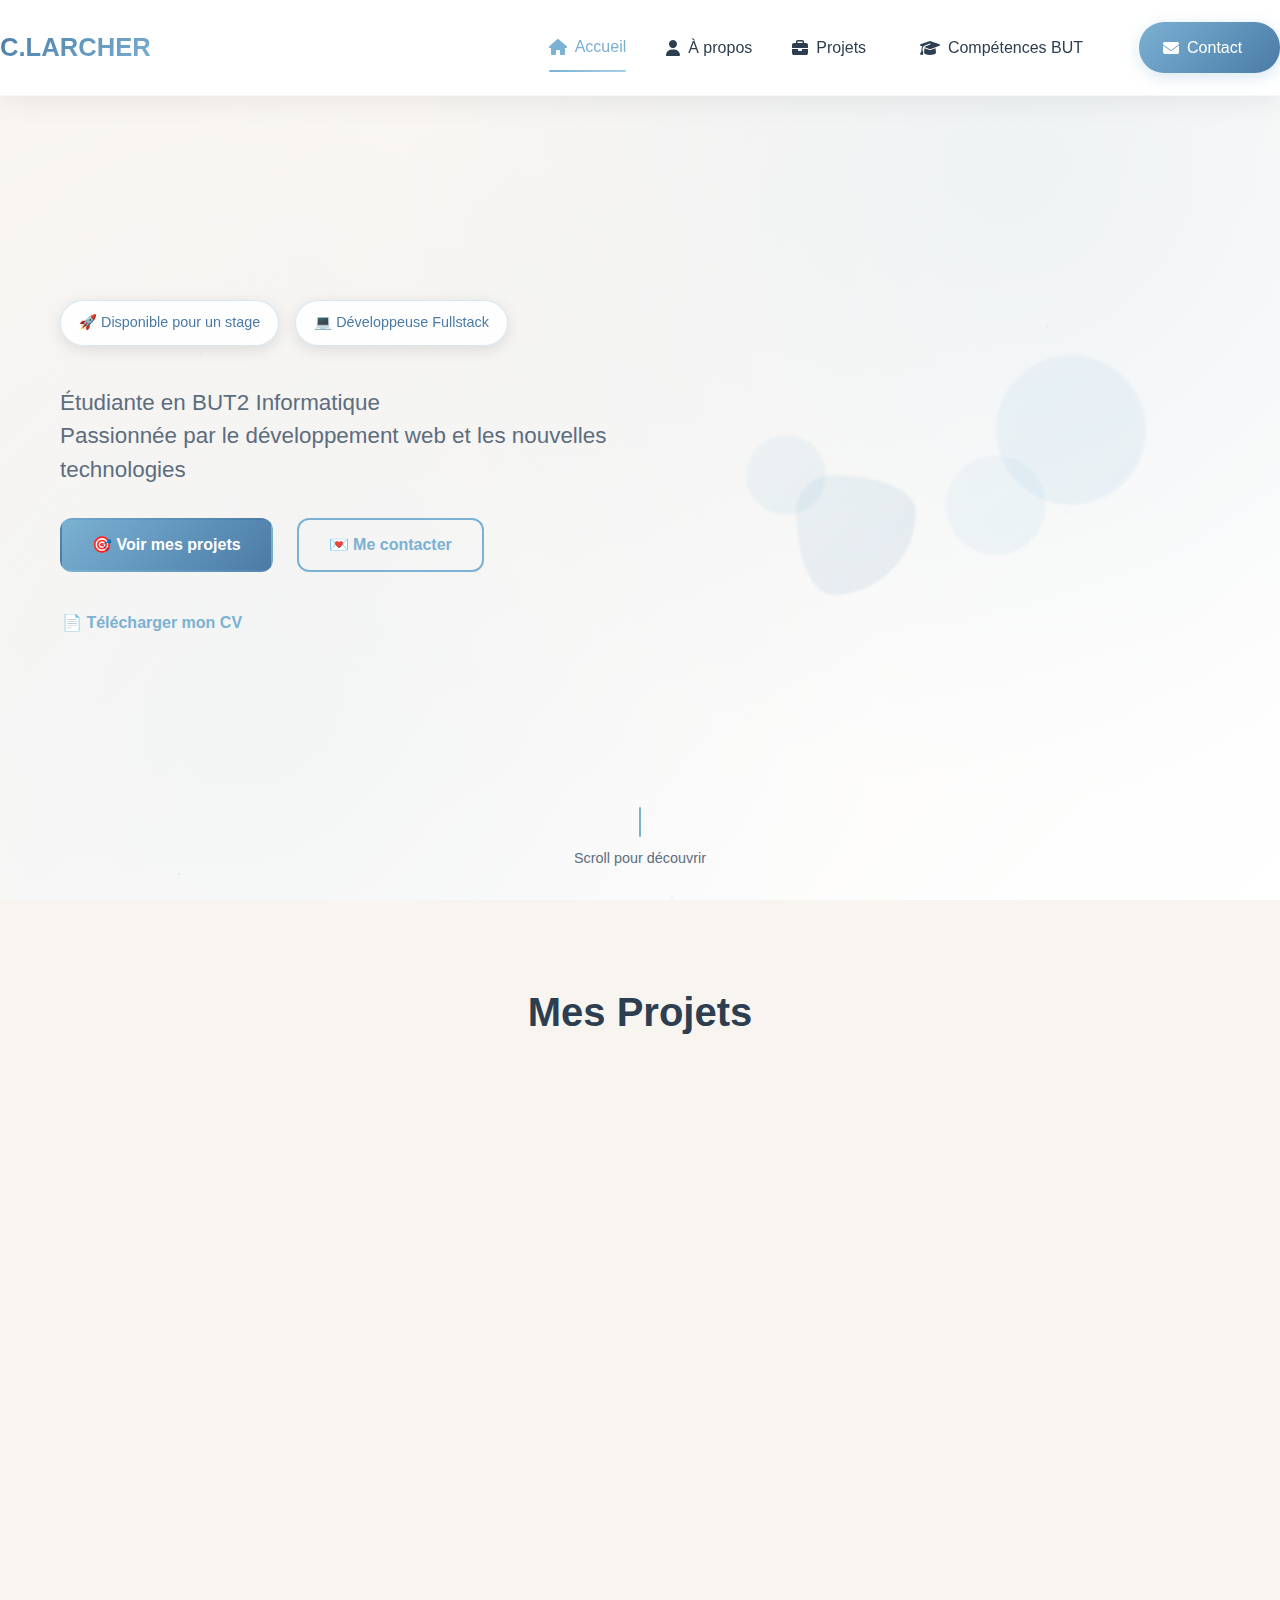
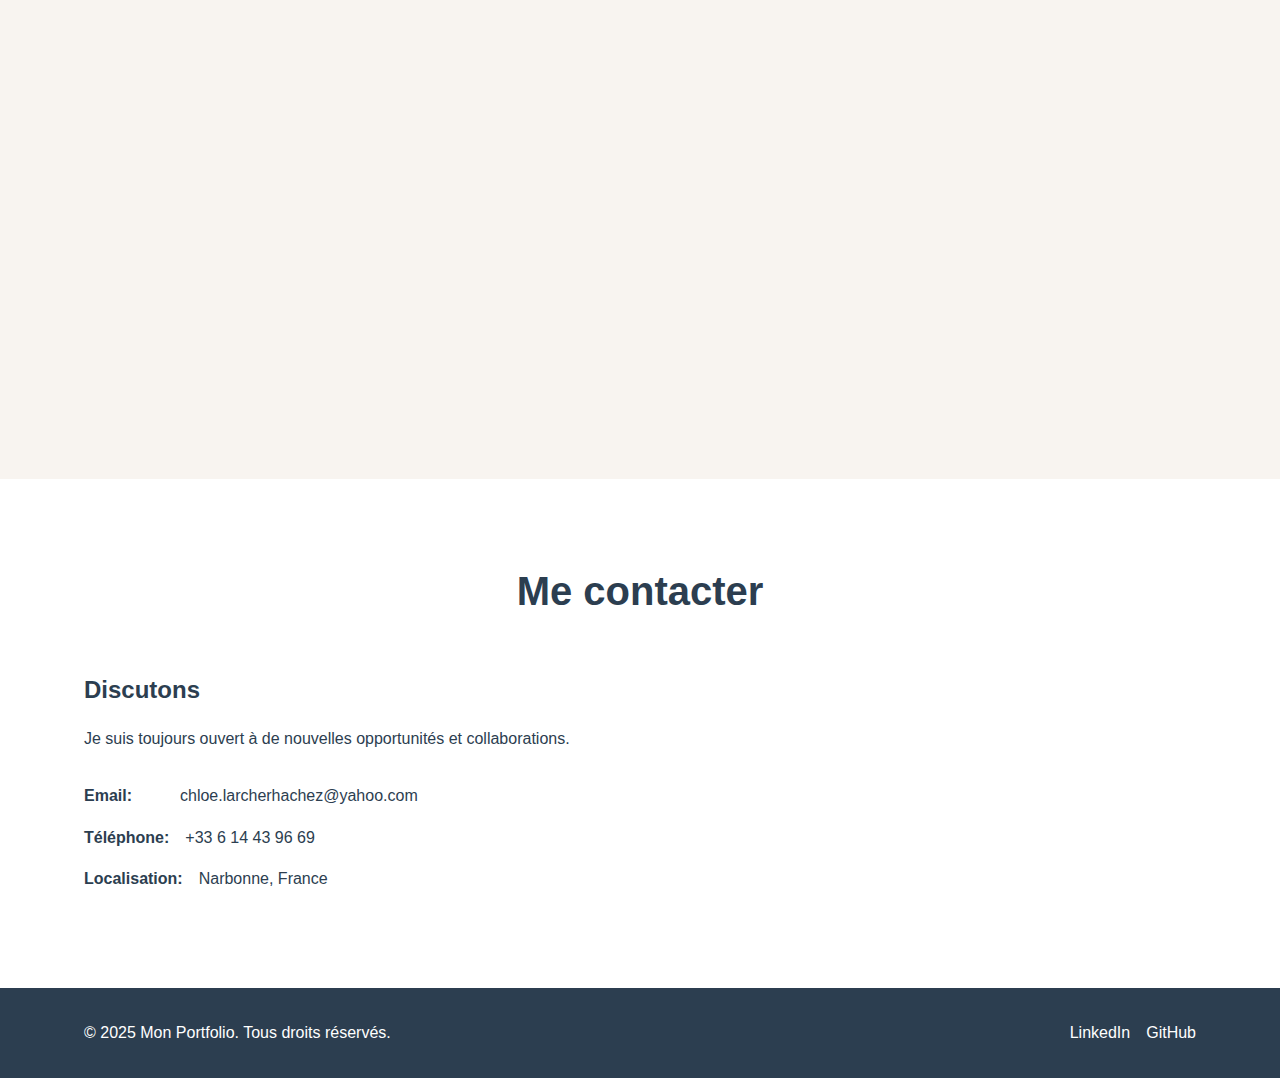
<file: index.html>
<!DOCTYPE html>
<html lang="fr">
<head>
    <meta charset="UTF-8">
    <meta name="viewport" content="width=device-width, initial-scale=1.0">
    <title>Mon Portfolio</title>
    <link rel="stylesheet" href="css/style.css">
    <link rel="stylesheet" href="https://cdnjs.cloudflare.com/ajax/libs/font-awesome/6.4.0/css/all.min.css">
</head>
<body>
    <!-- Navigation améliorée -->
<nav class="navbar">
    <div class="nav-container">
        <!-- Logo -->
        <div class="nav-logo">
            <a href="index.html">C.LARCHER</a>
        </div>

        <!-- Menu principal -->
        <nav class="nav-menu" id="navMenu">
            <a href="index.html" class="nav-link active">
                <i class="fas fa-home"></i>
                <span>Accueil</span>
            </a>
            <a href="about.html" class="nav-link">
                <i class="fas fa-user"></i>
                <span>À propos</span>
            </a>
            <a href="index.html#projects" class="nav-link">
                <i class="fas fa-briefcase"></i>
                <span>Projets</span>
            </a>
            <a href="competences.html" class="nav-link">
                <i class="fas fa-graduation-cap"></i>
                <span>Compétences BUT</span>
            </a>
            <a href="index.html#contact" class="nav-link">
                <i class="fas fa-envelope"></i>
                <span>Contact</span>
            </a>
        </nav>

        <!-- Menu hamburger -->
        <button class="hamburger" id="hamburgerBtn" aria-label="Menu" aria-expanded="false">
            <span class="hamburger-line"></span>
            <span class="hamburger-line"></span>
            <span class="hamburger-line"></span>
        </button>
    </div>

    <!-- Overlay pour mobile -->
    <div class="mobile-overlay" id="mobileOverlay"></div>
</nav>

<!-- Hero Section corrigée -->
<section class="hero">
    <div class="container">
        <div class="hero-content">
            <!-- Badge de statut -->
            <div class="hero-badges">
                <span class="badge">🚀 Disponible pour un stage</span>
                <span class="badge">💻 Développeuse Fullstack</span>
            </div>
            
            <!-- Titre principal -->
            <h1 class="hero-title">
                Chloé LARCHER
            </h1>
            
            <!-- Sous-titre -->
            <p class="hero-subtitle">
                Étudiante en BUT2 Informatique<br>
                Passionnée par le développement web et les nouvelles technologies
            </p>
            
            <!-- Appels à action -->
            <div class="hero-cta">
                <a href="#projects" class="btn btn-primary">
                    <span>🎯 Voir mes projets</span>
                </a>
                <a href="#contact" class="btn btn-outline">
                    <span>💌 Me contacter</span>
                </a>
                <a href="assets/docs/cv_chloe_larcher_hachez.pdf" class="btn btn-text" download>
                    <span>📄 Télécharger mon CV</span>
                </a>
            </div>
        </div>
        
        <div class="hero-visual">
            <div class="floating-shapes">
                <div class="shape shape-1"></div>
                <div class="shape shape-2"></div>
                <div class="shape shape-3"></div>
                <div class="shape shape-4"></div>
            </div>
        </div>
    </div>
    
    <!-- Indicateur de scroll -->
    <div class="hero-scroll">
        <div class="scroll-indicator"></div>
        <span>Scroll pour découvrir</span>
    </div>
</section>

    <!-- Projects Section -->
    <section id="projects" class="projects">
        <div class="container">
            <h2 class="section-title">Mes Projets</h2>
            <div class="projects-grid">
                <!-- Projet 1 -->
                <article class="project-card">
                    <div class="project-image">
                        <img src="assets/images/pokemon.jpg" alt="Projet 1">
                    </div>
                    <div class="project-content">
                        <h3>Jeu Pokemon TCG</h3>
                        <p>Jeu de carte Pokemon</p>
                        <div class="project-tags">
                            <span class="tag">Java</span>
                            <span class="tag">FXML</span>
                        </div>
                        <a href="project1.html" class="btn btn-outline">Voir le projet</a>
                    </div>
                </article>

                <!-- Projet 2 -->
                <article class="project-card">
                    <div class="project-image">
                        <img src="assets/images/vm.jpg" alt="Projet 2">
                    </div>
                    <div class="project-content">
                        <h3>Machines Virtuelles et Serveurs</h3>
                        <p>Création de machines virtuelles pour une cimmunication par mail</p>
                        <div class="project-tags">
                            <span class="tag">VirtualBox</span>
                            <span class="tag">Linux Ubuntu</span>
                        </div>
                        <a href="project2.html" class="btn btn-outline">Voir le projet</a>
                    </div>
                </article>

                <!-- Projet 3 -->
                <article class="project-card">
                    <div class="project-image">
                        <img src="assets/images/democrat.png" alt="Projet 3">
                    </div>
                    <div class="project-content">
                        <h3>Application web</h3>
                        <p>Application web de vote</p>
                        <div class="project-tags">
                            <span class="tag">html/css</span>
                            <span class="tag">Bulma</span>
                            <span class="tag">SQL</span>
                        </div>
                        <a href="project3.html" class="btn btn-outline">Voir le projet</a>
                    </div>
                </article>

                <article class="project-card">
                    <div class="project-image">
                        <img src="assets/images/BDD.png" alt="Projet 3">
                    </div>
                    <div class="project-content">
                        <h3>Base de Données SQL</h3>
                        <p>Gestion de cinémas</p>
                        <div class="project-tags">
                            <span class="tag">SQL</span>
                            <span class="tag">Looping</span>
                        </div>
                        <a href="project4.html" class="btn btn-outline">Voir le projet</a>
                    </div>
                </article>
            </div>
        </div>
    </section>

    <!-- Contact Section -->
    <section id="contact" class="contact">
        <div class="container">
            <h2 class="section-title">Me contacter</h2>
            <div class="contact-content">
                <div class="contact-info">
                    <h3>Discutons </h3>
                    <p>Je suis toujours ouvert à de nouvelles opportunités et collaborations.</p>
                    <div class="contact-details">
                        <div class="contact-item">
                            <strong>Email:</strong>
                            <span>chloe.larcherhachez@yahoo.com</span>
                        </div>
                        <div class="contact-item">
                            <strong>Téléphone:</strong>
                            <span>+33 6 14 43 96 69</span>
                        </div>
                        <div class="contact-item">
                            <strong>Localisation:</strong>
                            <span>Narbonne, France</span>
                        </div>
                    </div>
                </div>
<!--                <form id="contactForm" class="contact-form" method="POST">-->
<!--                    <div class="form-group">-->
<!--                        <input type="text" name="name" placeholder="Votre nom" required-->
<!--                               minlength="2" maxlength="100">-->
<!--                    </div>-->
<!--                    <div class="form-group">-->
<!--                        <input type="email" name="email" placeholder="Votre email" required>-->
<!--                    </div>-->
<!--                    <div class="form-group">-->
<!--        <textarea name="message" placeholder="Votre message" rows="5" required-->
<!--                  minlength="10" maxlength="2000"></textarea>-->
<!--                    </div>-->
<!--                    <button type="submit" class="btn btn-primary" id="submitBtn">-->
<!--                        <span class="btn-text">Envoyer le message</span>-->
<!--                        <span class="btn-loader" style="display: none;">⏳ Envoi en cours...</span>-->
<!--                    </button>-->
<!--                    <div id="formMessage" class="form-message"></div>-->
<!--                </form>-->
            </div>
        </div>
    </section>

    <!-- Footer -->
    <footer class="footer">
        <div class="container">
            <p>&copy; 2025 Mon Portfolio. Tous droits réservés.</p>
            <div class="social-links">
                <a href="https://linkedin.com/in/chloe-larcher-hachez" aria-label="LinkedIn">LinkedIn</a>
                <a href="https://github.com/chloe405" aria-label="GitHub">GitHub</a>
            </div>
        </div>
    </footer>

    <script src="js/script.js"></script>
</body>
</html>
</file>
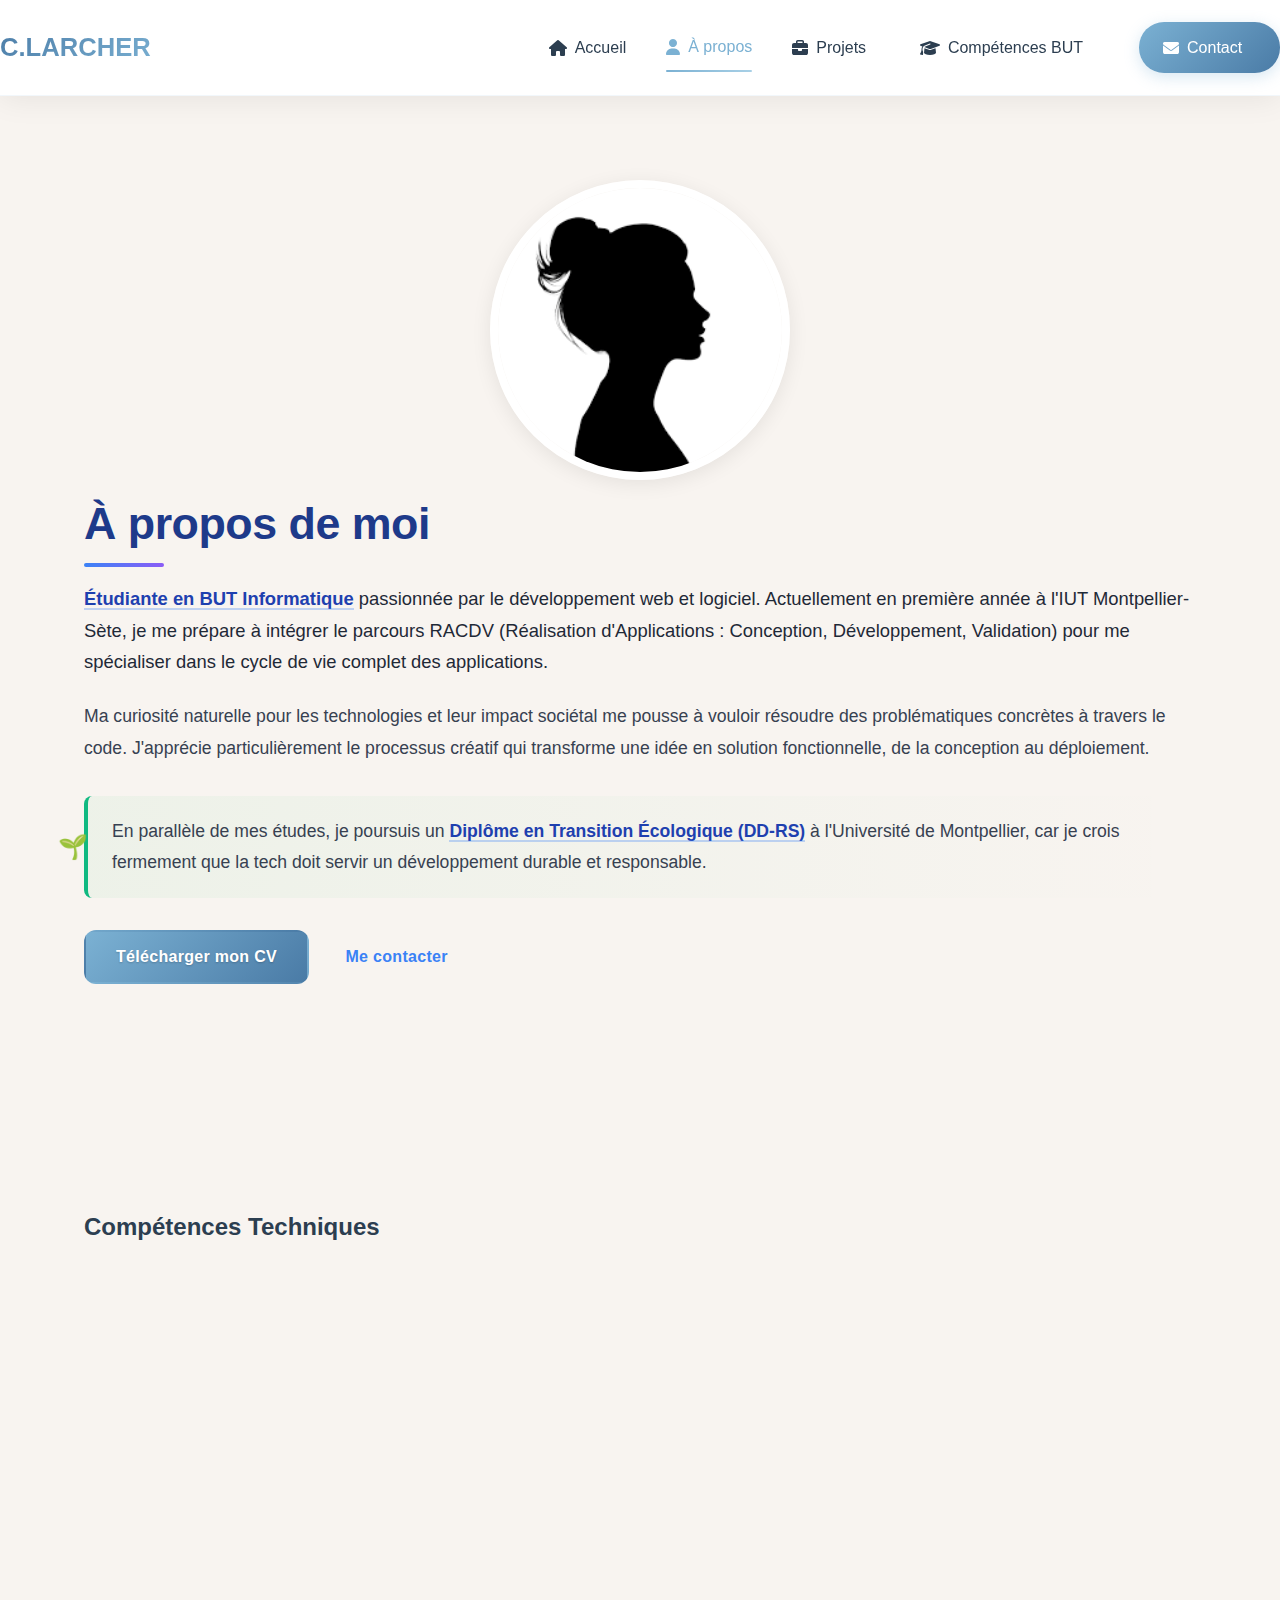
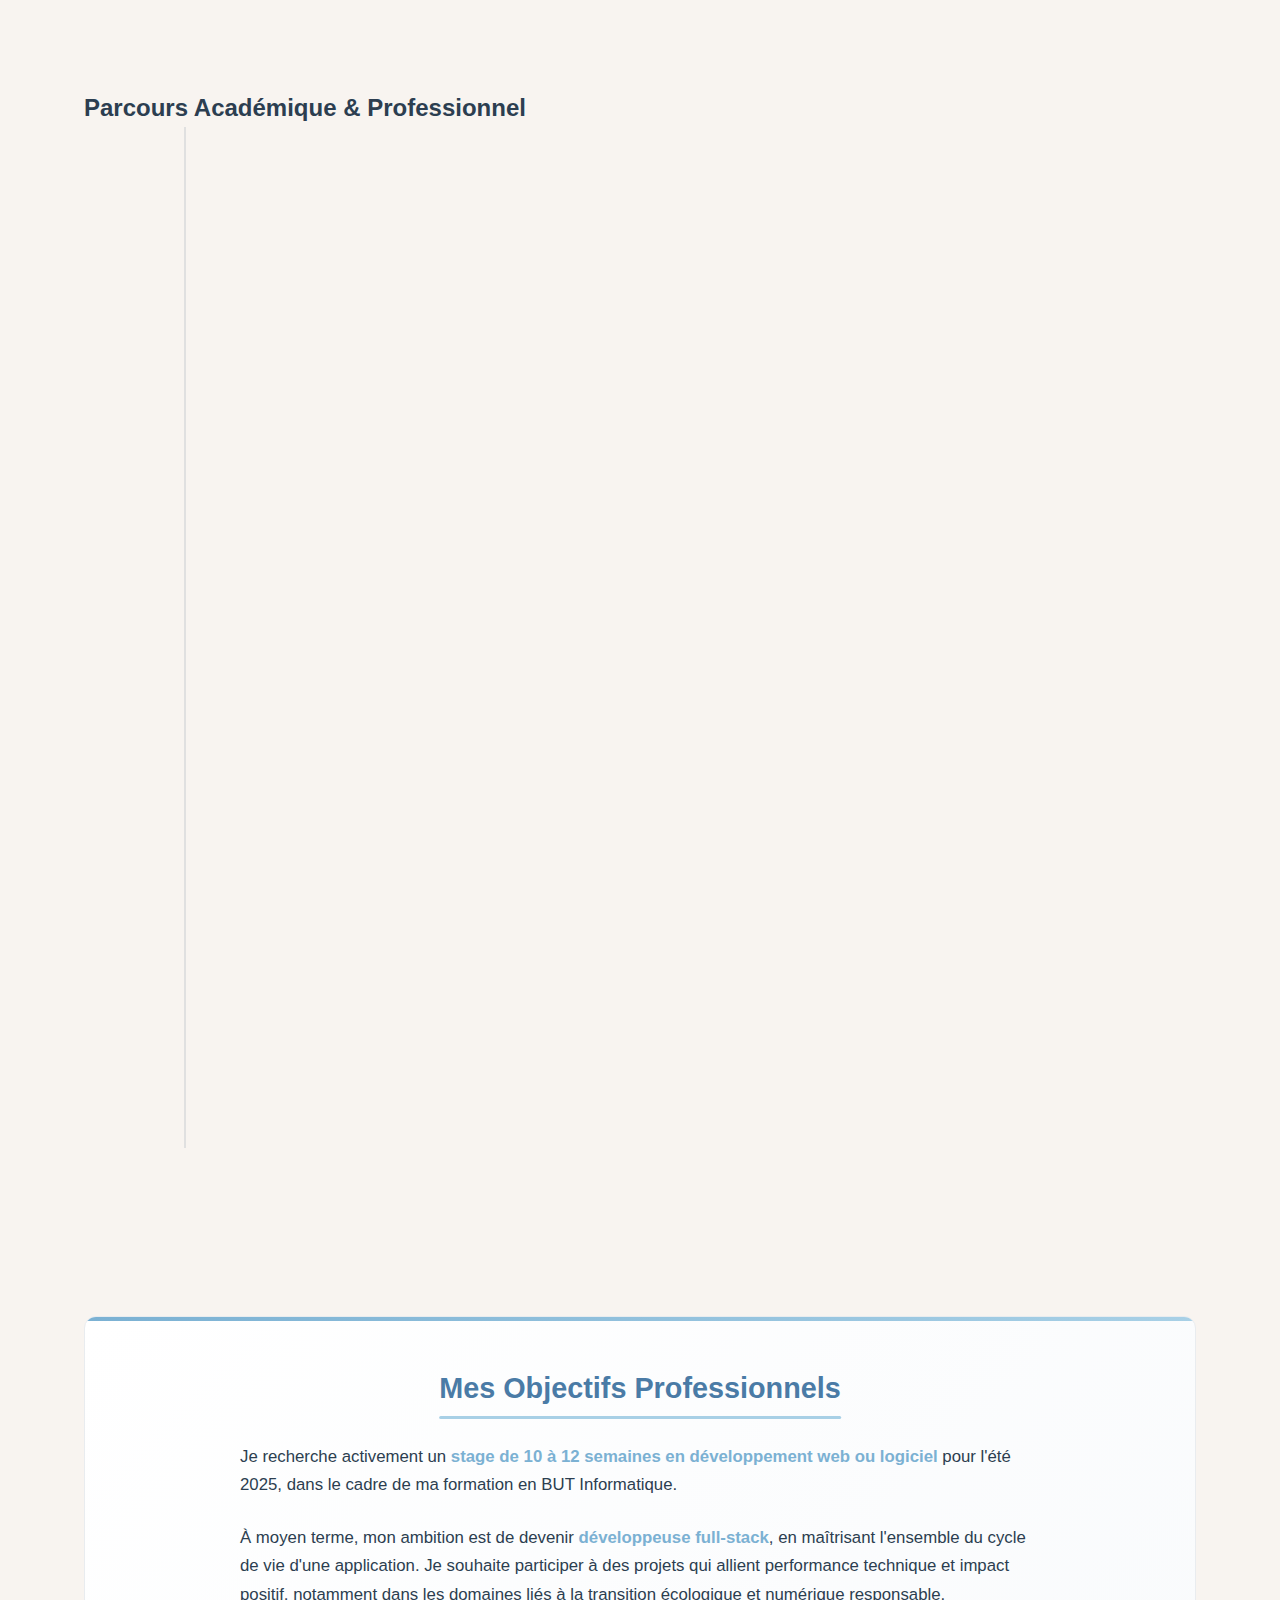
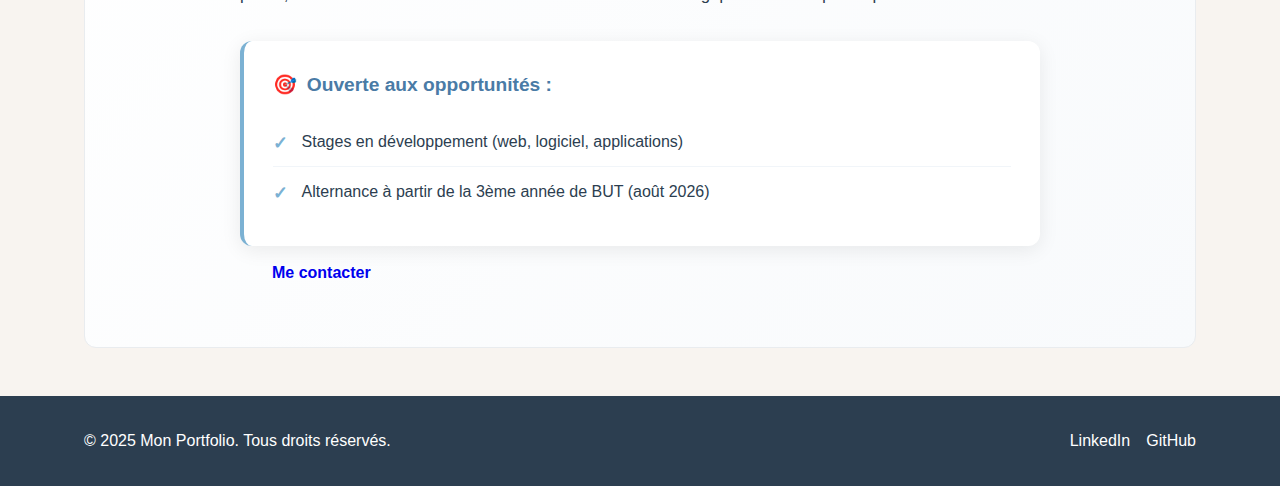
<file: about.html>
<!DOCTYPE html>
<html lang="fr">
<head>
    <meta charset="UTF-8">
    <meta name="viewport" content="width=device-width, initial-scale=1.0">
    <title>À propos - Chloe Larcher-Hachez</title>
    <link rel="stylesheet" href="css/style.css">
    <link rel="stylesheet" href="https://cdnjs.cloudflare.com/ajax/libs/font-awesome/6.4.0/css/all.min.css">

</head>
<body>
<nav class="navbar">
    <div class="nav-container">
        <!-- Logo -->
        <div class="nav-logo">
            <a href="index.html">C.LARCHER</a>
        </div>

        <!-- Menu principal -->
        <nav class="nav-menu" id="navMenu">
            <a href="index.html" class="nav-link">
                <i class="fas fa-home"></i>
                <span>Accueil</span>
            </a>
            <a href="about.html" class="nav-link active">
                <i class="fas fa-user"></i>
                <span>À propos</span>
            </a>
            <a href="index.html#projects" class="nav-link">
                <i class="fas fa-briefcase"></i>
                <span>Projets</span>
            </a>
            <a href="competences.html" class="nav-link">
                <i class="fas fa-graduation-cap"></i>
                <span>Compétences BUT</span>
            </a>
            <a href="index.html#contact" class="nav-link">
                <i class="fas fa-envelope"></i>
                <span>Contact</span>
            </a>
        </nav>

        <!-- Menu hamburger -->
        <button class="hamburger" id="hamburgerBtn" aria-label="Menu" aria-expanded="false">
            <span class="hamburger-line"></span>
            <span class="hamburger-line"></span>
            <span class="hamburger-line"></span>
        </button>
    </div>

    <!-- Overlay pour mobile -->
    <div class="mobile-overlay" id="mobileOverlay"></div>
</nav>

<main class="about-page">
    <div class="container">
        <section class="about-hero">
            <div class="about-image">
                <img src="assets/images/profile.png" alt="Photo de Chloe Larcher-Hachez">
            </div>
            <div class="about-intro">
                <h1>À propos de moi</h1>
                <p><strong>Étudiante en BUT Informatique</strong> passionnée par le développement web et logiciel. Actuellement en première année à l'IUT Montpellier-Sète, je me prépare à intégrer le parcours RACDV (Réalisation d'Applications : Conception, Développement, Validation) pour me spécialiser dans le cycle de vie complet des applications.</p>

                <p>Ma curiosité naturelle pour les technologies et leur impact sociétal me pousse à vouloir résoudre des problématiques concrètes à travers le code. J'apprécie particulièrement le processus créatif qui transforme une idée en solution fonctionnelle, de la conception au déploiement.</p>

                <p>En parallèle de mes études, je poursuis un <strong>Diplôme en Transition Écologique (DD-RS)</strong> à l'Université de Montpellier, car je crois fermement que la tech doit servir un développement durable et responsable.</p>

                <a href="assets/docs/cv_chloe_larcher_hachez.pdf" class="btn btn-primary" download>Télécharger mon CV</a>
                <a href="index.html#contact" class="btn btn-secondary">Me contacter</a>
            </div>
        </section>

        <section class="skills">
            <h2>Compétences Techniques</h2>
            <div class="skills-grid">
                <div class="skill-category">
                    <h3>Développement & Bases de données</h3>
                    <div class="skill-list">
                        <span class="skill-tag">Java</span>
                        <span class="skill-tag">HTML5</span>
                        <span class="skill-tag">CSS3</span>
                        <span class="skill-tag">Oracle SQL</span>
                        <span class="skill-tag">Programmation</span>
                    </div>
                </div>
                <div class="skill-category">
                    <h3>Outils & Méthodologies</h3>
                    <div class="skill-list">
                        <span class="skill-tag">Git</span>
                        <span class="skill-tag">Méthodes agiles</span>
                        <span class="skill-tag">Gestion de projet</span>
                        <span class="skill-tag">Analyse de données</span>
                    </div>
                </div>
                <div class="skill-category">
                    <h3>Soft Skills & Langues</h3>
                    <div class="skill-list">
                        <span class="skill-tag">Service client</span>
                        <span class="skill-tag">Travail d'équipe</span>
                        <span class="skill-tag">Anglais (Professionnel)</span>
                        <span class="skill-tag">Espagnol (Notions)</span>
                    </div>
                </div>
            </div>
        </section>

        <section class="experience">
            <h2>Parcours Académique & Professionnel</h2>
            <div class="timeline-compact">
                <!-- Formation principale - BUT -->
                <div class="timeline-item">
                    <div class="timeline-date">2024 - 2027</div>
                    <div class="timeline-content">
                        <h3>BUT Informatique</h3>
                        <p>IUT Montpellier-Sète • Montpellier</p>
                        <p>Formation intensive aux fondamentaux de l'informatique : algorithmique, développement (Java, Web), bases de données (SQL), gestion de projet. Préparation au parcours RACDV en 2ème année.</p>
                        <span class="skill-tag">Java</span>
                        <span class="skill-tag">SQL</span>
                        <span class="skill-tag">HTML/CSS</span>
                    </div>
                </div>

                <!-- Formation complémentaire -->
                <div class="timeline-item">
                    <div class="timeline-date">2025 - 2026</div>
                    <div class="timeline-content">
                        <h3>Diplôme Transition Écologique DD-RS</h3>
                        <p>Université de Montpellier • Montpellier</p>
                        <p>Formation complémentaire sur les enjeux du développement durable, de la responsabilité sociétale et de l'écologie dans les organisations.</p>
                    </div>
                </div>

                <!-- Certification récente -->
                <div class="timeline-item">
                    <div class="timeline-date">Décembre 2025</div>
                    <div class="timeline-content">
                        <h3>Participant à la Nuit de l'Info 2025</h3>
                        <p>IUT de Montpellier-Sète / Polytech Montpellier</p>
                        <p>Participation à un hackathon étudiant national centré sur le développement web et la création de solutions informatiques innovantes en équipe.</p>
                        <span class="skill-tag">Travail en équipe</span>
                        <span class="skill-tag">Développement web</span>
                    </div>
                </div>

                <!-- Expérience professionnelle 1 -->
                <div class="timeline-item">
                    <div class="timeline-date">Juillet - Août 2025</div>
                    <div class="timeline-content">
                        <h3>Serveuse - Barmaid</h3>
                        <p>La Brasserie du pont du diable • Aniane</p>
                        <p>Service en salle et au bar, préparation de boissons, accueil et conseil clients, gestion de caisse et travail en équipe dans un environnement dynamique.</p>
                        <span class="skill-tag">Service client</span>
                        <span class="skill-tag">Travail d'équipe</span>
                        <span class="skill-tag">Gestion de stress</span>
                    </div>
                </div>

                <!-- Expérience professionnelle 2 -->
                <div class="timeline-item">
                    <div class="timeline-date">Août 2022</div>
                    <div class="timeline-content">
                        <h3>Adjoint administratif</h3>
                        <p>Mairie de Mons la Trivalle • Mons la Trivalle</p>
                        <p>Accueil du public et réalisation de diverses tâches administratives et de gestion pour la mairie.</p>
                        <span class="skill-tag">Administratif</span>
                        <span class="skill-tag">Relation publique</span>
                    </div>
                </div>
            </div>
        </section>

        <section class="objectives">
            <h2>Mes Objectifs Professionnels</h2>
            <div class="objectives-content">
                <p>Je recherche activement un <strong>stage de 10 à 12 semaines en développement web ou logiciel</strong> pour l'été 2025, dans le cadre de ma formation en BUT Informatique.</p>
                <p>À moyen terme, mon ambition est de devenir <strong>développeuse full-stack</strong>, en maîtrisant l'ensemble du cycle de vie d'une application. Je souhaite participer à des projets qui allient performance technique et impact positif, notamment dans les domaines liés à la transition écologique et numérique responsable.</p>
                <div class="opportunities">
                    <h3>Ouverte aux opportunités :</h3>
                    <ul>
                        <li>Stages en développement (web, logiciel, applications)</li>
                        <li>Alternance à partir de la 3ème année de BUT (août 2026)</li>
                    </ul>
                </div>
                <a href="index.html#contact" class="btn btn-secondary">Me contacter</a>
            </div>
        </section>
    </div>
</main>

<footer class="footer">
    <div class="container">
        <p>&copy; 2025 Mon Portfolio. Tous droits réservés.</p>
        <div class="social-links">
            <a href="https://linkedin.com/in/chloe-larcher-hachez" aria-label="LinkedIn">LinkedIn</a>
            <a href="https://github.com/chloe405" aria-label="GitHub">GitHub</a>
        </div>
    </div>
</footer>

<script src="js/script.js"></script>
</body>
</html>
</file>
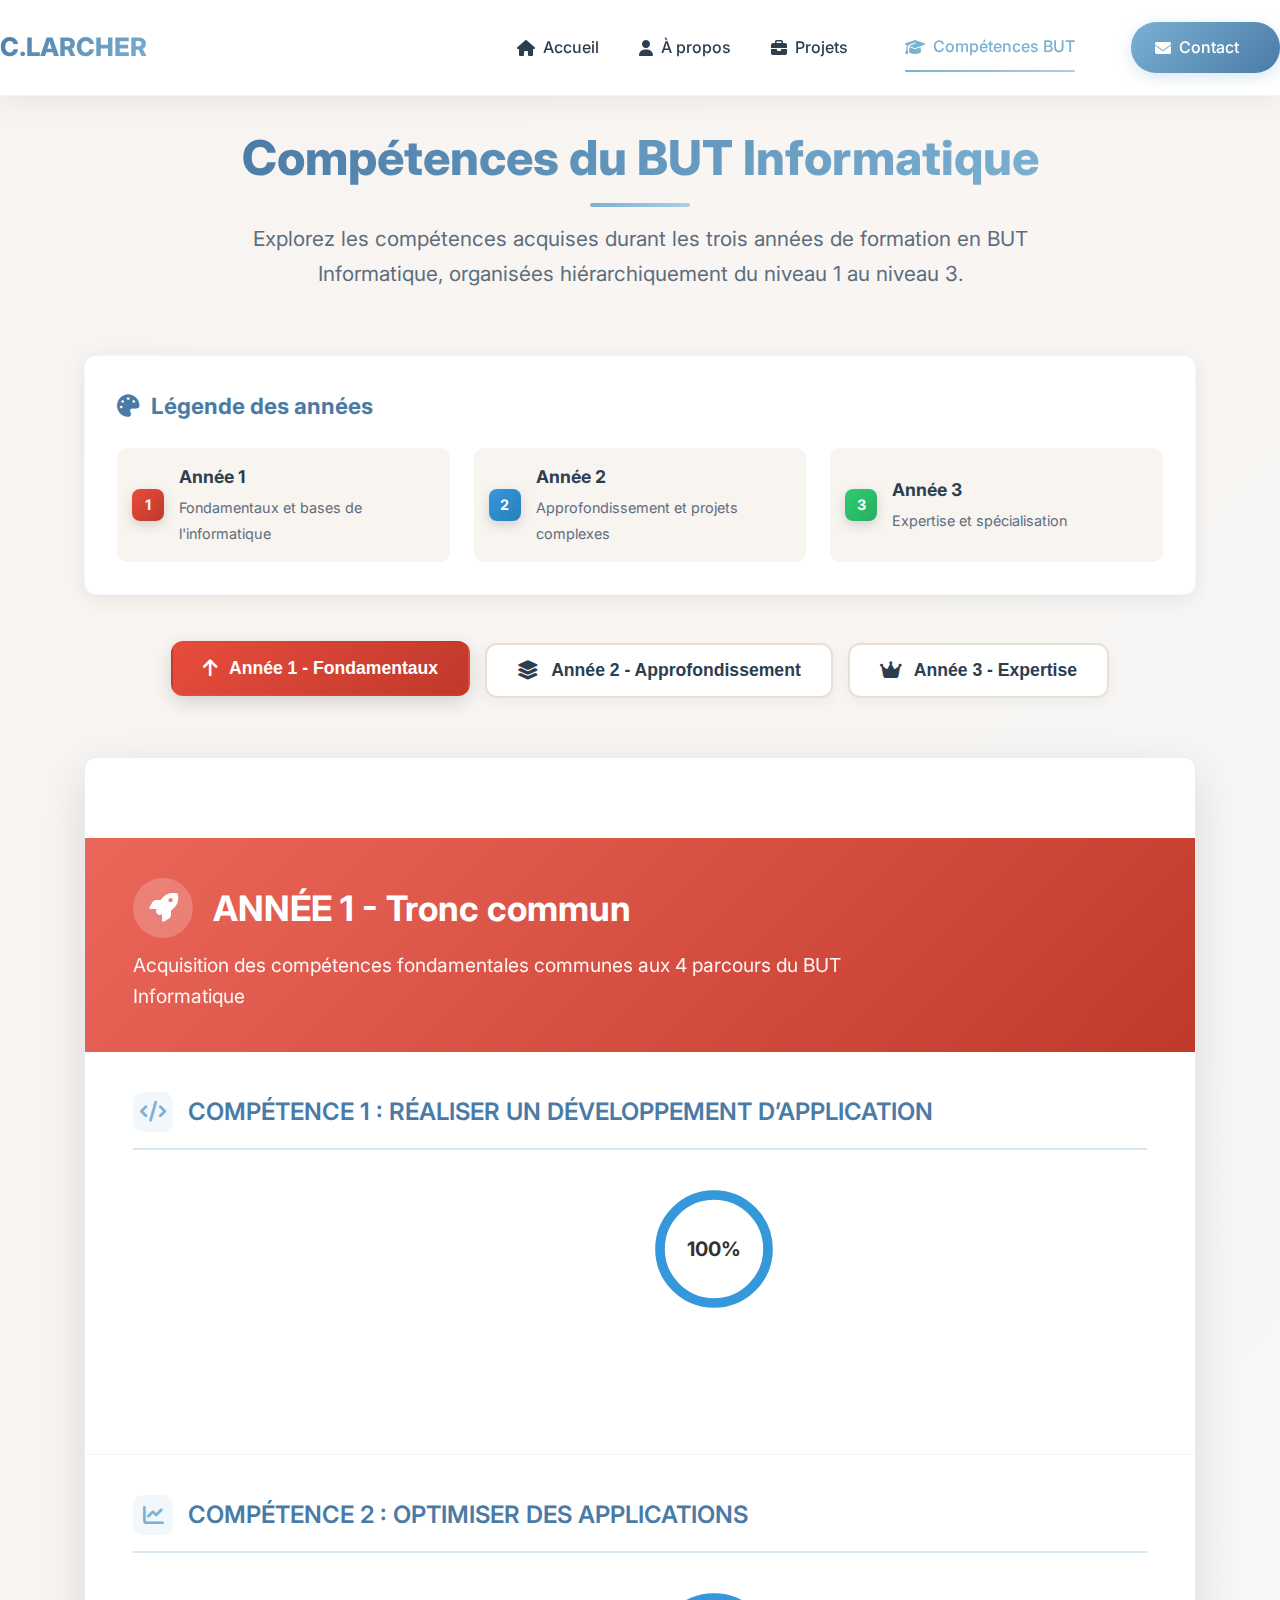
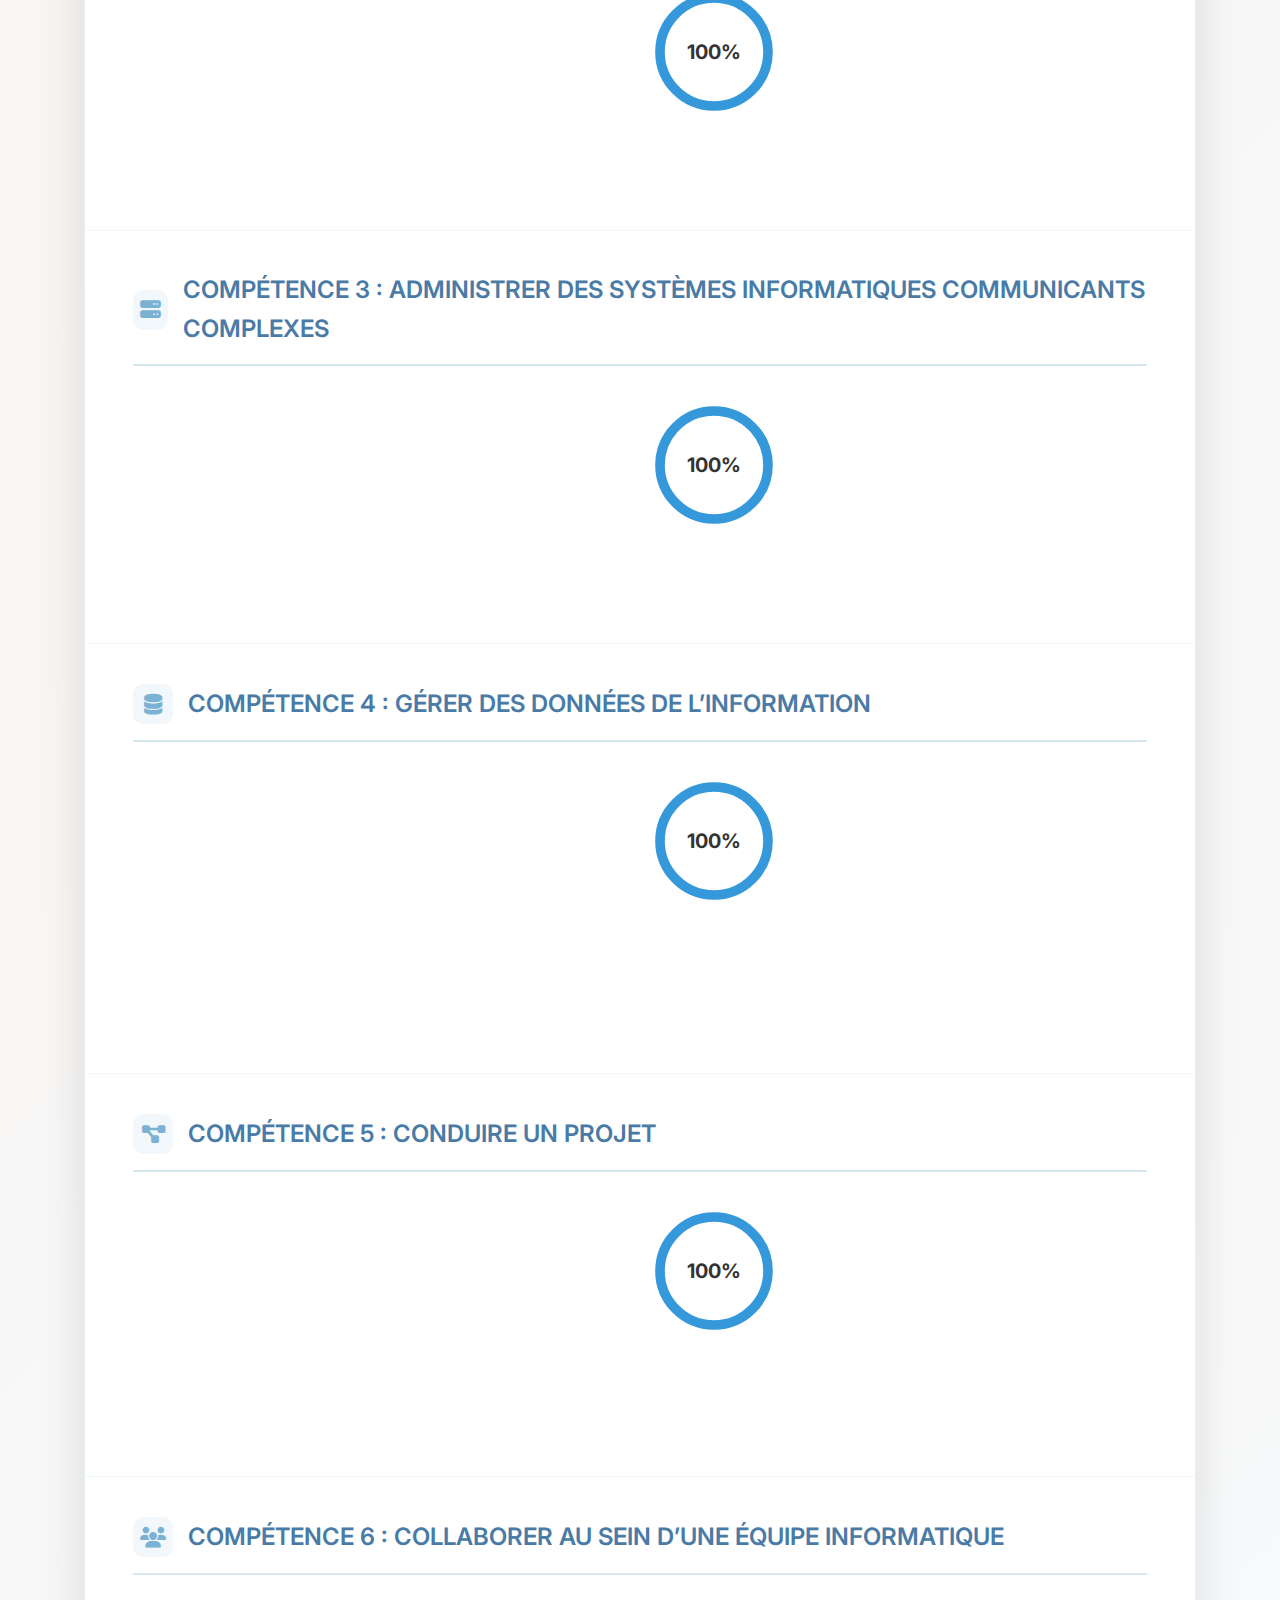
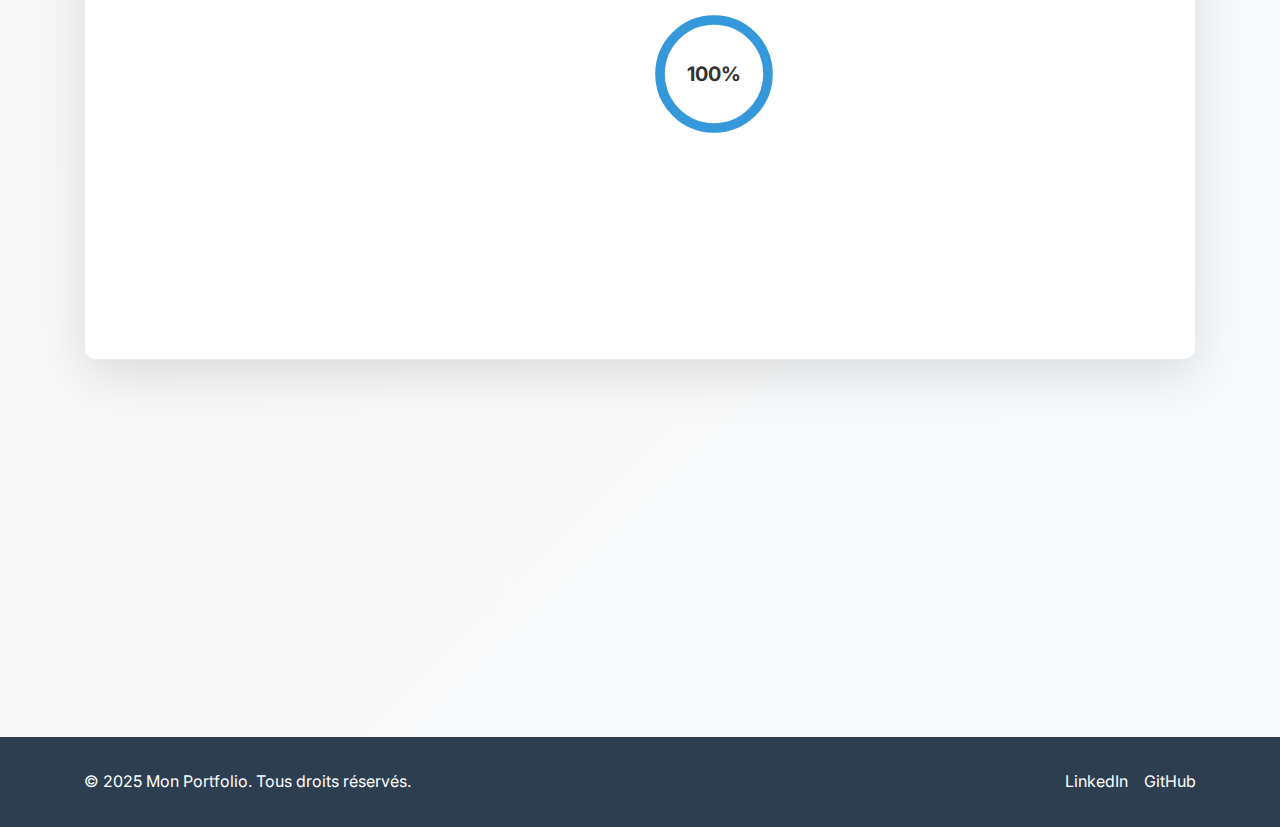
<file: competences.html>
<!DOCTYPE html>
<html lang="fr">
<head>
    <meta charset="UTF-8">
    <meta name="viewport" content="width=device-width, initial-scale=1.0">
    <title>Compétences BUT Informatique | Mon Portfolio</title>
    <link rel="stylesheet" href="css/style.css">
    <link rel="stylesheet" href="https://cdnjs.cloudflare.com/ajax/libs/font-awesome/6.4.0/css/all.min.css">
    <link href="https://fonts.googleapis.com/css2?family=Inter:wght@300;400;500;600;700;800&display=swap" rel="stylesheet">
</head>
<body>
<!-- Navigation principale -->
<nav class="navbar">
    <div class="nav-container">
        <!-- Logo -->
        <div class="nav-logo">
            <a href="index.html">C.LARCHER</a>
        </div>

        <!-- Menu principal -->
        <nav class="nav-menu" id="navMenu">
            <a href="index.html" class="nav-link">
                <i class="fas fa-home"></i>
                <span>Accueil</span>
            </a>
            <a href="about.html" class="nav-link">
                <i class="fas fa-user"></i>
                <span>À propos</span>
            </a>
            <a href="index.html#projects" class="nav-link">
                <i class="fas fa-briefcase"></i>
                <span>Projets</span>
            </a>
            <a href="competences.html" class="nav-link active">
                <i class="fas fa-graduation-cap"></i>
                <span>Compétences BUT</span>
            </a>
            <a href="index.html#contact" class="nav-link">
                <i class="fas fa-envelope"></i>
                <span>Contact</span>
            </a>
        </nav>

        <!-- Menu hamburger -->
        <button class="hamburger" id="hamburgerBtn" aria-label="Menu" aria-expanded="false">
            <span class="hamburger-line"></span>
            <span class="hamburger-line"></span>
            <span class="hamburger-line"></span>
        </button>
    </div>

    <!-- Overlay pour mobile -->
    <div class="mobile-overlay" id="mobileOverlay"></div>
</nav>

<!-- Page des compétences -->
<main class="page-competences">
    <div class="container">
        <header class="page-header-competences">
            <h1>Compétences du BUT Informatique</h1>
            <p class="lead">Explorez les compétences acquises durant les trois années de formation en BUT Informatique, organisées hiérarchiquement du niveau 1 au niveau 3.</p>
        </header>

        <!-- Légende des couleurs -->
        <section class="legend-annees">
            <h3><i class="fas fa-palette"></i> Légende des années</h3>
            <div class="legend-grid">
                <div class="legend-item">
                    <div class="legend-color" style="background: linear-gradient(135deg, #e74c3c 0%, #c0392b 100%);">1</div>
                    <div class="legend-content">
                        <strong>Année 1</strong>
                        <span>Fondamentaux et bases de l'informatique</span>
                    </div>
                </div>
                <div class="legend-item">
                    <div class="legend-color" style="background: linear-gradient(135deg, #3498db 0%, #2980b9 100%);">2</div>
                    <div class="legend-content">
                        <strong>Année 2</strong>
                        <span>Approfondissement et projets complexes</span>
                    </div>
                </div>
                <div class="legend-item">
                    <div class="legend-color" style="background: linear-gradient(135deg, #2ecc71 0%, #27ae60 100%);">3</div>
                    <div class="legend-content">
                        <strong>Année 3</strong>
                        <span>Expertise et spécialisation</span>
                    </div>
                </div>
            </div>
        </section>

        <!-- Navigation par année -->
        <div class="nav-annees">
            <button class="nav-annee-btn active" data-annee="1">
                <i class="fas fa-arrow-up"></i>
                Année 1 - Fondamentaux
            </button>
            <button class="nav-annee-btn" data-annee="2">
                <i class="fas fa-layer-group"></i>
                Année 2 - Approfondissement
            </button>
            <button class="nav-annee-btn" data-annee="3">
                <i class="fas fa-crown"></i>
                Année 3 - Expertise
            </button>
        </div>

        <!-- Année 1 - Tous parcours -->
        <section class="section-annee annee-1 active" id="annee1">
            <div class="annee-header">
                <h2>
                    <i class="fas fa-rocket"></i>
                    ANNÉE 1 - Tronc commun
                </h2>
                <p>Acquisition des compétences fondamentales communes aux 4 parcours du BUT Informatique</p>
            </div>

            <!-- Compétence 1 : Réaliser -->
            <div class="categorie-competences">
                <h3><i class="fas fa-code"></i> COMPÉTENCE 1 : RÉALISER UN DÉVELOPPEMENT D’APPLICATION</h3>
                <div class="grille-competences">
                    <div class="carte-competence">
                        <span class="badge-niveau">Niveau 1</span>
                        <h4>Développer des applications informatiques simples</h4>
                        <p>Implémenter des conceptions simples et développer des interfaces utilisateurs</p>
                        <div class="details-competence">
                            <div class="contenu-details">
                                <h5><i class="fas fa-info-circle"></i> Apprentissages critiques</h5>
                                <ul>
                                    <li>Implémenter des conceptions simples</li>
                                    <li>Élaborer des conceptions simples</li>
                                    <li>Faire des essais et évaluer leurs résultats</li>
                                    <li>Développer des interfaces utilisateurs</li>
                                </ul>
                            </div>
                        </div>
                    </div>
                    <div class="circular-progress" data-percent="100">
                        <svg viewBox="0 0 100 100">
                            <circle cx="50" cy="50" r="45" class="circular-bg"></circle>
                            <circle cx="50" cy="50" r="45" class="circular-fill"></circle>
                        </svg>
                        <div class="circular-text">100%</div>
                    </div>

                    <script>
                        // Pour animer la barre
                        function animateCircularProgress(element) {
                            const percent = element.getAttribute('data-percent');
                            const fill = element.querySelector('.circular-fill');
                            const text = element.querySelector('.circular-text');

                            // Calcul de l'animation
                            const radius = 45;
                            const circumference = 2 * Math.PI * radius;
                            const offset = circumference - (percent / 100) * circumference;

                            fill.style.strokeDasharray = circumference;
                            fill.style.strokeDashoffset = circumference;

                            setTimeout(() => {
                                fill.style.strokeDashoffset = offset;
                                text.textContent = percent + '%';
                            }, 100);
                        }

                        // Animer toutes les barres au chargement
                        document.querySelectorAll('.circular-progress').forEach(animateCircularProgress);

                        // Pour changer la couleur
                        function setProgressColor(element, color) {
                            element.querySelector('.circular-fill').style.stroke = color;
                        }
                    </script>
                </div>

            </div>

            <!-- Compétence 2 : Optimiser -->
            <div class="categorie-competences">
                <h3><i class="fas fa-chart-line"></i> COMPÉTENCE 2 : OPTIMISER DES APPLICATIONS</h3>
                <div class="grille-competences">
                    <div class="carte-competence">
                        <span class="badge-niveau">Niveau 1</span>
                        <h4>Appréhender et construire des algorithmes</h4>
                        <p>Analyser un problème avec méthode et comparer des algorithmes</p>
                        <div class="details-competence">
                            <div class="contenu-details">
                                <h5><i class="fas fa-info-circle"></i> Apprentissages critiques</h5>
                                <ul>
                                    <li>Analyser un problème avec méthode</li>
                                    <li>Comparer des algorithmes pour des problèmes classiques</li>
                                    <li>Formaliser et mettre en œuvre des outils mathématiques</li>
                                </ul>
                            </div>
                        </div>
                    </div>
                    <div class="circular-progress" data-percent="100">
                        <svg viewBox="0 0 100 100">
                            <circle cx="50" cy="50" r="45" class="circular-bg"></circle>
                            <circle cx="50" cy="50" r="45" class="circular-fill"></circle>
                        </svg>
                        <div class="circular-text">100%</div>
                    </div>

                    <script>
                        // Pour animer la barre
                        function animateCircularProgress(element) {
                            const percent = element.getAttribute('data-percent');
                            const fill = element.querySelector('.circular-fill');
                            const text = element.querySelector('.circular-text');

                            // Calcul de l'animation
                            const radius = 45;
                            const circumference = 2 * Math.PI * radius;
                            const offset = circumference - (percent / 100) * circumference;

                            fill.style.strokeDasharray = circumference;
                            fill.style.strokeDashoffset = circumference;

                            setTimeout(() => {
                                fill.style.strokeDashoffset = offset;
                                text.textContent = percent + '%';
                            }, 100);
                        }

                        // Animer toutes les barres au chargement
                        document.querySelectorAll('.circular-progress').forEach(animateCircularProgress);

                        // Pour changer la couleur
                        function setProgressColor(element, color) {
                            element.querySelector('.circular-fill').style.stroke = color;
                        }
                    </script>
                </div>
            </div>

            <!-- Compétence 3 : Administrer -->
            <div class="categorie-competences">
                <h3><i class="fas fa-server"></i> COMPÉTENCE 3 : ADMINISTRER DES SYSTÈMES INFORMATIQUES COMMUNICANTS COMPLEXES</h3>
                <div class="grille-competences">
                    <div class="carte-competence">
                        <span class="badge-niveau">Niveau 1</span>
                        <h4>Installer et configurer un poste de travail</h4>
                        <p>Identifier les composants d'un système et configurer un poste dans un réseau</p>
                        <div class="details-competence">
                            <div class="contenu-details">
                                <h5><i class="fas fa-info-circle"></i> Apprentissages critiques</h5>
                                <ul>
                                    <li>Identifier les composants matériels et logiciels</li>
                                    <li>Utiliser les fonctionnalités d'un système multiutilisateurs</li>
                                    <li>Installer et configurer un système d'exploitation</li>
                                    <li>Configurer un poste dans un réseau d'entreprise</li>
                                </ul>
                            </div>
                        </div>
                    </div>
                    <div class="circular-progress" data-percent="100">
                        <svg viewBox="0 0 100 100">
                            <circle cx="50" cy="50" r="45" class="circular-bg"></circle>
                            <circle cx="50" cy="50" r="45" class="circular-fill"></circle>
                        </svg>
                        <div class="circular-text">100%</div>
                    </div>

                    <script>
                        // Pour animer la barre
                        function animateCircularProgress(element) {
                            const percent = element.getAttribute('data-percent');
                            const fill = element.querySelector('.circular-fill');
                            const text = element.querySelector('.circular-text');

                            // Calcul de l'animation
                            const radius = 45;
                            const circumference = 2 * Math.PI * radius;
                            const offset = circumference - (percent / 100) * circumference;

                            fill.style.strokeDasharray = circumference;
                            fill.style.strokeDashoffset = circumference;

                            setTimeout(() => {
                                fill.style.strokeDashoffset = offset;
                                text.textContent = percent + '%';
                            }, 100);
                        }

                        // Animer toutes les barres au chargement
                        document.querySelectorAll('.circular-progress').forEach(animateCircularProgress);

                        // Pour changer la couleur
                        function setProgressColor(element, color) {
                            element.querySelector('.circular-fill').style.stroke = color;
                        }
                    </script>
                </div>
            </div>

            <!-- Compétence 4 : Gérer les données -->
            <div class="categorie-competences">
                <h3><i class="fas fa-database"></i> COMPÉTENCE 4 : GÉRER DES DONNÉES DE L’INFORMATION</h3>
                <div class="grille-competences">
                    <div class="carte-competence">
                        <span class="badge-niveau">Niveau 1</span>
                        <h4>Concevoir et mettre en place une base de données à partir d'un cahier des charges client</h4>
                        <p>Mettre à jour, interroger et concevoir une base de données relationnelle</p>
                        <div class="details-competence">
                            <div class="contenu-details">
                                <h5><i class="fas fa-info-circle"></i> Apprentissages critiques</h5>
                                <ul>
                                    <li>Mettre à jour et interroger une base de données relationnelle</li>
                                    <li>Visualiser des données</li>
                                    <li>Concevoir une base de données relationnelle à partir d'un cahier des charges</li>
                                </ul>
                            </div>
                        </div>
                    </div>

                <div class="circular-progress" data-percent="100">
                    <svg viewBox="0 0 100 100">
                        <circle cx="50" cy="50" r="45" class="circular-bg"></circle>
                        <circle cx="50" cy="50" r="45" class="circular-fill"></circle>
                    </svg>
                    <div class="circular-text">100%</div>
                </div>

                <script>
                    // Pour animer la barre
                    function animateCircularProgress(element) {
                        const percent = element.getAttribute('data-percent');
                        const fill = element.querySelector('.circular-fill');
                        const text = element.querySelector('.circular-text');

                        // Calcul de l'animation
                        const radius = 45;
                        const circumference = 2 * Math.PI * radius;
                        const offset = circumference - (percent / 100) * circumference;

                        fill.style.strokeDasharray = circumference;
                        fill.style.strokeDashoffset = circumference;

                        setTimeout(() => {
                            fill.style.strokeDashoffset = offset;
                            text.textContent = percent + '%';
                        }, 100);
                    }

                    // Animer toutes les barres au chargement
                    document.querySelectorAll('.circular-progress').forEach(animateCircularProgress);

                    // Pour changer la couleur
                    function setProgressColor(element, color) {
                        element.querySelector('.circular-fill').style.stroke = color;
                    }
                </script>
                </div>
            </div>

            <!-- Compétence 5 : Conduire -->
            <div class="categorie-competences">
                <h3><i class="fas fa-project-diagram"></i> COMPÉTENCE 5 : CONDUIRE UN PROJET</h3>
                <div class="grille-competences">
                    <div class="carte-competence">
                        <span class="badge-niveau">Niveau 1</span>
                        <h4>Identifier les besoins métiers des clients et des utilisateurs</h4>
                        <p>Appréhender les besoins et identifier les acteurs d'un projet</p>
                        <div class="details-competence">
                            <div class="contenu-details">
                                <h5><i class="fas fa-info-circle"></i> Apprentissages critiques</h5>
                                <ul>
                                    <li>Appréhender les besoins du client et de l'utilisateur</li>
                                    <li>Mettre en place les outils de gestion de projet</li>
                                    <li>Identifier les acteurs et les phases d'un cycle de développement</li>
                                </ul>
                            </div>
                        </div>
                    </div>
                    <div class="circular-progress" data-percent="100">
                        <svg viewBox="0 0 100 100">
                            <circle cx="50" cy="50" r="45" class="circular-bg"></circle>
                            <circle cx="50" cy="50" r="45" class="circular-fill"></circle>
                        </svg>
                        <div class="circular-text">100%</div>
                    </div>

                    <script>
                        // Pour animer la barre
                        function animateCircularProgress(element) {
                            const percent = element.getAttribute('data-percent');
                            const fill = element.querySelector('.circular-fill');
                            const text = element.querySelector('.circular-text');

                            // Calcul de l'animation
                            const radius = 45;
                            const circumference = 2 * Math.PI * radius;
                            const offset = circumference - (percent / 100) * circumference;

                            fill.style.strokeDasharray = circumference;
                            fill.style.strokeDashoffset = circumference;

                            setTimeout(() => {
                                fill.style.strokeDashoffset = offset;
                                text.textContent = percent + '%';
                            }, 100);
                        }

                        // Animer toutes les barres au chargement
                        document.querySelectorAll('.circular-progress').forEach(animateCircularProgress);

                        // Pour changer la couleur
                        function setProgressColor(element, color) {
                            element.querySelector('.circular-fill').style.stroke = color;
                        }
                    </script>
                </div>
            </div>

            <!-- Compétence 6 : Collaborer -->
            <div class="categorie-competences">
                <h3><i class="fas fa-users"></i> COMPÉTENCE 6 : COLLABORER AU SEIN D’UNE ÉQUIPE INFORMATIQUE</h3>
                <div class="grille-competences">
                    <div class="carte-competence">
                        <span class="badge-niveau">Niveau 1</span>
                        <h4>Identifier ses aptitudes pour travailler dans une équipe</h4>
                        <p>Appréhender l'écosystème numérique et acquérir des compétences interpersonnelles</p>
                        <div class="details-competence">
                            <div class="contenu-details">
                                <h5><i class="fas fa-info-circle"></i> Apprentissages critiques</h5>
                                <ul>
                                    <li>Appréhender l'écosystème numérique</li>
                                    <li>Découvrir les aptitudes requises selon les secteurs</li>
                                    <li>Identifier les statuts et rôles dans une équipe pluridisciplinaire</li>
                                    <li>Acquérir les compétences interpersonnelles pour travailler en équipe</li>
                                </ul>
                            </div>
                        </div>
                    </div>
                    <div class="circular-progress" data-percent="100">
                        <svg viewBox="0 0 100 100">
                            <circle cx="50" cy="50" r="45" class="circular-bg"></circle>
                            <circle cx="50" cy="50" r="45" class="circular-fill"></circle>
                        </svg>
                        <div class="circular-text">100%</div>
                    </div>

                    <script>
                        // Pour animer la barre
                        function animateCircularProgress(element) {
                            const percent = element.getAttribute('data-percent');
                            const fill = element.querySelector('.circular-fill');
                            const text = element.querySelector('.circular-text');

                            // Calcul de l'animation
                            const radius = 45;
                            const circumference = 2 * Math.PI * radius;
                            const offset = circumference - (percent / 100) * circumference;

                            fill.style.strokeDasharray = circumference;
                            fill.style.strokeDashoffset = circumference;

                            setTimeout(() => {
                                fill.style.strokeDashoffset = offset;
                                text.textContent = percent + '%';
                            }, 100);
                        }

                        // Animer toutes les barres au chargement
                        document.querySelectorAll('.circular-progress').forEach(animateCircularProgress);

                        // Pour changer la couleur
                        function setProgressColor(element, color) {
                            element.querySelector('.circular-fill').style.stroke = color;
                        }
                    </script>
                </div>
            </div>
        </section>

        <!-- Année 2 - Parcours RACDV -->
        <section class="section-annee annee-2" id="annee2">
            <div class="annee-header">
                <h2>
                    <i class="fas fa-layer-group"></i>
                    ANNÉE 2 - Parcours RACDV
                </h2>
                <p>Approfondissement des compétences en développement d'applications et début de spécialisation</p>
                <p class="parcours-badge">
                    <i class="fas fa-code"></i> Parcours A : Réalisation d'applications
                </p>
            </div>

            <!-- Compétence 1 : Réaliser - Niveau 2 -->
            <div class="categorie-competences">
                <h3><i class="fas fa-code"></i> COMPÉTENCE 1 : RÉALISER UN DÉVELOPPEMENT D'APPLICATION</h3>
                <div class="grille-competences">
                    <div class="carte-competence">
                        <span class="badge-niveau">Niveau 2</span>
                        <h4>Partir des exigences et aller jusqu'à une application complète</h4>
                        <p>Développement d'applications complexes avec démarche qualité</p>
                        <div class="details-competence">
                            <div class="contenu-details">
                                <h5><i class="fas fa-info-circle"></i> Apprentissages critiques</h5>
                                <ul>
                                    <li>Élaborer et implémenter les spécifications fonctionnelles et non fonctionnelles</li>
                                    <li>Appliquer des principes d'accessibilité et d'ergonomie</li>
                                    <li>Adopter de bonnes pratiques de conception et de programmation</li>
                                    <li>Vérifier et valider la qualité de l'application par les tests</li>
                                </ul>
                                <h5><i class="fas fa-book"></i> Ressources principales (S3 & S4)</h5>
                                <ul>
                                    <li>Développement web avancé</li>
                                    <li>Qualité de développement</li>
                                    <li>Programmation système</li>
                                    <li>SQL et programmation</li>
                                    <li>Développement mobile</li>
                                </ul>
                            </div>
                        </div>
                    </div>
                    <div class="circular-progress" data-percent="60">
                        <div class="circular-svg-container">
                            <svg viewBox="0 0 100 100">
                                <circle cx="50" cy="50" r="45" class="circular-bg"></circle>
                                <circle cx="50" cy="50" r="45" class="circular-fill"></circle>
                            </svg>
                            <div class="circular-text">60%</div>
                        </div>
                        <p class="circular-status">En cours d'acquisition</p>
                    </div>

                    <script>
                        // Pour animer la barre
                        function animateCircularProgress(element) {
                            const percent = element.getAttribute('data-percent');
                            const fill = element.querySelector('.circular-fill');
                            const text = element.querySelector('.circular-text');

                            // Calcul de l'animation
                            const radius = 45;
                            const circumference = 2 * Math.PI * radius;
                            const offset = circumference - (percent / 100) * circumference;

                            fill.style.strokeDasharray = circumference;
                            fill.style.strokeDashoffset = circumference;

                            setTimeout(() => {
                                fill.style.strokeDashoffset = offset;
                                text.textContent = percent + '%';
                            }, 100);
                        }

                        // Animer toutes les barres au chargement
                        document.querySelectorAll('.circular-progress').forEach(animateCircularProgress);

                        // Pour changer la couleur
                        function setProgressColor(element, color) {
                            element.querySelector('.circular-fill').style.stroke = color;
                        }
                    </script>
                </div>
            </div>

            <!-- Compétence 2 : Optimiser - Niveau 2 -->
            <div class="categorie-competences">
                <h3><i class="fas fa-chart-line"></i> COMPÉTENCE 2 : OPTIMISER DES APPLICATIONS</h3>
                <div class="grille-competences">
                    <div class="carte-competence">
                        <span class="badge-niveau">Niveau 2</span>
                        <h4>Sélectionner les algorithmes adéquats pour répondre à un problème donné</h4>
                        <p>Techniques algorithmiques avancées et optimisation</p>
                        <div class="details-competence">
                            <div class="contenu-details">
                                <h5><i class="fas fa-info-circle"></i> Apprentissages critiques</h5>
                                <ul>
                                    <li>Choisir des structures de données complexes adaptées</li>
                                    <li>Utiliser des techniques algorithmiques avancées (IA, optimisation...)</li>
                                    <li>Comprendre les enjeux de sécurisation des données et du code</li>
                                    <li>Évaluer l'impact environnemental et sociétal des solutions</li>
                                </ul>
                                <h5><i class="fas fa-book"></i> Ressources principales (S3 & S4)</h5>
                                <ul>
                                    <li>Analyse et optimisation</li>
                                    <li>Probabilités et statistiques</li>
                                    <li>Cryptographie</li>
                                    <li>Méthodes d'optimisation</li>
                                </ul>
                            </div>
                        </div>
                    </div>
                    <div class="circular-progress" data-percent="60">
                        <div class="circular-svg-container">
                            <svg viewBox="0 0 100 100">
                                <circle cx="50" cy="50" r="45" class="circular-bg"></circle>
                                <circle cx="50" cy="50" r="45" class="circular-fill"></circle>
                            </svg>
                            <div class="circular-text">60%</div>
                        </div>
                        <p class="circular-status">En cours d'acquisition</p>
                    </div>

                    <script>
                        // Pour animer la barre
                        function animateCircularProgress(element) {
                            const percent = element.getAttribute('data-percent');
                            const fill = element.querySelector('.circular-fill');
                            const text = element.querySelector('.circular-text');

                            // Calcul de l'animation
                            const radius = 45;
                            const circumference = 2 * Math.PI * radius;
                            const offset = circumference - (percent / 100) * circumference;

                            fill.style.strokeDasharray = circumference;
                            fill.style.strokeDashoffset = circumference;

                            setTimeout(() => {
                                fill.style.strokeDashoffset = offset;
                                text.textContent = percent + '%';
                            }, 100);
                        }

                        // Animer toutes les barres au chargement
                        document.querySelectorAll('.circular-progress').forEach(animateCircularProgress);

                        // Pour changer la couleur
                        function setProgressColor(element, color) {
                            element.querySelector('.circular-fill').style.stroke = color;
                        }
                    </script>
                </div>
            </div>

            <!-- Compétence 3 : Administrer - Niveau 2 -->
            <div class="categorie-competences">
                <h3><i class="fas fa-server"></i> COMPÉTENCE 3 : ADMINISTRER DES SYSTÈMES INFORMATIQUES COMMUNICANTS COMPLEXES</h3>
                <div class="grille-competences">
                    <div class="carte-competence">
                        <span class="badge-niveau">Niveau 2</span>
                        <h4>Déployer des services dans une architecture réseau</h4>
                        <p>Conception d'applications communicantes et virtualisation</p>
                        <div class="details-competence">
                            <div class="contenu-details">
                                <h5><i class="fas fa-info-circle"></i> Apprentissages critiques</h5>
                                <ul>
                                    <li>Concevoir et développer des applications communicantes</li>
                                    <li>Utiliser des serveurs et services réseaux virtualisés</li>
                                    <li>Sécuriser les services et données d'un système</li>
                                </ul>
                                <h5><i class="fas fa-book"></i> Ressources principales (S3 & S4)</h5>
                                <ul>
                                    <li>Programmation système</li>
                                    <li>Architecture réseaux</li>
                                    <li>Virtualisation</li>
                                    <li>Services réseau</li>
                                </ul>
                            </div>
                        </div>
                    </div>
                    <div class="circular-progress" data-percent="60">
                        <div class="circular-svg-container">
                            <svg viewBox="0 0 100 100">
                                <circle cx="50" cy="50" r="45" class="circular-bg"></circle>
                                <circle cx="50" cy="50" r="45" class="circular-fill"></circle>
                            </svg>
                            <div class="circular-text">60%</div>
                        </div>
                        <p class="circular-status">En cours d'acquisition</p>
                    </div>

                    <script>
                        // Pour animer la barre
                        function animateCircularProgress(element) {
                            const percent = element.getAttribute('data-percent');
                            const fill = element.querySelector('.circular-fill');
                            const text = element.querySelector('.circular-text');

                            // Calcul de l'animation
                            const radius = 45;
                            const circumference = 2 * Math.PI * radius;
                            const offset = circumference - (percent / 100) * circumference;

                            fill.style.strokeDasharray = circumference;
                            fill.style.strokeDashoffset = circumference;

                            setTimeout(() => {
                                fill.style.strokeDashoffset = offset;
                                text.textContent = percent + '%';
                            }, 100);
                        }

                        // Animer toutes les barres au chargement
                        document.querySelectorAll('.circular-progress').forEach(animateCircularProgress);

                        // Pour changer la couleur
                        function setProgressColor(element, color) {
                            element.querySelector('.circular-fill').style.stroke = color;
                        }
                    </script>
                </div>
            </div>

            <!-- Compétence 4 : Gérer les données - Niveau 2 -->
            <div class="categorie-competences">
                <h3><i class="fas fa-database"></i> COMPÉTENCE 4 : GÉRER DES DONNÉES DE L'INFORMATION</h3>
                <div class="grille-competences">
                    <div class="carte-competence">
                        <span class="badge-niveau">Niveau 2</span>
                        <h4>Optimiser une base de données, interagir avec une application et mettre en œuvre la sécurité</h4>
                        <p>Intégration données-application et sécurisation</p>
                        <div class="details-competence">
                            <div class="contenu-details">
                                <h5><i class="fas fa-info-circle"></i> Apprentissages critiques</h5>
                                <ul>
                                    <li>Optimiser les modèles de données de l'entreprise</li>
                                    <li>Assurer la confidentialité des données</li>
                                    <li>Organiser la restitution de données par programmation et visualisation</li>
                                    <li>Manipuler des données hétérogènes</li>
                                </ul>
                                <h5><i class="fas fa-book"></i> Ressources principales (S3 & S4)</h5>
                                <ul>
                                    <li>SQL et programmation avancée</li>
                                    <li>Bases de données non relationnelles</li>
                                    <li>Cryptographie et sécurité</li>
                                    <li>Visualisation de données</li>
                                </ul>
                            </div>
                        </div>
                    </div>
                    <div class="circular-progress" data-percent="60">
                        <div class="circular-svg-container">
                            <svg viewBox="0 0 100 100">
                                <circle cx="50" cy="50" r="45" class="circular-bg"></circle>
                                <circle cx="50" cy="50" r="45" class="circular-fill"></circle>
                            </svg>
                            <div class="circular-text">60%</div>
                        </div>
                        <p class="circular-status">En cours d'acquisition</p>
                    </div>

                    <script>
                        // Pour animer la barre
                        function animateCircularProgress(element) {
                            const percent = element.getAttribute('data-percent');
                            const fill = element.querySelector('.circular-fill');
                            const text = element.querySelector('.circular-text');

                            // Calcul de l'animation
                            const radius = 45;
                            const circumference = 2 * Math.PI * radius;
                            const offset = circumference - (percent / 100) * circumference;

                            fill.style.strokeDasharray = circumference;
                            fill.style.strokeDashoffset = circumference;

                            setTimeout(() => {
                                fill.style.strokeDashoffset = offset;
                                text.textContent = percent + '%';
                            }, 100);
                        }

                        // Animer toutes les barres au chargement
                        document.querySelectorAll('.circular-progress').forEach(animateCircularProgress);

                        // Pour changer la couleur
                        function setProgressColor(element, color) {
                            element.querySelector('.circular-fill').style.stroke = color;
                        }
                    </script>
                </div>
            </div>

            <!-- Compétence 5 : Conduire - Niveau 2 -->
            <div class="categorie-competences">
                <h3><i class="fas fa-project-diagram"></i> COMPÉTENCE 5 : CONDUIRE UN PROJET</h3>
                <div class="grille-competences">
                    <div class="carte-competence">
                        <span class="badge-niveau">Niveau 2</span>
                        <h4>Appliquer une démarche de suivi de projet en fonction des besoins métiers</h4>
                        <p>Gestion de projet informatique et méthodologies Agile</p>
                        <div class="details-competence">
                            <div class="contenu-details">
                                <h5><i class="fas fa-info-circle"></i> Apprentissages critiques</h5>
                                <ul>
                                    <li>Identifier les processus présents dans une organisation</li>
                                    <li>Formaliser les besoins du client et de l'utilisateur</li>
                                    <li>Identifier les critères de faisabilité d'un projet</li>
                                    <li>Définir et mettre en œuvre une démarche de suivi de projet</li>
                                </ul>
                                <h5><i class="fas fa-book"></i> Ressources principales (S3 & S4)</h5>
                                <ul>
                                    <li>Management des systèmes d'information</li>
                                    <li>Droit des contrats et numérique</li>
                                    <li>Communication professionnelle</li>
                                    <li>Gestion de projet agile</li>
                                </ul>
                            </div>
                        </div>
                    </div>
                    <div class="circular-progress" data-percent="60">
                        <div class="circular-svg-container">
                            <svg viewBox="0 0 100 100">
                                <circle cx="50" cy="50" r="45" class="circular-bg"></circle>
                                <circle cx="50" cy="50" r="45" class="circular-fill"></circle>
                            </svg>
                            <div class="circular-text">60%</div>
                        </div>
                        <p class="circular-status">En cours d'acquisition</p>
                    </div>

                    <script>
                        // Pour animer la barre
                        function animateCircularProgress(element) {
                            const percent = element.getAttribute('data-percent');
                            const fill = element.querySelector('.circular-fill');
                            const text = element.querySelector('.circular-text');

                            // Calcul de l'animation
                            const radius = 45;
                            const circumference = 2 * Math.PI * radius;
                            const offset = circumference - (percent / 100) * circumference;

                            fill.style.strokeDasharray = circumference;
                            fill.style.strokeDashoffset = circumference;

                            setTimeout(() => {
                                fill.style.strokeDashoffset = offset;
                                text.textContent = percent + '%';
                            }, 100);
                        }

                        // Animer toutes les barres au chargement
                        document.querySelectorAll('.circular-progress').forEach(animateCircularProgress);

                        // Pour changer la couleur
                        function setProgressColor(element, color) {
                            element.querySelector('.circular-fill').style.stroke = color;
                        }
                    </script>
                </div>
            </div>

            <!-- Compétence 6 : Collaborer - Niveau 2 -->
            <div class="categorie-competences">
                <h3><i class="fas fa-users"></i> COMPÉTENCE 6 : COLLABORER AU SEIN D'UNE ÉQUIPE INFORMATIQUE</h3>
                <div class="grille-competences">
                    <div class="carte-competence">
                        <span class="badge-niveau">Niveau 2</span>
                        <h4>Situer son rôle et ses missions au sein d'une équipe informatique</h4>
                        <p>Intégration en environnement professionnel et communication</p>
                        <div class="details-competence">
                            <div class="contenu-details">
                                <h5><i class="fas fa-info-circle"></i> Apprentissages critiques</h5>
                                <ul>
                                    <li>Comprendre la diversité de l'informatique dans une organisation</li>
                                    <li>Appliquer une démarche pour intégrer une équipe</li>
                                    <li>Mobiliser les compétences interpersonnelles</li>
                                    <li>Rendre compte de son activité professionnelle</li>
                                </ul>
                                <h5><i class="fas fa-book"></i> Ressources principales (S3 & S4)</h5>
                                <ul>
                                    <li>Communication professionnelle</li>
                                    <li>Anglais technique</li>
                                    <li>Projet personnel et professionnel (PPP)</li>
                                    <li>Travail d'équipe et collaboration</li>
                                </ul>
                            </div>
                        </div>
                    </div>
                    <div class="circular-progress" data-percent="60">
                        <div class="circular-svg-container">
                            <svg viewBox="0 0 100 100">
                                <circle cx="50" cy="50" r="45" class="circular-bg"></circle>
                                <circle cx="50" cy="50" r="45" class="circular-fill"></circle>
                            </svg>
                            <div class="circular-text">60%</div>
                        </div>
                        <p class="circular-status">En cours d'acquisition</p>
                    </div>

                    <script>
                        // Pour animer la barre
                        function animateCircularProgress(element) {
                            const percent = element.getAttribute('data-percent');
                            const fill = element.querySelector('.circular-fill');
                            const text = element.querySelector('.circular-text');

                            // Calcul de l'animation
                            const radius = 45;
                            const circumference = 2 * Math.PI * radius;
                            const offset = circumference - (percent / 100) * circumference;

                            fill.style.strokeDasharray = circumference;
                            fill.style.strokeDashoffset = circumference;

                            setTimeout(() => {
                                fill.style.strokeDashoffset = offset;
                                text.textContent = percent + '%';
                            }, 100);
                        }

                        // Animer toutes les barres au chargement
                        document.querySelectorAll('.circular-progress').forEach(animateCircularProgress);

                        // Pour changer la couleur
                        function setProgressColor(element, color) {
                            element.querySelector('.circular-fill').style.stroke = color;
                        }
                    </script>
                </div>
            </div>

            <!-- SAÉ spécifiques RACDV -->
            <div class="categorie-competences sae-section">
                <h3><i class="fas fa-tasks"></i> SITUATIONS D'APPRENTISSAGE ET D'ÉVALUATION (SAÉ) - RACDV</h3>
                <div class="grille-competences">
                    <div class="carte-competence">
                        <h4>S3.A.01 - Développement d'application</h4>
                        <p>Conception et développement d'une application complète</p>
                        <div class="details-competence">
                            <div class="contenu-details">
                                <h5><i class="fas fa-info-circle"></i> Description</h5>
                                <p>Projet de développement d'application mettant en œuvre l'ensemble du cycle de vie : analyse des besoins, conception, développement, tests et documentation.</p>
                                <h5><i class="fas fa-clock"></i> Volume horaire</h5>
                                <p>199h (dont 120h en autonomie)</p>
                            </div>
                        </div>
                    </div>

                    <div class="carte-competence">
                        <h4>S4.A.01 - Développement d'application avancé</h4>
                        <p>Développement d'application avec intégration de technologies avancées</p>
                        <div class="details-competence">
                            <div class="contenu-details">
                                <h5><i class="fas fa-info-circle"></i> Description</h5>
                                <p>Projet de développement plus complexe intégrant des aspects de performance, sécurité et utilisabilité avancée.</p>
                                <h5><i class="fas fa-clock"></i> Volume horaire</h5>
                                <p>82h (dont 45h en autonomie)</p>
                            </div>
                        </div>
                    </div>

                </div>
            </div>
        </section>

        <!-- Année 3 - Parcours RACDV -->
        <section class="section-annee annee-3" id="annee3">
            <div class="annee-header">
                <h2>
                    <i class="fas fa-crown"></i>
                    ANNÉE 3 - Spécialisation RACDV
                </h2>
                <p>Expertise en développement d'applications complexes et préparation à l'insertion professionnelle</p>
                <p class="parcours-badge">
                    <i class="fas fa-laptop-code"></i> Parcours A : Concepteur-développeur d'applications
                </p>
            </div>

            <!-- Compétence 1 : Réaliser - Niveau 3 RACDV -->
            <div class="categorie-competences">
                <h3><i class="fas fa-code"></i> COMPÉTENCE 1 : RÉALISER UN DÉVELOPPEMENT D'APPLICATION (NIVEAU 3)</h3>
                <div class="grille-competences">
                    <div class="carte-competence">
                        <span class="badge-niveau">Niveau 3</span>
                        <h4>Adapter des applications sur un ensemble de supports (embarqué, web, mobile, IoT…)</h4>
                        <p>Développement multiplateforme et architectures adaptatives</p>
                        <div class="details-competence">
                            <div class="contenu-details">
                                <h5><i class="fas fa-info-circle"></i> Apprentissages critiques</h5>
                                <ul>
                                    <li>Choisir et implémenter les architectures adaptées aux différents supports</li>
                                    <li>Faire évoluer une application existante vers de nouvelles plateformes</li>
                                    <li>Intégrer des solutions dans un environnement de production hétérogène</li>
                                </ul>
                                <h5><i class="fas fa-book"></i> Ressources principales (S5 & S6)</h5>
                                <ul>
                                    <li>Programmation avancée</li>
                                    <li>Développement multiplateforme</li>
                                    <li>Architectures logicielles adaptatives</li>
                                    <li>Intégration continue et déploiement</li>
                                </ul>
                            </div>
                        </div>
                    </div>
                    <div class="circular-progress future" data-percent="0">
                        <div class="circular-container">
                            <svg viewBox="0 0 100 100">
                                <circle cx="50" cy="50" r="45" class="circular-bg future-bg"></circle>
                                <!-- Pas de .circular-fill car progression à 0% -->
                            </svg>
                            <div class="circular-text future-text">?</div>
                        </div>
                        <p class="circular-status future-status">
                            <span class="status-icon">🔮</span> En cours d'acquisition
                        </p>
                    </div>
                </div>
            </div>

            <!-- Compétence 2 : Optimiser - Niveau 3 RACDV -->
            <div class="categorie-competences">
                <h3><i class="fas fa-chart-line"></i> COMPÉTENCE 2 : OPTIMISER DES APPLICATIONS (NIVEAU 3)</h3>
                <div class="grille-competences">
                    <div class="carte-competence">
                        <span class="badge-niveau">Niveau 3</span>
                        <h4>Analyser et optimiser des applications</h4>
                        <p>Performance, qualité et optimisation avancée</p>
                        <div class="details-competence">
                            <div class="contenu-details">
                                <h5><i class="fas fa-info-circle"></i> Apprentissages critiques</h5>
                                <ul>
                                    <li>Anticiper les résultats de diverses métriques (temps d'exécution, occupation mémoire…)</li>
                                    <li>Profiler, analyser et justifier le comportement d'un code existant</li>
                                    <li>Choisir et utiliser des bibliothèques et méthodes dédiées (IA, jeux vidéo, parallélisme…)</li>
                                </ul>
                                <h5><i class="fas fa-book"></i> Ressources principales (S5 & S6)</h5>
                                <ul>
                                    <li>Qualité algorithmique</li>
                                    <li>Programmation multimédia</li>
                                    <li>Automatisation des tests</li>
                                    <li>Optimisation des performances</li>
                                    <li>Modélisations mathématiques avancées</li>
                                </ul>
                            </div>
                        </div>
                    </div>
                    <div class="circular-progress future" data-percent="0">
                        <div class="circular-container">
                            <svg viewBox="0 0 100 100">
                                <circle cx="50" cy="50" r="45" class="circular-bg future-bg"></circle>
                                <!-- Pas de .circular-fill car progression à 0% -->
                            </svg>
                            <div class="circular-text future-text">?</div>
                        </div>
                        <p class="circular-status future-status">
                            <span class="status-icon">🔮</span> En cours d'acquisition
                        </p>
                    </div>
                </div>
            </div>

            <!-- Compétence 6 : Collaborer - Niveau 3 -->
            <div class="categorie-competences">
                <h3><i class="fas fa-users-cog"></i> COMPÉTENCE 6 : COLLABORER AU SEIN D'UNE ÉQUIPE INFORMATIQUE (NIVEAU 3)</h3>
                <div class="grille-competences">
                    <div class="carte-competence">
                        <span class="badge-niveau">Niveau 3</span>
                        <h4>Manager une équipe informatique</h4>
                        <p>Leadership technique et gestion d'équipe</p>
                        <div class="details-competence">
                            <div class="contenu-details">
                                <h5><i class="fas fa-info-circle"></i> Apprentissages critiques</h5>
                                <ul>
                                    <li>Organiser et partager une veille numérique</li>
                                    <li>Identifier les enjeux de l'économie de l'innovation numérique</li>
                                    <li>Guider la conduite du changement informatique</li>
                                    <li>Accompagner le management de projet informatique</li>
                                </ul>
                                <h5><i class="fas fa-book"></i> Ressources principales (S5 & S6)</h5>
                                <ul>
                                    <li>Initiation au management</li>
                                    <li>Communication avancée</li>
                                    <li>Économie durable et numérique</li>
                                    <li>Développement des compétences transversales</li>
                                </ul>
                            </div>
                        </div>
                    </div>
                    <div class="circular-progress future" data-percent="0">
                        <div class="circular-container">
                            <svg viewBox="0 0 100 100">
                                <circle cx="50" cy="50" r="45" class="circular-bg future-bg"></circle>
                                <!-- Pas de .circular-fill car progression à 0% -->
                            </svg>
                            <div class="circular-text future-text">?</div>
                        </div>
                        <p class="circular-status future-status">
                            <span class="status-icon">🔮</span> En cours d'acquisition
                        </p>
                    </div>
                </div>
            </div>

            <!-- Ressources spécifiques RACDV -->
            <div class="categorie-competences ressources-section">
                <h3><i class="fas fa-book-open"></i> RESSOURCES SPÉCIFIQUES RACDV (S5 & S6)</h3>
                <div class="grille-competences">
                    <div class="carte-competence">
                        <h4>Qualité algorithmique et programmation avancée</h4>
                        <p>Optimisation des algorithmes et techniques de programmation expertes</p>
                    </div>

                    <div class="carte-competence">
                        <h4>Programmation multimédia et développement mobile</h4>
                        <p>Technologies multimédias et développement pour plateformes mobiles</p>
                    </div>

                    <div class="carte-competence">
                        <h4>Automatisation et virtualisation avancée</h4>
                        <p>Outils DevOps et environnements virtualisés</p>
                    </div>

                    <div class="carte-competence">
                        <h4>Nouvelles bases de données et aide à la décision</h4>
                        <p>Bases NoSQL et systèmes décisionnels</p>
                    </div>

                    <div class="carte-competence">
                        <h4>Maintenance applicative et évolution d'applications</h4>
                        <p>Refactoring, legacy code et modernisation</p>
                    </div>

                </div>
            </div>

            <!-- SAÉ spécifiques RACDV année 3 -->
            <div class="categorie-competences sae-section">
                <h3><i class="fas fa-tasks"></i> SAÉ DE SPÉCIALISATION RACDV (S5 & S6)</h3>
                <div class="grille-competences">
                    <div class="carte-competence">
                        <h4>S5.A.01 - Développement avancé</h4>
                        <p>Projet complexe intégrant technologies avancées et méthodologies Agile</p>
                        <div class="details-competence">
                            <div class="contenu-details">
                                <h5><i class="fas fa-info-circle"></i> Description</h5>
                                <p>Conception et développement d'une application complexe avec focus sur l'architecture, la performance et la maintenabilité.</p>
                                <h5><i class="fas fa-clock"></i> Volume horaire</h5>
                                <p>249h (dont 195h en autonomie)</p>
                            </div>
                        </div>
                    </div>

                    <div class="carte-competence">
                        <h4>S6.A.01 - Évolution d'une application</h4>
                        <p>Refactoring et modernisation d'une application existante</p>
                        <div class="details-competence">
                            <div class="contenu-details">
                                <h5><i class="fas fa-info-circle"></i> Description</h5>
                                <p>Projet de maintenance évolutive et corrective sur une base de code existante.</p>
                                <h5><i class="fas fa-clock"></i> Volume horaire</h5>
                                <p>62h (dont 45h en autonomie)</p>
                            </div>
                        </div>
                    </div>
                </div>
            </div>

            <!-- Stages RACDV -->
            <div class="categorie-competences stage-section">
                <h3><i class="fas fa-briefcase"></i> STAGES - PARCOURS RACDV</h3>
                <div class="grille-competences">
                    <div class="carte-competence">
                        <h4>Stage de fin de 2ème année (S4)</h4>
                        <p>Immersion professionnelle en développement d'applications</p>
                        <div class="details-competence">
                            <div class="contenu-details">
                                <h5><i class="fas fa-info-circle"></i> Objectifs</h5>
                                <ul>
                                    <li>Mettre en pratique les compétences acquises en développement</li>
                                    <li>Participer à un projet réel en entreprise</li>
                                    <li>Découvrir l'environnement professionnel du développeur</li>
                                </ul>
                                <h5><i class="fas fa-clock"></i> Durée</h5>
                                <p>8 à 10 semaines</p>
                            </div>
                        </div>
                    </div>

                    <div class="carte-competence">
                        <h4>Stage de fin d'études (S6)</h4>
                        <p>Projet de développement complexe en contexte professionnel</p>
                        <div class="details-competence">
                            <div class="contenu-details">
                                <h5><i class="fas fa-info-circle"></i> Objectifs</h5>
                                <ul>
                                    <li>Concevoir et développer une application complète</li>
                                    <li>Gérer un projet de A à Z en autonomie</li>
                                    <li>Valider les compétences expertes du parcours</li>
                                </ul>
                                <h5><i class="fas fa-clock"></i> Durée</h5>
                                <p>14 à 16 semaines</p>
                            </div>
                        </div>
                    </div>
                </div>
            </div>

            <!-- Débouchés RACDV -->
            <div class="categorie-competences debouches-section">
                <h3><i class="fas fa-graduation-cap"></i> DÉBOUCHÉS PROFESSIONNELS - RACDV</h3>
                <div class="grille-competences">
                    <div class="carte-competence">
                        <h4>Postes juniors après le BUT</h4>
                        <ul>
                            <li><strong>Développeur full-stack</strong> (web, mobile, desktop)</li>
                            <li><strong>Concepteur-développeur d'applications</strong></li>
                            <li><strong>Développeur DevOps</strong></li>
                            <li><strong>Testeur / QA Engineer</strong></li>
                            <li><strong>Tech Lead junior</strong></li>
                        </ul>
                    </div>

                    <div class="carte-competence">
                        <h4>Évolutions possibles après expérience</h4>
                        <ul>
                            <li><strong>Lead Developer</strong> (selon secteurs et technologies)</li>
                            <li><strong>Architecte logiciel</strong></li>
                            <li><strong>Chef de projet technique</strong></li>
                            <li><strong>Expert en développement</strong></li>
                        </ul>
                    </div>

                    <div class="carte-competence">
                        <h4>Secteurs d'activité</h4>
                        <ul>
                            <li>ESN (Entreprises de Services du Numérique)</li>
                            <li>Éditeurs de logiciels</li>
                            <li>Banques, assurances, grande distribution</li>
                            <li>Industrie et e-commerce</li>
                            <li>Startups et scale-ups</li>
                        </ul>
                    </div>
                </div>
            </div>
        </section>
    </div>
</main>

<!-- Footer -->
<footer class="footer">
    <div class="container">
        <p>&copy; 2025 Mon Portfolio. Tous droits réservés.</p>
        <div class="social-links">
            <a href="https://linkedin.com/in/chloe-larcher-hachez" aria-label="LinkedIn">LinkedIn</a>
            <a href="https://github.com/chloe405" aria-label="GitHub">GitHub</a>
        </div>
    </div>
</footer>

<script>
    document.addEventListener('DOMContentLoaded', function() {
        // Navigation entre années
        const yearButtons = document.querySelectorAll('.nav-annee-btn');
        const yearSections = document.querySelectorAll('.section-annee');

        yearButtons.forEach(button => {
            button.addEventListener('click', () => {
                const targetYear = button.getAttribute('data-annee');

                // Mettre à jour les boutons actifs
                yearButtons.forEach(btn => btn.classList.remove('active'));
                button.classList.add('active');

                // Afficher/masquer les sections
                yearSections.forEach(section => {
                    section.classList.remove('active');
                    if (section.classList.contains(`annee-${targetYear}`)) {
                        section.classList.add('active');

                        // Scroll doux vers la section
                        setTimeout(() => {
                            section.scrollIntoView({
                                behavior: 'smooth',
                                block: 'start'
                            });
                        }, 300);
                    }
                });

                // Mettre à jour l'URL
                history.pushState(null, null, `#annee${targetYear}`);
            });
        });

        // Ouvrir/fermer les détails des compétences
        const competenceCards = document.querySelectorAll('.carte-competence');
        competenceCards.forEach(card => {
            card.addEventListener('click', function(e) {
                // Empêcher la fermeture si on clique sur les détails
                if (!e.target.closest('.contenu-details') && !e.target.classList.contains('fa-info-circle')) {
                    // Fermer les autres cartes de la même catégorie
                    const parentCategory = this.closest('.categorie-competences');
                    const otherCards = parentCategory.querySelectorAll('.carte-competence');
                    otherCards.forEach(otherCard => {
                        if (otherCard !== this) {
                            otherCard.classList.remove('active');
                        }
                    });

                    // Basculer l'état de cette carte
                    this.classList.toggle('active');
                }
            });
        });

        // Gestion du hash URL au chargement
        const hash = window.location.hash;
        if (hash) {
            const yearFromHash = hash.replace('#annee', '');
            const correspondingButton = document.querySelector(`.nav-annee-btn[data-annee="${yearFromHash}"]`);
            if (correspondingButton) {
                correspondingButton.click();
            }
        }

        // Animation au scroll
        const observerOptions = {
            threshold: 0.1,
            rootMargin: '0px 0px -50px 0px'
        };

        const observer = new IntersectionObserver((entries) => {
            entries.forEach(entry => {
                if (entry.isIntersecting) {
                    entry.target.style.opacity = '1';
                    entry.target.style.transform = 'translateY(0)';
                }
            });
        }, observerOptions);

        // Observer les cartes de compétences
        document.querySelectorAll('.carte-competence').forEach(card => {
            card.style.opacity = '0';
            card.style.transform = 'translateY(20px)';
            card.style.transition = 'opacity 0.5s ease, transform 0.5s ease';
            observer.observe(card);
        });
    });
</script>
</body>
</html>
</file>
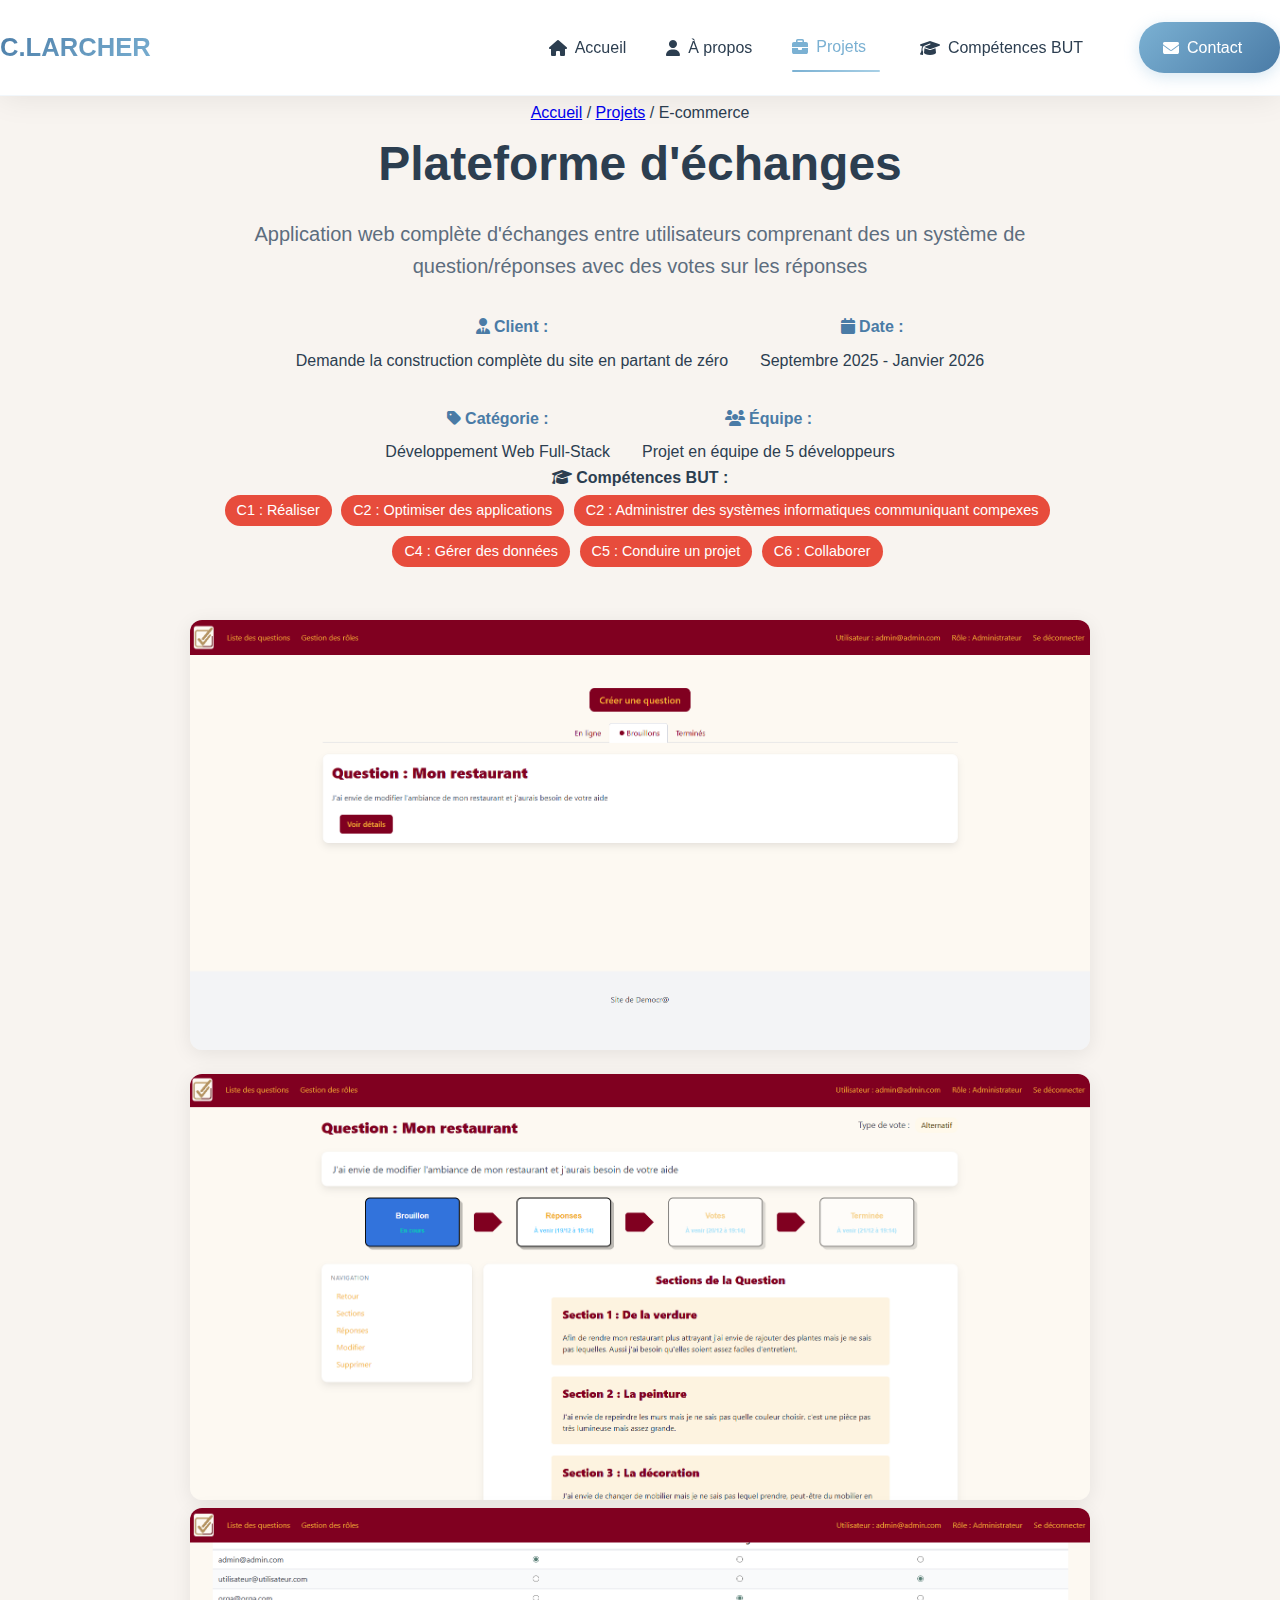
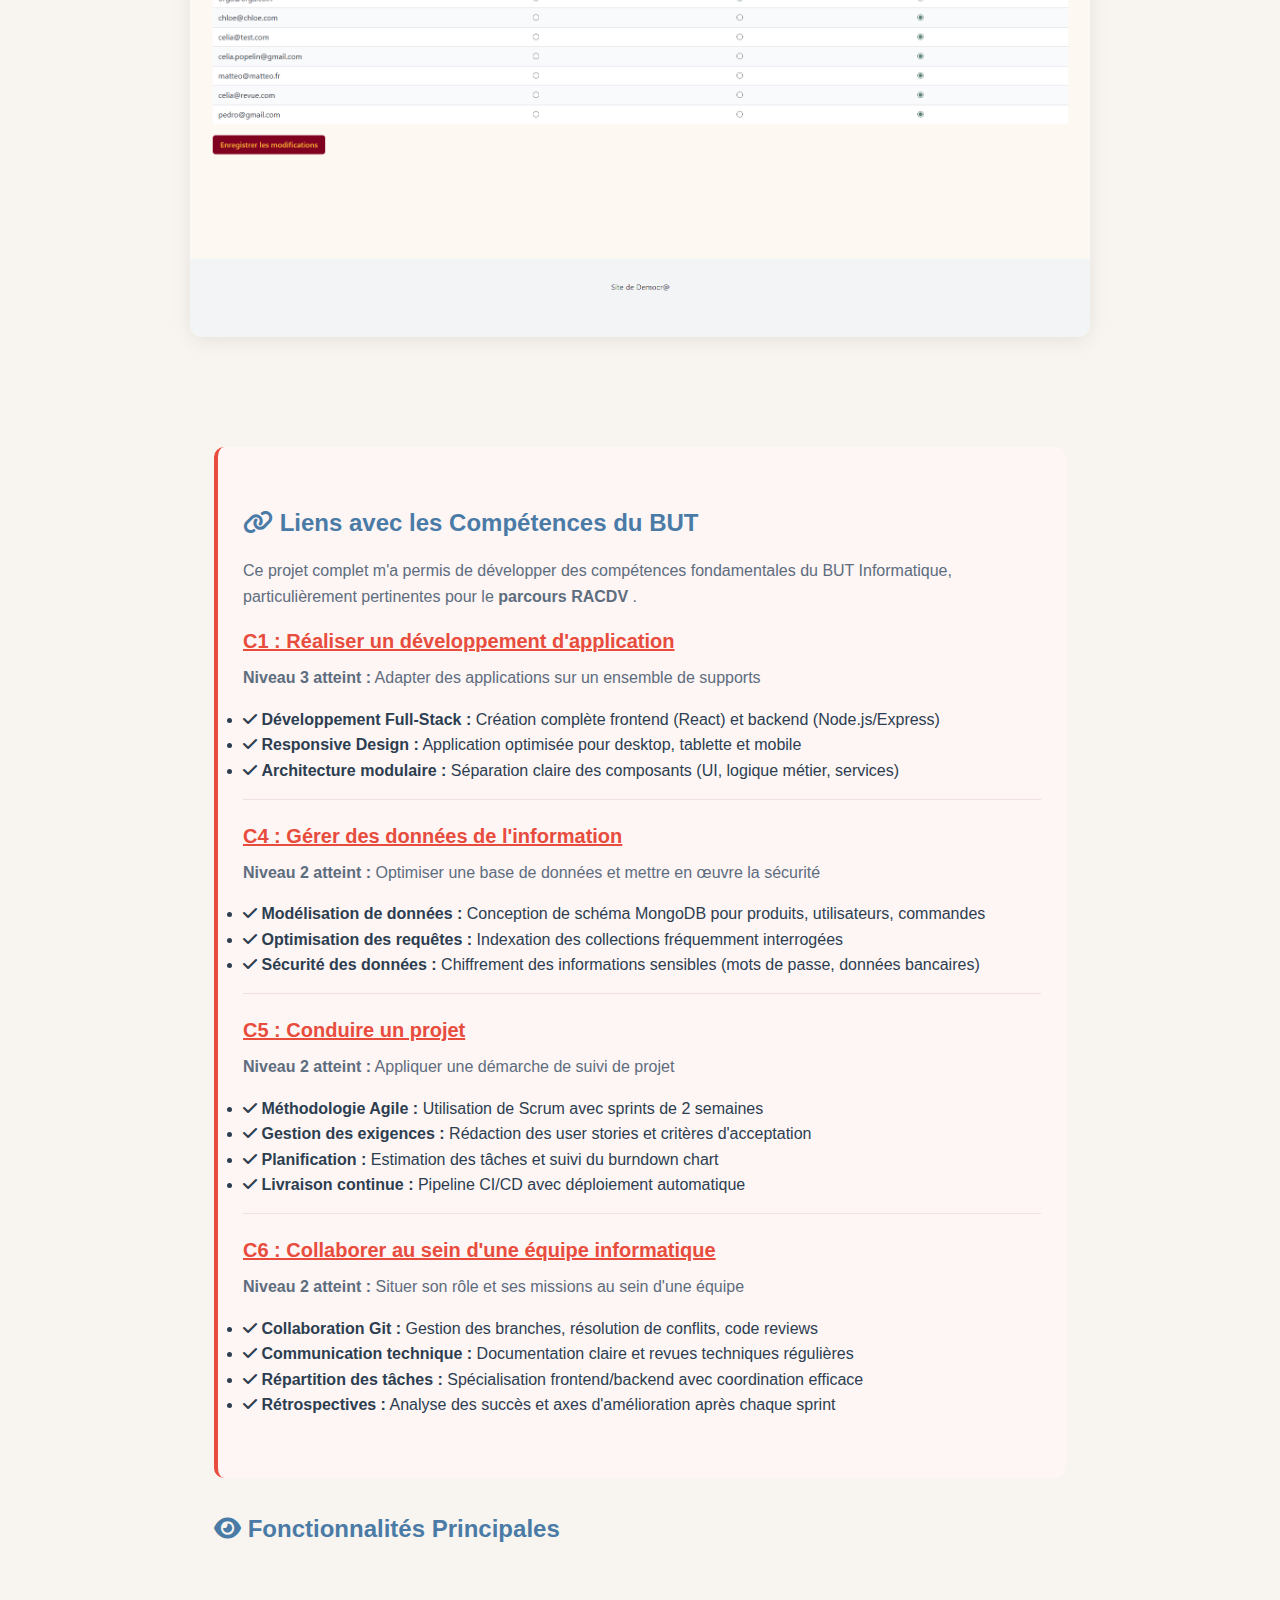
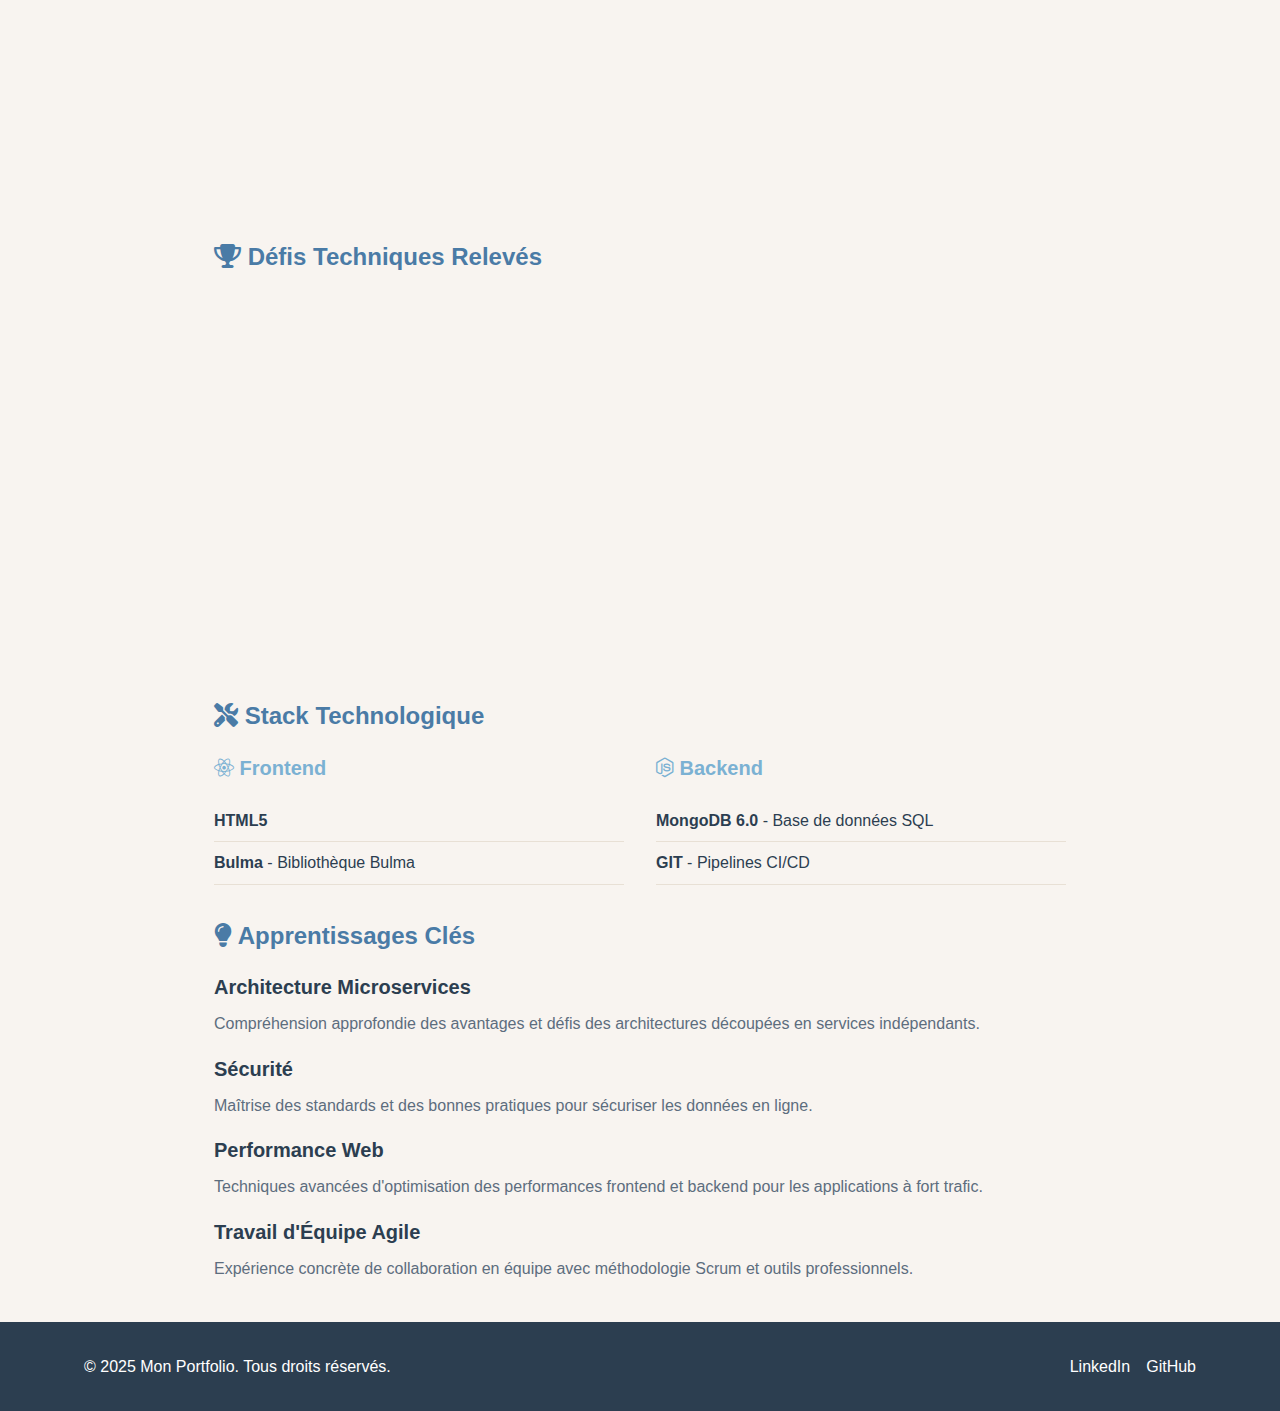
<file: project3.html>
<!DOCTYPE html>
<html lang="fr">
<head>
    <meta charset="UTF-8">
    <meta name="viewport" content="width=device-width, initial-scale=1.0">
    <title>Application E-commerce - Plateforme de vente - Mon Portfolio</title>
    <link rel="stylesheet" href="css/style.css">
    <link rel="stylesheet" href="https://cdnjs.cloudflare.com/ajax/libs/font-awesome/6.4.0/css/all.min.css">
    <style>
        .competence-badge {
            display: inline-block;
            background: #e74c3c;
            color: white;
            padding: 4px 12px;
            border-radius: 20px;
            font-size: 0.9rem;
            margin: 5px 5px 5px 0;
            text-decoration: none;
            transition: background 0.3s;
        }

        .competence-badge:hover {
            background: #c0392b;
            text-decoration: none;
        }

        .but-competences {
            background: #fef5f5;
            border-radius: 10px;
            padding: 25px;
            margin: 30px 0;
            border-left: 4px solid #e74c3c;
        }

        .competence-details {
            margin-top: 15px;
        }

        .competence-item {
            margin-bottom: 20px;
            padding-bottom: 15px;
            border-bottom: 1px solid #f0e0e0;
        }

        .competence-item:last-child {
            border-bottom: none;
        }

        .feature-grid {
            display: grid;
            grid-template-columns: repeat(auto-fit, minmax(250px, 1fr));
            gap: 20px;
            margin: 20px 0;
        }

        .feature-card {
            background: white;
            padding: 20px;
            border-radius: 8px;
            box-shadow: 0 2px 10px rgba(0,0,0,0.1);
            transition: transform 0.3s;
        }

        .feature-card:hover {
            transform: translateY(-5px);
        }

        .feature-icon {
            background: #e74c3c;
            color: white;
            width: 50px;
            height: 50px;
            border-radius: 50%;
            display: flex;
            align-items: center;
            justify-content: center;
            margin-bottom: 15px;
            font-size: 1.5rem;
        }

        .result-item {
            text-align: center;
            padding: 20px;
            background: white;
            border-radius: 10px;
            box-shadow: 0 2px 10px rgba(0,0,0,0.1);
        }

        .result-number {
            font-size: 2.5rem;
            font-weight: bold;
            color: #e74c3c;
            margin-bottom: 5px;
        }
    </style>
</head>
<body>
<nav class="navbar">
    <div class="nav-container">
        <!-- Logo -->
        <div class="nav-logo">
            <a href="index.html">C.LARCHER</a>
        </div>

        <!-- Menu principal -->
        <nav class="nav-menu" id="navMenu">
            <a href="index.html" class="nav-link">
                <i class="fas fa-home"></i>
                <span>Accueil</span>
            </a>
            <a href="about.html" class="nav-link">
                <i class="fas fa-user"></i>
                <span>À propos</span>
            </a>
            <a href="index.html#projects" class="nav-link active">
                <i class="fas fa-briefcase"></i>
                <span>Projets</span>
            </a>
            <a href="competences.html" class="nav-link">
                <i class="fas fa-graduation-cap"></i>
                <span>Compétences BUT</span>
            </a>
            <a href="index.html#contact" class="nav-link">
                <i class="fas fa-envelope"></i>
                <span>Contact</span>
            </a>
        </nav>

        <!-- Menu hamburger -->
        <button class="hamburger" id="hamburgerBtn" aria-label="Menu" aria-expanded="false">
            <span class="hamburger-line"></span>
            <span class="hamburger-line"></span>
            <span class="hamburger-line"></span>
        </button>
    </div>

    <!-- Overlay pour mobile -->
    <div class="mobile-overlay" id="mobileOverlay"></div>
</nav>

<main class="project-detail">
    <div class="container">
        <article class="project-article">
            <header class="project-header">
                <div class="breadcrumb">
                    <a href="index.html">Accueil</a> / <a href="index.html#projects">Projets</a> / <span>E-commerce</span>
                </div>
                <h1>Plateforme d'échanges</h1>
                <p class="project-subtitle">Application web complète d'échanges entre utilisateurs comprenant des un système de question/réponses avec des votes sur les réponses</p>
                <div class="project-meta">
                    <div class="meta-item">
                        <strong><i class="fas fa-user-tie"></i> Client :</strong>
                        <span>Demande la construction complète du site en partant de zéro</span>
                    </div>
                    <div class="meta-item">
                        <strong><i class="fas fa-calendar"></i> Date :</strong>
                        <span>Septembre 2025 - Janvier 2026</span>
                    </div>
                    <div class="meta-item">
                        <strong><i class="fas fa-tag"></i> Catégorie :</strong>
                        <span>Développement Web Full-Stack</span>
                    </div>
                    <div class="meta-item">
                        <strong><i class="fas fa-users"></i> Équipe :</strong>
                        <span>Projet en équipe de 5 développeurs</span>
                    </div>
                </div>

                <!-- Badges de compétences BUT -->
                <div class="competence-tags">
                    <strong><i class="fas fa-graduation-cap"></i> Compétences BUT :</strong><br>
                    <a href="competences.html#realiser" class="competence-badge">C1 : Réaliser</a>
                    <a href="competences.html#" class="competence-badge">C2 : Optimiser des applications</a>
                    <a href="competences.html#realiser" class="competence-badge">C2 : Administrer des systèmes informatiques communiquant compexes</a>
                    <a href="competences.html#gerer-donnees" class="competence-badge">C4 : Gérer des données</a>
                    <a href="competences.html#conduire" class="competence-badge">C5 : Conduire un projet</a>
                    <a href="competences.html#collaborer" class="competence-badge">C6 : Collaborer</a>
                </div>
            </header>

            <div class="project-gallery">
                <div class="gallery-main">
                    <img src="assets/images/democrateAcceuil.png" alt="Interface principale de l'e-commerce" class="project-img">
                </div>
                <div class="gallery-thumbs">
                    <img src="assets/images/democrateQuestion.png" alt="Page d'accueil" class="thumb active">
                    <img src="assets/images/DemocrateAdmin.png" alt="Page produit" class="thumb">
                </div>
            </div>

            <div class="project-content">
                <!-- Section Compétences BUT -->
                <section class="but-competences">
                    <h2><i class="fas fa-link"></i> Liens avec les Compétences du BUT</h2>
                    <p>Ce projet complet m'a permis de développer des compétences fondamentales du BUT Informatique, particulièrement pertinentes pour le <strong>parcours RACDV</strong> .</p>

                    <div class="competence-details">
                        <div class="competence-item">
                            <h3><a href="competences.html#realiser" style="color: #e74c3c;">C1 : Réaliser un développement d'application</a></h3>
                            <p><strong>Niveau 3 atteint :</strong> Adapter des applications sur un ensemble de supports</p>
                            <ul>
                                <li><i class="fas fa-check"></i> <strong>Développement Full-Stack :</strong> Création complète frontend (React) et backend (Node.js/Express)</li>
                                <li><i class="fas fa-check"></i> <strong>Responsive Design :</strong> Application optimisée pour desktop, tablette et mobile</li>
                                <li><i class="fas fa-check"></i> <strong>Architecture modulaire :</strong> Séparation claire des composants (UI, logique métier, services)</li>
                            </ul>
                        </div>

                        <div class="competence-item">
                            <h3><a href="competences.html#gerer-donnees" style="color: #e74c3c;">C4 : Gérer des données de l'information</a></h3>
                            <p><strong>Niveau 2 atteint :</strong> Optimiser une base de données et mettre en œuvre la sécurité</p>
                            <ul>
                                <li><i class="fas fa-check"></i> <strong>Modélisation de données :</strong> Conception de schéma MongoDB pour produits, utilisateurs, commandes</li>
                                <li><i class="fas fa-check"></i> <strong>Optimisation des requêtes :</strong> Indexation des collections fréquemment interrogées</li>
                                <li><i class="fas fa-check"></i> <strong>Sécurité des données :</strong> Chiffrement des informations sensibles (mots de passe, données bancaires)</li>
                            </ul>
                        </div>

                        <div class="competence-item">
                            <h3><a href="competences.html#conduire" style="color: #e74c3c;">C5 : Conduire un projet</a></h3>
                            <p><strong>Niveau 2 atteint :</strong> Appliquer une démarche de suivi de projet</p>
                            <ul>
                                <li><i class="fas fa-check"></i> <strong>Méthodologie Agile :</strong> Utilisation de Scrum avec sprints de 2 semaines</li>
                                <li><i class="fas fa-check"></i> <strong>Gestion des exigences :</strong> Rédaction des user stories et critères d'acceptation</li>
                                <li><i class="fas fa-check"></i> <strong>Planification :</strong> Estimation des tâches et suivi du burndown chart</li>
                                <li><i class="fas fa-check"></i> <strong>Livraison continue :</strong> Pipeline CI/CD avec déploiement automatique</li>
                            </ul>
                        </div>

                        <div class="competence-item">
                            <h3><a href="competences.html#collaborer" style="color: #e74c3c;">C6 : Collaborer au sein d'une équipe informatique</a></h3>
                            <p><strong>Niveau 2 atteint :</strong> Situer son rôle et ses missions au sein d'une équipe</p>
                            <ul>
                                <li><i class="fas fa-check"></i> <strong>Collaboration Git :</strong> Gestion des branches, résolution de conflits, code reviews</li>
                                <li><i class="fas fa-check"></i> <strong>Communication technique :</strong> Documentation claire et revues techniques régulières</li>
                                <li><i class="fas fa-check"></i> <strong>Répartition des tâches :</strong> Spécialisation frontend/backend avec coordination efficace</li>
                                <li><i class="fas fa-check"></i> <strong>Rétrospectives :</strong> Analyse des succès et axes d'amélioration après chaque sprint</li>
                            </ul>
                        </div>
                    </div>
                </section>

                <div class="project-overview">
                    <h2><i class="fas fa-eye"></i> Fonctionnalités Principales</h2>

                    <div class="feature-grid">
                        <div class="feature-card">
                            <div class="feature-icon">
                                <i class="fas fa-shopping-cart"></i>
                            </div>
                            <h3>Création de Question</h3>
                            <p>Gestion de ça question en temps réel (création, phases, auteurs, votants)</p>
                        </div>


                        <div class="feature-card">
                            <div class="feature-icon">
                                <i class="fas fa-user-shield"></i>
                            </div>
                            <h3>Sécurité Avancée</h3>
                            <p>Authentification avec un mot de passe qui respecte les conventions de la CNIL.</p>
                        </div>

                        <div class="feature-card">
                            <div class="feature-icon">
                                <i class="fas fa-tachometer-alt"></i>
                            </div>
                            <h3>Dashboard Admin</h3>
                            <p>Interface complète de gestion des utilisateurs en temps réel.</p>
                        </div>
                    </div>
                </div>

                <div class="project-challenge">
                    <h2><i class="fas fa-trophy"></i> Défis Techniques Relevés</h2>
                    <div class="challenges-grid">
                        <div class="challenge-card">
                            <h3><i class="fas fa-sync-alt"></i> Synchronisation Temps Réel</h3>
                            <p>Maintenir la cohérence des données entre le brouillon utilisateur, et les autres utilisateurs du site</p>
                            <ul>
                                <li>Implémentation WebSockets pour les mises à jour de stock</li>
                                <li>Système de verrous optimistes pour éviter les conflits</li>
                                <li>Cache Redis pour les données fréquemment consultées</li>
                            </ul>
                        </div>
                        <div class="challenge-card">
                            <h3><i class="fas fa-lock"></i> Sécurité des Transactions</h3>
                            <p>Garantir la sécurité absolue des données clients dans un environnement sensible.</p>
                            <ul>
                                <li>Chiffrement AES-256 des données personnelles</li>
                            </ul>
                        </div>
                        <div class="challenge-card">
                            <h3><i class="fas fa-rocket"></i> Performance à Grande Échelle</h3>
                            <p>Optimiser les performances pour supporter des centaines d'utilisateurs simultanés.</p>
                            <ul>
                                <li>Optimisation des requêtes MariaDB avec indexation</li>
                            </ul>
                        </div>
                    </div>
                </div>

                <div class="project-tech">
                    <h2><i class="fas fa-tools"></i> Stack Technologique</h2>
                    <div class="tech-stack">
                        <div class="tech-category">
                            <h3><i class="fab fa-react"></i> Frontend</h3>
                            <ul>
                                <li><strong>HTML5</strong> </li>
                                <li><strong>Bulma</strong> - Bibliothèque Bulma</li>
                            </ul>
                        </div>
                        <div class="tech-category">
                            <h3><i class="fab fa-node-js"></i> Backend</h3>
                            <ul>
                                <li><strong>MongoDB 6.0</strong> - Base de données SQL</li>
                                <li><strong>GIT</strong> - Pipelines CI/CD</li>
                            </ul>
                        </div>

                    </div>
                </div>


                <div class="project-learnings">
                    <h2><i class="fas fa-lightbulb"></i> Apprentissages Clés</h2>
                    <div class="learnings-list">
                        <div class="learning-item">
                            <h3>Architecture Microservices</h3>
                            <p>Compréhension approfondie des avantages et défis des architectures découpées en services indépendants.</p>
                        </div>
                        <div class="learning-item">
                            <h3>Sécurité </h3>
                            <p>Maîtrise des standards et des bonnes pratiques pour sécuriser les données en ligne.</p>
                        </div>
                        <div class="learning-item">
                            <h3>Performance Web</h3>
                            <p>Techniques avancées d'optimisation des performances frontend et backend pour les applications à fort trafic.</p>
                        </div>
                        <div class="learning-item">
                            <h3>Travail d'Équipe Agile</h3>
                            <p>Expérience concrète de collaboration en équipe avec méthodologie Scrum et outils professionnels.</p>
                        </div>
                    </div>
                </div>
            </div>





        </article>
    </div>
</main>

<footer class="footer">
    <div class="container">
        <p>&copy; 2025 Mon Portfolio. Tous droits réservés.</p>
        <div class="social-links">
            <a href="https://linkedin.com/in/chloe-larcher-hachez" aria-label="LinkedIn">LinkedIn</a>
            <a href="https://github.com/chloe405" aria-label="GitHub">GitHub</a>
        </div>
    </div>
</footer>

<script src="js/script.js"></script>
<script>
    // Script pour la galerie d'images
    document.addEventListener('DOMContentLoaded', function() {
        // Galerie d'images
        const thumbs = document.querySelectorAll('.gallery-thumbs .thumb');
        const mainImg = document.querySelector('.gallery-main .project-img');

        thumbs.forEach(thumb => {
            thumb.addEventListener('click', function() {
                // Retirer la classe active de toutes les miniatures
                thumbs.forEach(t => t.classList.remove('active'));
                // Ajouter la classe active à la miniature cliquée
                this.classList.add('active');
                // Changer l'image principale
                if (mainImg) {
                    mainImg.src = this.src;
                    mainImg.alt = this.alt;
                }
            });
        });

        // Animation des cartes de défi et fonctionnalités
        const animatedCards = document.querySelectorAll('.challenge-card, .feature-card');
        const observerOptions = {
            threshold: 0.1,
            rootMargin: '0px 0px -50px 0px'
        };

        const observer = new IntersectionObserver((entries) => {
            entries.forEach(entry => {
                if (entry.isIntersecting) {
                    entry.target.style.opacity = '1';
                    entry.target.style.transform = 'translateY(0)';
                }
            });
        }, observerOptions);

        animatedCards.forEach(card => {
            card.style.opacity = '0';
            card.style.transform = 'translateY(20px)';
            card.style.transition = 'opacity 0.5s ease, transform 0.5s ease';
            observer.observe(card);
        });

        // Animation des résultats
        const resultItems = document.querySelectorAll('.result-item');
        resultItems.forEach((item, index) => {
            item.style.opacity = '0';
            item.style.transform = 'scale(0.9)';
            item.style.transition = `opacity 0.5s ease ${index * 0.2}s, transform 0.5s ease ${index * 0.2}s`;

            setTimeout(() => {
                item.style.opacity = '1';
                item.style.transform = 'scale(1)';
            }, 300 + (index * 200));
        });
    });
</script>
</body>
</html>
</file>
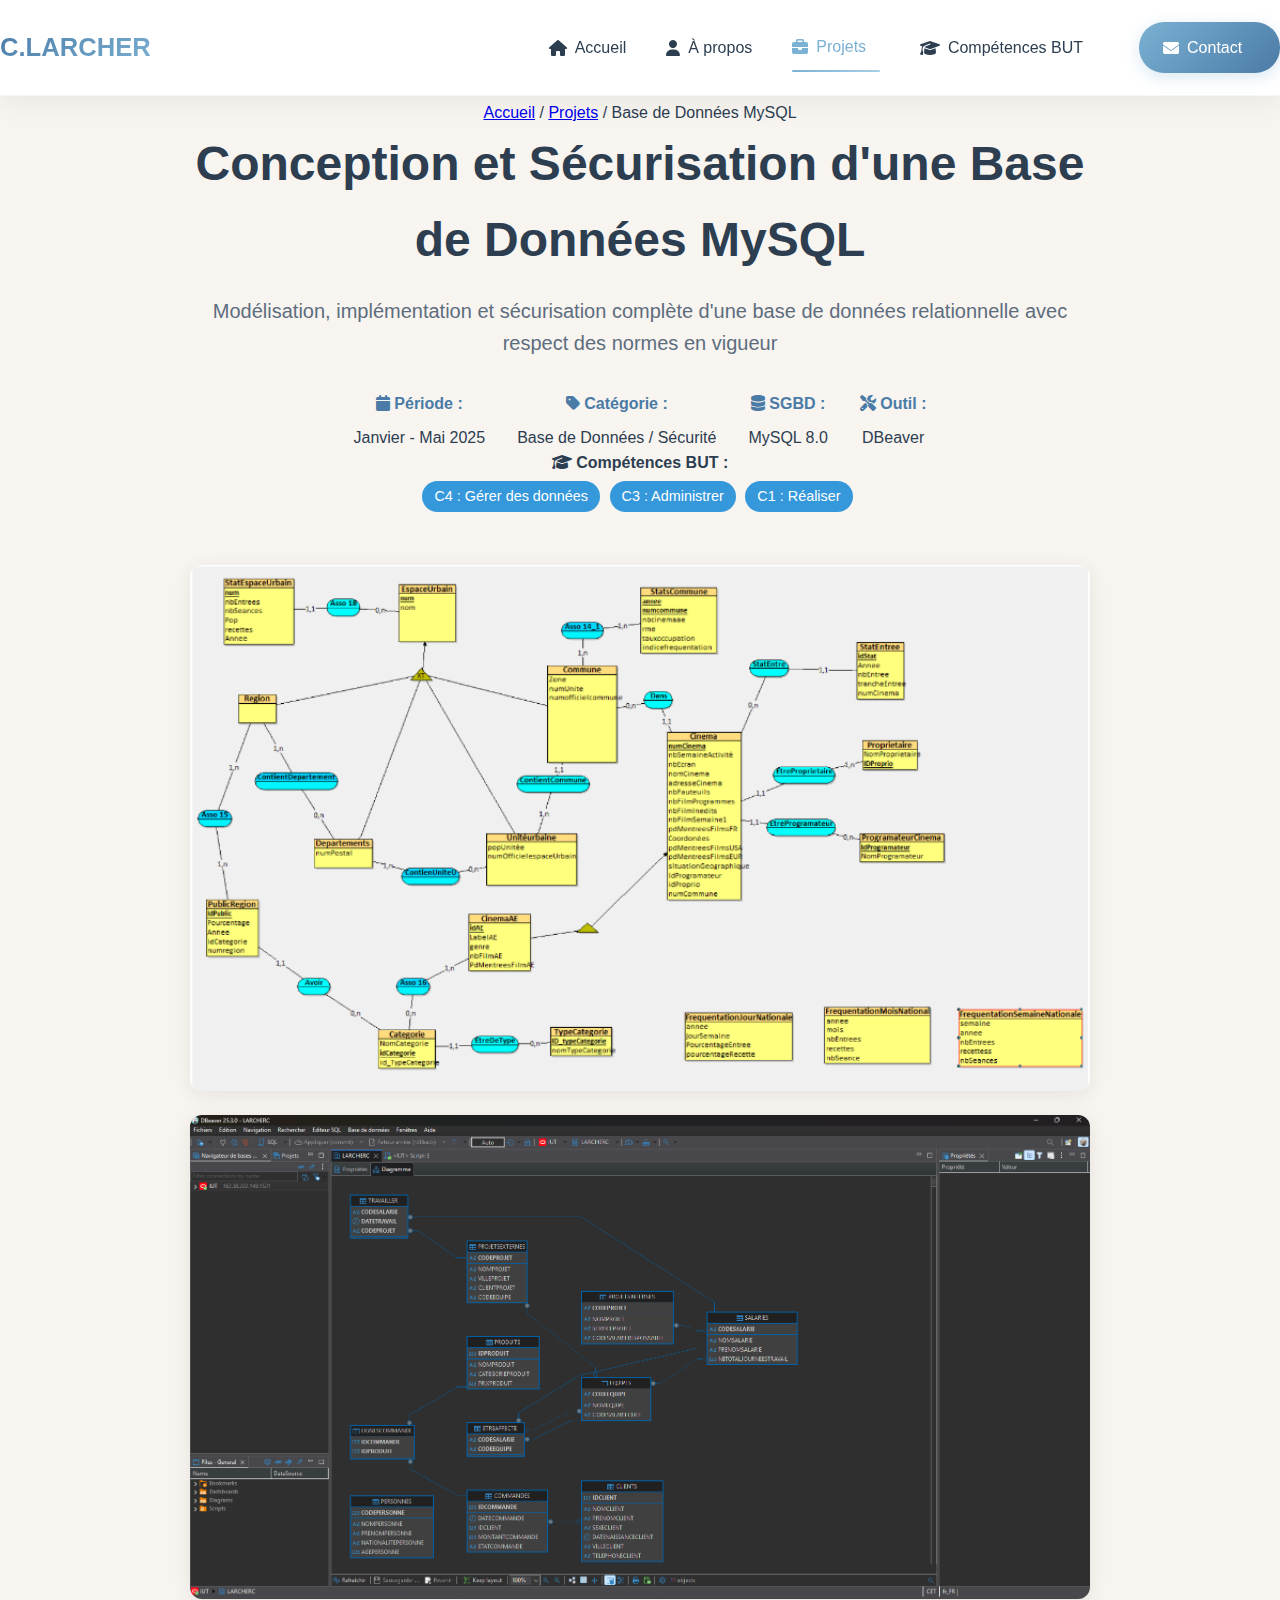
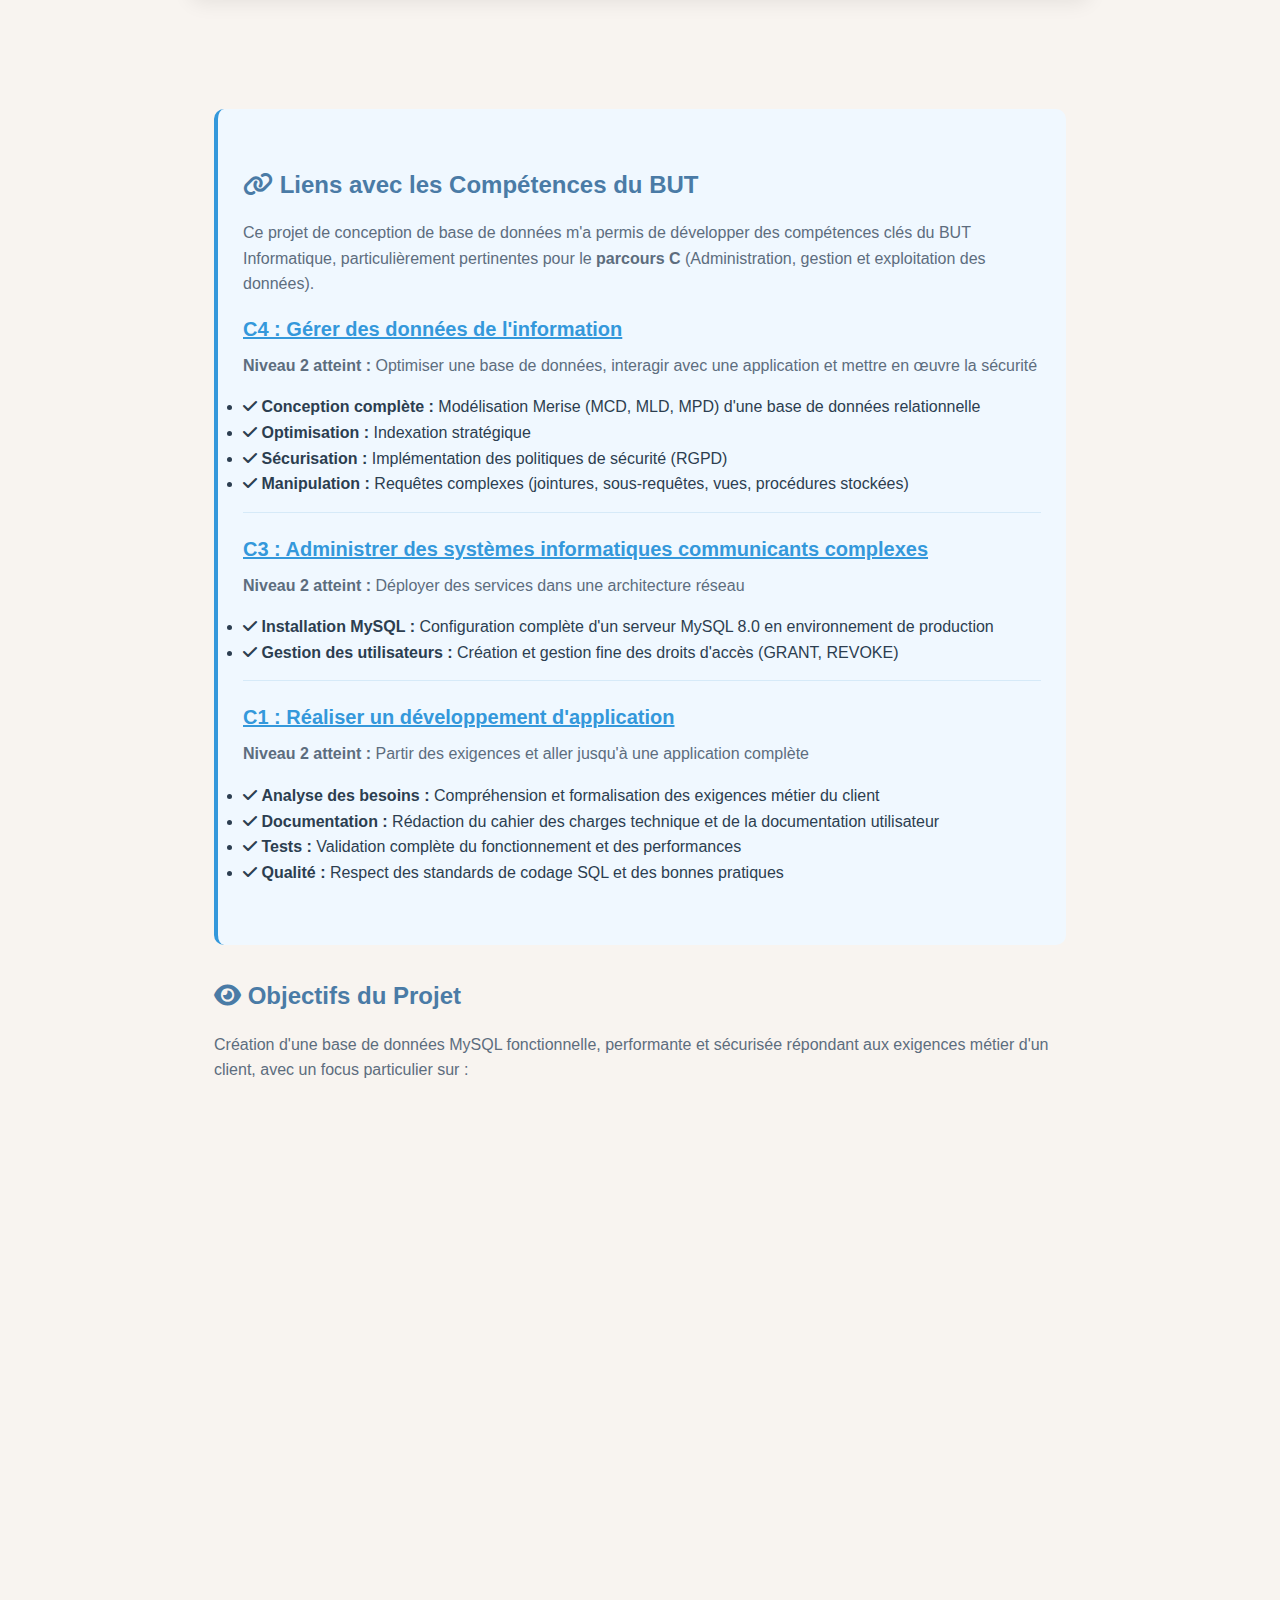
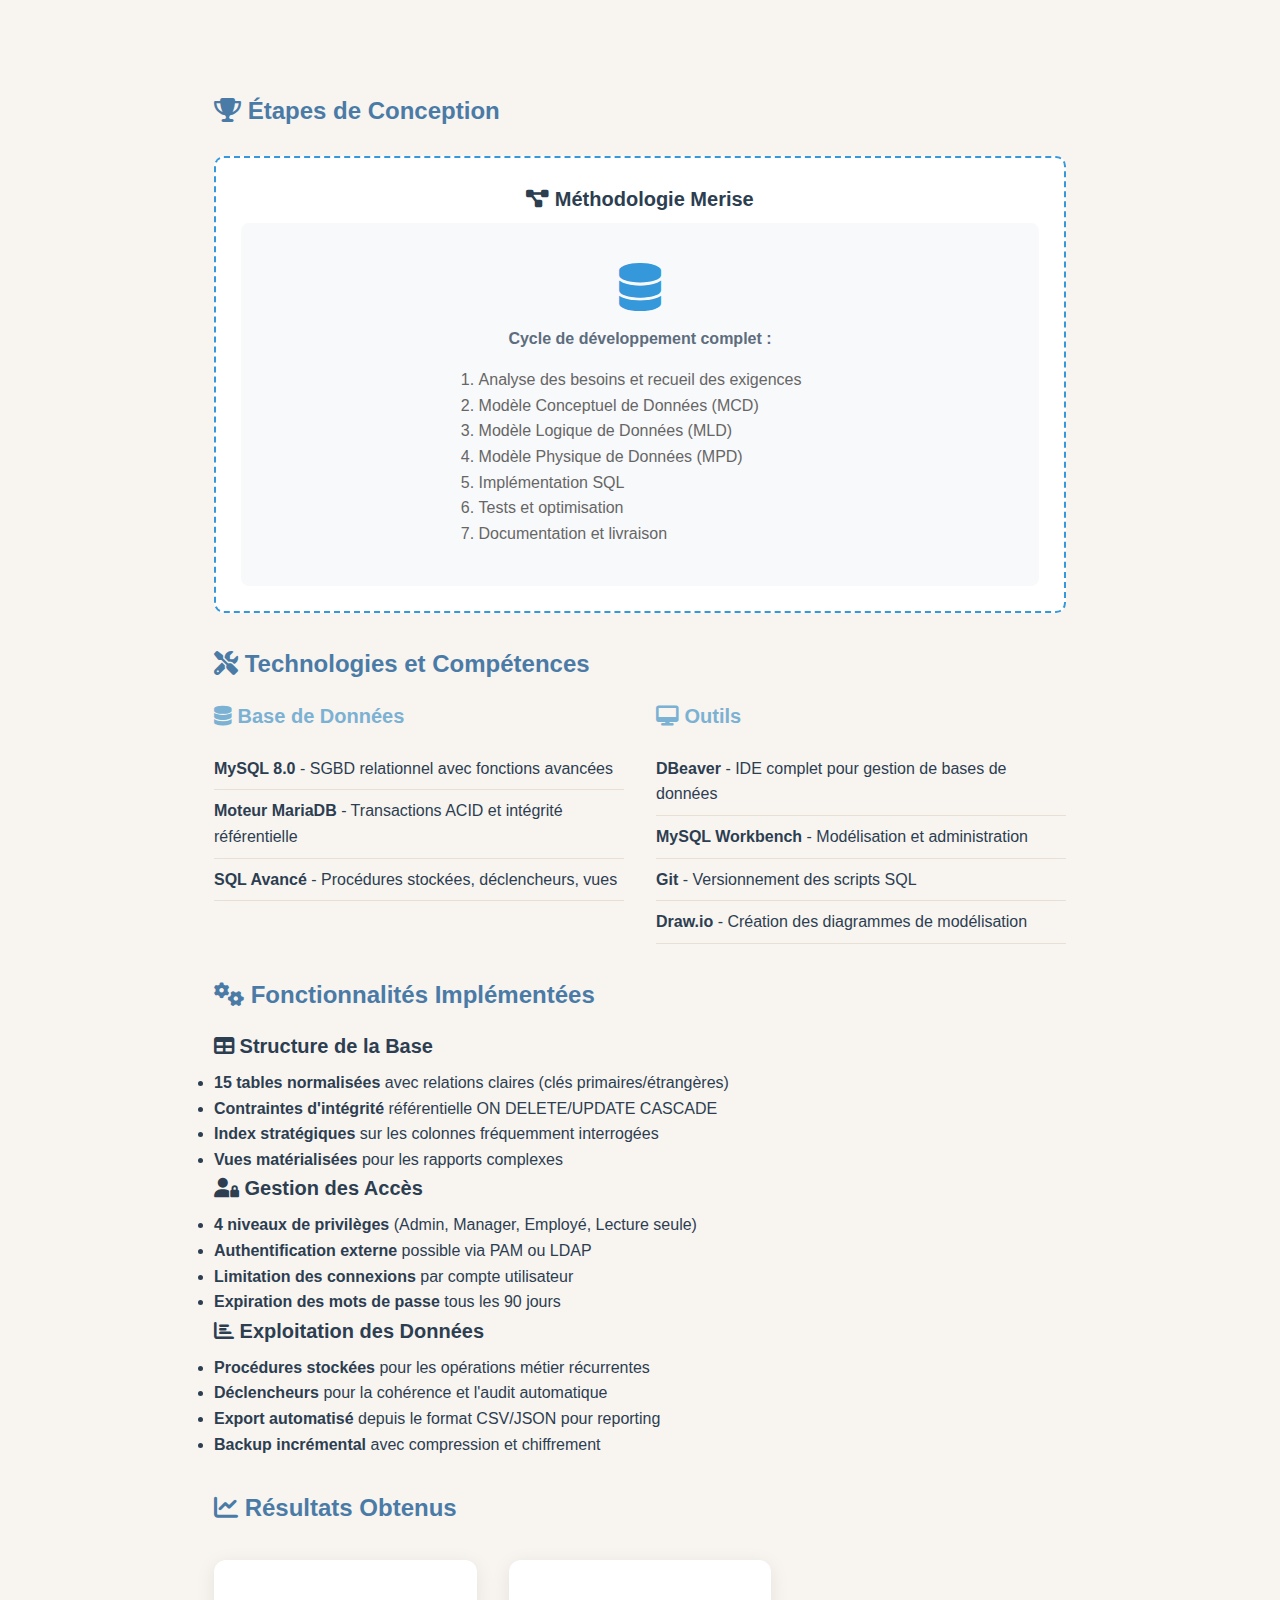
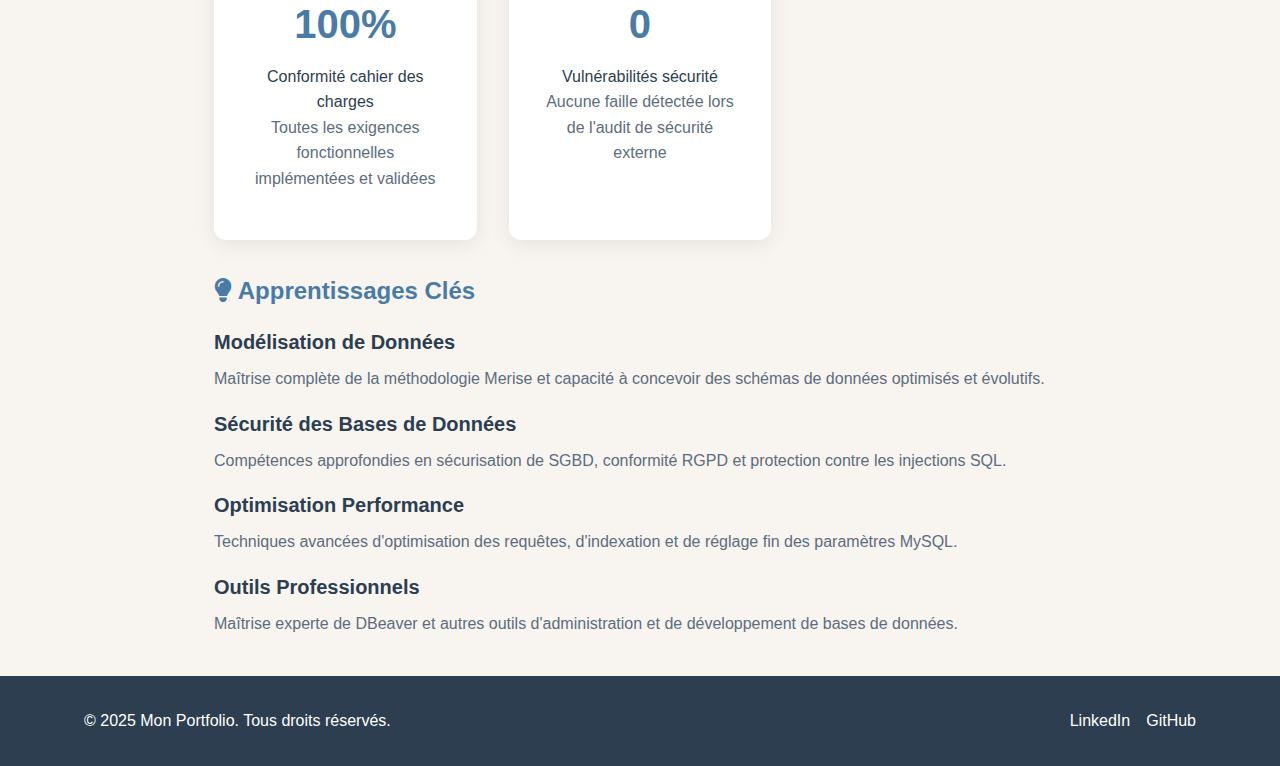
<file: project4.html>
<!DOCTYPE html>
<html lang="fr">
<head>
    <meta charset="UTF-8">
    <meta name="viewport" content="width=device-width, initial-scale=1.0">
    <title>Base de Données MySQL - Gestion et Sécurité - Mon Portfolio</title>
    <link rel="stylesheet" href="css/style.css">
    <link rel="stylesheet" href="https://cdnjs.cloudflare.com/ajax/libs/font-awesome/6.4.0/css/all.min.css">
    <style>
        .competence-badge {
            display: inline-block;
            background: #3498db;
            color: white;
            padding: 4px 12px;
            border-radius: 20px;
            font-size: 0.9rem;
            margin: 5px 5px 5px 0;
            text-decoration: none;
            transition: background 0.3s;
        }

        .competence-badge:hover {
            background: #2980b9;
            text-decoration: none;
        }

        .but-competences {
            background: #f0f8ff;
            border-radius: 10px;
            padding: 25px;
            margin: 30px 0;
            border-left: 4px solid #3498db;
        }

        .competence-details {
            margin-top: 15px;
        }

        .competence-item {
            margin-bottom: 20px;
            padding-bottom: 15px;
            border-bottom: 1px solid #d6eaf8;
        }

        .competence-item:last-child {
            border-bottom: none;
        }

        .database-features {
            display: grid;
            grid-template-columns: repeat(auto-fit, minmax(250px, 1fr));
            gap: 20px;
            margin: 20px 0;
        }

        .feature-card {
            background: white;
            padding: 20px;
            border-radius: 8px;
            box-shadow: 0 2px 10px rgba(52, 152, 219, 0.1);
            border: 1px solid #d6eaf8;
            transition: transform 0.3s;
        }

        .feature-card:hover {
            transform: translateY(-5px);
            box-shadow: 0 5px 15px rgba(52, 152, 219, 0.2);
        }

        .feature-icon {
            background: #3498db;
            color: white;
            width: 50px;
            height: 50px;
            border-radius: 50%;
            display: flex;
            align-items: center;
            justify-content: center;
            margin-bottom: 15px;
            font-size: 1.5rem;
        }

        .schema-diagram {
            background: white;
            padding: 25px;
            border-radius: 10px;
            margin: 25px 0;
            border: 2px dashed #3498db;
            text-align: center;
        }

        .schema-placeholder {
            background: #f8f9fa;
            padding: 40px;
            border-radius: 8px;
            color: #666;
        }

        .normes-list {
            background: #e8f4fc;
            padding: 20px;
            border-radius: 8px;
            margin: 20px 0;
        }

        .norme-item {
            display: flex;
            align-items: center;
            margin: 10px 0;
            padding: 8px;
            background: white;
            border-radius: 5px;
        }

        .norme-check {
            color: #27ae60;
            margin-right: 10px;
            font-size: 1.2rem;
        }

        .security-badge {
            display: inline-block;
            background: #27ae60;
            color: white;
            padding: 3px 10px;
            border-radius: 15px;
            font-size: 0.8rem;
            margin: 0 5px;
        }
    </style>
</head>
<body>
<nav class="navbar">
    <div class="nav-container">
        <!-- Logo -->
        <div class="nav-logo">
            <a href="index.html">C.LARCHER</a>
        </div>

        <!-- Menu principal -->
        <nav class="nav-menu" id="navMenu">
            <a href="index.html" class="nav-link">
                <i class="fas fa-home"></i>
                <span>Accueil</span>
            </a>
            <a href="about.html" class="nav-link">
                <i class="fas fa-user"></i>
                <span>À propos</span>
            </a>
            <a href="index.html#projects" class="nav-link active">
                <i class="fas fa-briefcase"></i>
                <span>Projets</span>
            </a>
            <a href="competences.html" class="nav-link">
                <i class="fas fa-graduation-cap"></i>
                <span>Compétences BUT</span>
            </a>
            <a href="index.html#contact" class="nav-link">
                <i class="fas fa-envelope"></i>
                <span>Contact</span>
            </a>
        </nav>

        <!-- Menu hamburger -->
        <button class="hamburger" id="hamburgerBtn" aria-label="Menu" aria-expanded="false">
            <span class="hamburger-line"></span>
            <span class="hamburger-line"></span>
            <span class="hamburger-line"></span>
        </button>
    </div>

    <!-- Overlay pour mobile -->
    <div class="mobile-overlay" id="mobileOverlay"></div>
</nav>

<main class="project-detail">
    <div class="container">
        <article class="project-article">
            <header class="project-header">
                <div class="breadcrumb">
                    <a href="index.html">Accueil</a> / <a href="index.html#projects">Projets</a> / <span>Base de Données MySQL</span>
                </div>
                <h1>Conception et Sécurisation d'une Base de Données MySQL</h1>
                <p class="project-subtitle">Modélisation, implémentation et sécurisation complète d'une base de données relationnelle avec respect des normes en vigueur</p>
                <div class="project-meta">
                    <div class="meta-item">
                        <strong><i class="fas fa-calendar"></i> Période :</strong>
                        <span>Janvier - Mai 2025</span>
                    </div>
                    <div class="meta-item">
                        <strong><i class="fas fa-tag"></i> Catégorie :</strong>
                        <span>Base de Données / Sécurité</span>
                    </div>
                    <div class="meta-item">
                        <strong><i class="fas fa-database"></i> SGBD :</strong>
                        <span>MySQL 8.0</span>
                    </div>
                    <div class="meta-item">
                        <strong><i class="fas fa-tools"></i> Outil :</strong>
                        <span>DBeaver</span>
                    </div>
                </div>

                <!-- Badges de compétences BUT -->
                <div class="competence-tags">
                    <strong><i class="fas fa-graduation-cap"></i> Compétences BUT :</strong><br>
                    <a href="competences.html#gerer-donnees" class="competence-badge">C4 : Gérer des données</a>
                    <a href="competences.html#administrer" class="competence-badge">C3 : Administrer</a>
                    <a href="competences.html#realiser" class="competence-badge">C1 : Réaliser</a>
                </div>
            </header>

            <div class="project-gallery">
                <div class="gallery-main">
                    <img src="assets/images/BDD.png" alt="Schéma de la base de données" class="project-img">
                </div>
                <div class="gallery-thumbs">
                    <img src="assets/images/dbeaver.png" alt="Interface DBeaver" class="thumb">
                </div>
            </div>

            <div class="project-content">
                <!-- Section Compétences BUT -->
                <section class="but-competences">
                    <h2><i class="fas fa-link"></i> Liens avec les Compétences du BUT</h2>
                    <p>Ce projet de conception de base de données m'a permis de développer des compétences clés du BUT Informatique, particulièrement pertinentes pour le <strong>parcours C</strong> (Administration, gestion et exploitation des données).</p>

                    <div class="competence-details">
                        <div class="competence-item">
                            <h3><a href="competences.html#gerer-donnees" style="color: #3498db;">C4 : Gérer des données de l'information</a></h3>
                            <p><strong>Niveau 2 atteint :</strong> Optimiser une base de données, interagir avec une application et mettre en œuvre la sécurité</p>
                            <ul>
                                <li><i class="fas fa-check"></i> <strong>Conception complète :</strong> Modélisation Merise (MCD, MLD, MPD) d'une base de données relationnelle</li>
                                <li><i class="fas fa-check"></i> <strong>Optimisation :</strong> Indexation stratégique</li>
                                <li><i class="fas fa-check"></i> <strong>Sécurisation :</strong> Implémentation des politiques de sécurité (RGPD)</li>
                                <li><i class="fas fa-check"></i> <strong>Manipulation :</strong> Requêtes complexes (jointures, sous-requêtes, vues, procédures stockées)</li>
                            </ul>
                        </div>

                        <div class="competence-item">
                            <h3><a href="competences.html#administrer" style="color: #3498db;">C3 : Administrer des systèmes informatiques communicants complexes</a></h3>
                            <p><strong>Niveau 2 atteint :</strong> Déployer des services dans une architecture réseau</p>
                            <ul>
                                <li><i class="fas fa-check"></i> <strong>Installation MySQL :</strong> Configuration complète d'un serveur MySQL 8.0 en environnement de production</li>
                                <li><i class="fas fa-check"></i> <strong>Gestion des utilisateurs :</strong> Création et gestion fine des droits d'accès (GRANT, REVOKE)</li>
                            </ul>
                        </div>

                        <div class="competence-item">
                            <h3><a href="competences.html#realiser" style="color: #3498db;">C1 : Réaliser un développement d'application</a></h3>
                            <p><strong>Niveau 2 atteint :</strong> Partir des exigences et aller jusqu'à une application complète</p>
                            <ul>
                                <li><i class="fas fa-check"></i> <strong>Analyse des besoins :</strong> Compréhension et formalisation des exigences métier du client</li>
                                <li><i class="fas fa-check"></i> <strong>Documentation :</strong> Rédaction du cahier des charges technique et de la documentation utilisateur</li>
                                <li><i class="fas fa-check"></i> <strong>Tests :</strong> Validation complète du fonctionnement et des performances</li>
                                <li><i class="fas fa-check"></i> <strong>Qualité :</strong> Respect des standards de codage SQL et des bonnes pratiques</li>
                            </ul>
                        </div>
                    </div>
                </section>

                <div class="project-overview">
                    <h2><i class="fas fa-eye"></i> Objectifs du Projet</h2>
                    <p>Création d'une base de données MySQL fonctionnelle, performante et sécurisée répondant aux exigences métier d'un client, avec un focus particulier sur :</p>

                    <div class="database-features">
                        <div class="feature-card">
                            <div class="feature-icon">
                                <i class="fas fa-shield-alt"></i>
                            </div>
                            <h3>Sécurité Maximale</h3>
                            <p>Respect strict des normes de sécurité en vigueur et protection des données sensibles conformément au RGPD.</p>
                        </div>

                        <div class="feature-card">
                            <div class="feature-icon">
                                <i class="fas fa-bolt"></i>
                            </div>
                            <h3>Performance Optimale</h3>
                            <p>Optimisation des requêtes et de la structure pour garantir des temps de réponse rapides même avec de gros volumes.</p>
                        </div>

                        <div class="feature-card">
                            <div class="feature-icon">
                                <i class="fas fa-file-contract"></i>
                            </div>
                            <h3>Respect du Cahier des Charges</h3>
                            <p>Implémentation exacte des fonctionnalités demandées par le client avec validation à chaque étape.</p>
                        </div>

                        <div class="feature-card">
                            <div class="feature-icon">
                                <i class="fas fa-tools"></i>
                            </div>
                            <h3>Maîtrise des Outils</h3>
                            <p>Utilisation experte de DBeaver pour le développement, l'administration et l'optimisation.</p>
                        </div>
                    </div>
                </div>

                <div class="project-challenge">
                    <h2><i class="fas fa-trophy"></i> Étapes de Conception</h2>

                    <div class="schema-diagram">
                        <h3><i class="fas fa-project-diagram"></i> Méthodologie Merise</h3>
                        <div class="schema-placeholder">
                            <i class="fas fa-database fa-3x" style="color: #3498db; margin-bottom: 15px;"></i>
                            <p><strong>Cycle de développement complet :</strong></p>
                            <ol style="text-align: left; display: inline-block;">
                                <li>Analyse des besoins et recueil des exigences</li>
                                <li>Modèle Conceptuel de Données (MCD)</li>
                                <li>Modèle Logique de Données (MLD)</li>
                                <li>Modèle Physique de Données (MPD)</li>
                                <li>Implémentation SQL</li>
                                <li>Tests et optimisation</li>
                                <li>Documentation et livraison</li>
                            </ol>
                        </div>
                    </div>


                </div>

                <div class="project-tech">
                    <h2><i class="fas fa-tools"></i> Technologies et Compétences</h2>
                    <div class="tech-stack">
                        <div class="tech-category">
                            <h3><i class="fas fa-database"></i> Base de Données</h3>
                            <ul>
                                <li><strong>MySQL 8.0</strong> - SGBD relationnel avec fonctions avancées</li>
                                <li><strong>Moteur MariaDB</strong> - Transactions ACID et intégrité référentielle</li>
                                <li><strong>SQL Avancé</strong> - Procédures stockées, déclencheurs, vues</li>
                            </ul>
                        </div>
                        <div class="tech-category">
                            <h3><i class="fas fa-desktop"></i> Outils</h3>
                            <ul>
                                <li><strong>DBeaver</strong> - IDE complet pour gestion de bases de données</li>
                                <li><strong>MySQL Workbench</strong> - Modélisation et administration</li>
                                <li><strong>Git</strong> - Versionnement des scripts SQL</li>
                                <li><strong>Draw.io</strong> - Création des diagrammes de modélisation</li>
                            </ul>
                        </div>

                    </div>
                </div>

                <div class="project-solution">
                    <h2><i class="fas fa-cogs"></i> Fonctionnalités Implémentées</h2>

                    <h3><i class="fas fa-table"></i> Structure de la Base</h3>
                    <ul>
                        <li><strong>15 tables normalisées</strong> avec relations claires (clés primaires/étrangères)</li>
                        <li><strong>Contraintes d'intégrité</strong> référentielle ON DELETE/UPDATE CASCADE</li>
                        <li><strong>Index stratégiques</strong> sur les colonnes fréquemment interrogées</li>
                        <li><strong>Vues matérialisées</strong> pour les rapports complexes</li>
                    </ul>

                    <h3><i class="fas fa-user-lock"></i> Gestion des Accès</h3>
                    <ul>
                        <li><strong>4 niveaux de privilèges</strong> (Admin, Manager, Employé, Lecture seule)</li>
                        <li><strong>Authentification externe</strong> possible via PAM ou LDAP</li>
                        <li><strong>Limitation des connexions</strong> par compte utilisateur</li>
                        <li><strong>Expiration des mots de passe</strong> tous les 90 jours</li>
                    </ul>

                    <h3><i class="fas fa-chart-bar"></i> Exploitation des Données</h3>
                    <ul>
                        <li><strong>Procédures stockées</strong> pour les opérations métier récurrentes</li>
                        <li><strong>Déclencheurs</strong> pour la cohérence et l'audit automatique</li>
                        <li><strong>Export automatisé</strong> depuis le format CSV/JSON pour reporting</li>
                        <li><strong>Backup incrémental</strong> avec compression et chiffrement</li>
                    </ul>
                </div>

                <div class="project-results">
                    <h2><i class="fas fa-chart-line"></i> Résultats Obtenus</h2>
                    <div class="results-grid">
                        <div class="result-item">
                            <div class="result-number">100%</div>
                            <div class="result-label">Conformité cahier des charges</div>
                            <p>Toutes les exigences fonctionnelles implémentées et validées</p>
                        </div>
                        <div class="result-item">
                            <div class="result-number">0</div>
                            <div class="result-label">Vulnérabilités sécurité</div>
                            <p>Aucune faille détectée lors de l'audit de sécurité externe</p>
                        </div>
                        <div class="result-item">
                            <div class="result-number">1000+</div>
                            <div class="result-label">Enregistrements/testés</div>
                            <p>Base testée avec données réalistes et volumineuses</p>
                        </div>
                    </div>
                </div>

                <div class="project-learnings">
                    <h2><i class="fas fa-lightbulb"></i> Apprentissages Clés</h2>
                    <div class="learnings-list">
                        <div class="learning-item">
                            <h3>Modélisation de Données</h3>
                            <p>Maîtrise complète de la méthodologie Merise et capacité à concevoir des schémas de données optimisés et évolutifs.</p>
                        </div>
                        <div class="learning-item">
                            <h3>Sécurité des Bases de Données</h3>
                            <p>Compétences approfondies en sécurisation de SGBD, conformité RGPD et protection contre les injections SQL.</p>
                        </div>
                        <div class="learning-item">
                            <h3>Optimisation Performance</h3>
                            <p>Techniques avancées d'optimisation des requêtes, d'indexation et de réglage fin des paramètres MySQL.</p>
                        </div>
                        <div class="learning-item">
                            <h3>Outils Professionnels</h3>
                            <p>Maîtrise experte de DBeaver et autres outils d'administration et de développement de bases de données.</p>
                        </div>
                    </div>
                </div>
            </div>


        </article>
    </div>
</main>

<footer class="footer">
    <div class="container">
        <p>&copy; 2025 Mon Portfolio. Tous droits réservés.</p>
        <div class="social-links">
            <a href="https://linkedin.com/in/chloe-larcher-hachez" aria-label="LinkedIn">LinkedIn</a>
            <a href="https://github.com/chloe405" aria-label="GitHub">GitHub</a>
        </div>
    </div>
</footer>

<script src="js/script.js"></script>
<script>
    // Script pour la galerie d'images
    document.addEventListener('DOMContentLoaded', function() {
        // Galerie d'images
        const thumbs = document.querySelectorAll('.gallery-thumbs .thumb');
        const mainImg = document.querySelector('.gallery-main .project-img');

        thumbs.forEach(thumb => {
            thumb.addEventListener('click', function() {
                // Retirer la classe active de toutes les miniatures
                thumbs.forEach(t => t.classList.remove('active'));
                // Ajouter la classe active à la miniature cliquée
                this.classList.add('active');
                // Changer l'image principale
                if (mainImg) {
                    mainImg.src = this.src;
                    mainImg.alt = this.alt;
                }
            });
        });

        // Animation des cartes
        const animatedCards = document.querySelectorAll('.feature-card, .norme-item');
        const observerOptions = {
            threshold: 0.1,
            rootMargin: '0px 0px -50px 0px'
        };

        const observer = new IntersectionObserver((entries) => {
            entries.forEach(entry => {
                if (entry.isIntersecting) {
                    entry.target.style.opacity = '1';
                    entry.target.style.transform = 'translateY(0)';
                }
            });
        }, observerOptions);

        animatedCards.forEach(card => {
            card.style.opacity = '0';
            card.style.transform = 'translateY(20px)';
            card.style.transition = 'opacity 0.5s ease, transform 0.5s ease';
            observer.observe(card);
        });

        // Animation des résultats
        const resultItems = document.querySelectorAll('.result-item');
        resultItems.forEach((item, index) => {
            item.style.opacity = '0';
            item.style.transform = 'scale(0.9)';
            item.style.transition = `opacity 0.5s ease ${index * 0.2}s, transform 0.5s ease ${index * 0.2}s`;

            setTimeout(() => {
                item.style.opacity = '1';
                item.style.transform = 'scale(1)';
            }, 300 + (index * 200));
        });

        // Animation du schéma
        const schema = document.querySelector('.schema-placeholder');
        if (schema) {
            schema.style.opacity = '0';
            schema.style.transform = 'scale(0.95)';
            schema.style.transition = 'opacity 0.8s ease, transform 0.8s ease';

            setTimeout(() => {
                schema.style.opacity = '1';
                schema.style.transform = 'scale(1)';
            }, 500);
        }
    });
</script>
</body>
</html>
</file>
<file: css/style.css>
/* Variables CSS - Palette beige et bleu doux */
:root {
    --beige-light: #f8f4f0;
    --beige-medium: #e8e0d5;
    --beige-dark: #d4c9b8;
    --blue-light: #a8d0e6;
    --blue-medium: #7bb1d3;
    --blue-dark: #4a7ba6;
    --text-dark: #2c3e50;
    --text-light: #5d6d7e;
    --white: #ffffff;
    --shadow: 0 4px 20px rgba(0, 0, 0, 0.08);
    --border-radius: 12px;
    --transition: all 0.3s ease;
}

/* Reset et styles de base */
* {
    margin: 0;
    padding: 0;
    box-sizing: border-box;
}

html {
    scroll-behavior: smooth;
}

body {
    font-family: 'Inter', -apple-system, BlinkMacSystemFont, sans-serif;
    line-height: 1.6;
    color: var(--text-dark);
    background-color: var(--beige-light);
}

.container {
    width: 90%;
    max-width: 1200px;
    margin: 0 auto;
    padding: 0 20px;
}

/* Ajoutez dans votre style.css */
.form-message {
    padding: 15px;
    margin-top: 20px;
    border-radius: 8px;
    font-size: 16px;
    line-height: 1.5;
    display: none;
    animation: fadeIn 0.3s ease;
}

.form-message.success {
    background-color: #d4edda;
    color: #155724;
    border: 1px solid #c3e6cb;
    box-shadow: 0 2px 4px rgba(21, 87, 36, 0.1);
}

.form-message.error {
    background-color: #f8d7da;
    color: #721c24;
    border: 1px solid #f5c6cb;
    box-shadow: 0 2px 4px rgba(114, 28, 36, 0.1);
}

.btn-loader {
    color: rgba(255, 255, 255, 0.8);
}

.form-group input.valid,
.form-group textarea.valid {
    border-color: #28a745 !important;
    box-shadow: 0 0 0 0.2rem rgba(40, 167, 69, 0.25);
}

.form-group input.invalid,
.form-group textarea.invalid {
    border-color: #dc3545 !important;
    box-shadow: 0 0 0 0.2rem rgba(220, 53, 69, 0.25);
}

/* Animation */
@keyframes fadeIn {
    from { opacity: 0; transform: translateY(-10px); }
    to { opacity: 1; transform: translateY(0); }
}

/* Style du bouton pendant l'envoi */
button[disabled] {
    opacity: 0.7;
    cursor: not-allowed;
}

/* Navigation améliorée */
.navbar {
    background: rgba(255, 255, 255, 0.95);
    backdrop-filter: blur(20px);
    -webkit-backdrop-filter: blur(20px);
    border-bottom: 1px solid rgba(123, 177, 211, 0.1);
    box-shadow: 0 2px 30px rgba(0, 0, 0, 0.08);
    position: fixed;
    width: 100%;
    top: 0;
    z-index: 1000;
    transition: all 0.4s cubic-bezier(0.4, 0, 0.2, 1);
}

.navbar.scrolled {
    background: rgba(255, 255, 255, 0.98);
    backdrop-filter: blur(30px);
    box-shadow: 0 4px 40px rgba(0, 0, 0, 0.12);
    border-bottom: 1px solid rgba(123, 177, 211, 0.15);
}

.nav-container {
    display: flex;
    justify-content: space-between;
    align-items: center;
    padding: 1.2rem 0;
    position: relative;
}

.nav-logo {
    display: flex;
    align-items: center;
}

.nav-logo a {
    font-size: 1.6rem;
    font-weight: 800;
    color: var(--blue-dark);
    text-decoration: none;
    background: linear-gradient(135deg, var(--blue-dark), var(--blue-medium));
    -webkit-background-clip: text;
    -webkit-text-fill-color: transparent;
    background-clip: text;
    transition: var(--transition);
    position: relative;
    padding: 0.5rem 0;
}

.nav-logo a::before {
    content: '';
    position: absolute;
    bottom: 0;
    left: 0;
    width: 0;
    height: 2px;
    background: linear-gradient(90deg, var(--blue-medium), var(--blue-light));
    transition: width 0.3s ease;
    border-radius: 2px;
}

.nav-logo a:hover::before {
    width: 100%;
}

.nav-menu {
    display: flex;
    gap: 2.5rem;
    align-items: center;
}

.nav-link {
    color: var(--text-dark);
    text-decoration: none;
    font-weight: 500;
    font-size: 1rem;
    transition: all 0.3s ease;
    position: relative;
    padding: 0.8rem 0;
    display: flex;
    align-items: center;
    gap: 0.5rem;
}

.nav-link::before {
    content: '';
    position: absolute;
    bottom: 0;
    left: 0;
    width: 0;
    height: 2px;
    background: linear-gradient(90deg, var(--blue-medium), var(--blue-light));
    border-radius: 2px;
    transition: width 0.3s ease;
}

.nav-link:hover,
.nav-link.active {
    color: var(--blue-medium);
    transform: translateY(-1px);
}

.nav-link:hover::before,
.nav-link.active::before {
    width: 100%;
}

/* Indicateur pour les liens de section */
.nav-link[href*="#"]::after {
    content: '●';
    font-size: 0.6rem;
    color: var(--blue-light);
    opacity: 0;
    transition: opacity 0.3s ease;
}

.nav-link[href*="#"]:hover::after {
    opacity: 1;
}

/* Bouton contact spécial */
.nav-link[href*="contact"] {
    background: linear-gradient(135deg, var(--blue-medium), var(--blue-dark));
    color: white;
    padding: 0.8rem 1.5rem;
    border-radius: 25px;
    margin-left: 1rem;
    box-shadow: 0 4px 15px rgba(123, 177, 211, 0.3);
    transition: all 0.3s ease;
}

.nav-link[href*="contact"]::before {
    display: none;
}

.nav-link[href*="contact"]:hover {
    transform: translateY(-2px);
    box-shadow: 0 6px 20px rgba(123, 177, 211, 0.4);
    background: linear-gradient(135deg, var(--blue-dark), var(--blue-medium));
}

/* Hamburger menu amélioré */
/* Style du hamburger */
.hamburger {
    display: none;
    flex-direction: column;
    justify-content: space-around;
    width: 30px;
    height: 25px;
    background: transparent;
    border: none;
    cursor: pointer;
    padding: 0;
    z-index: 1000;
}

.hamburger-line {
    width: 100%;
    height: 3px;
    background: #333;
    border-radius: 2px;
    transition: all 0.3s ease;
}

/* Animation hamburger -> croix */
.hamburger.active .hamburger-line:nth-child(1) {
    transform: rotate(45deg) translate(6px, 6px);
}

.hamburger.active .hamburger-line:nth-child(2) {
    opacity: 0;
}

.hamburger.active .hamburger-line:nth-child(3) {
    transform: rotate(-45deg) translate(6px, -6px);
}

/* Overlay mobile */
.mobile-overlay {
    display: none;
    position: fixed;
    top: 0;
    left: 0;
    width: 100%;
    height: 100%;
    background: rgba(0, 0, 0, 0.5);
    z-index: 998;
    opacity: 0;
    transition: opacity 0.3s ease;
}

.mobile-overlay.active {
    display: block;
    opacity: 1;
}

/* Responsive */
@media (max-width: 768px) {
    .hamburger {
        display: flex;
    }

    .nav-menu {
        position: fixed;
        top: 0;
        right: -100%;
        width: 250px;
        height: 100vh;
        background: white;
        flex-direction: column;
        padding: 80px 20px 20px;
        transition: right 0.3s ease;
        z-index: 999;
        box-shadow: -2px 0 10px rgba(0,0,0,0.1);
    }

    .nav-menu.active {
        right: 0;
    }

    .nav-link {
        padding: 15px 0;
        border-bottom: 1px solid #eee;
        width: 100%;
    }

    .nav-link span {
        margin-right: 10px;
    }
}

/* Navigation mobile améliorée */
@media (max-width: 968px) {
    .hamburger {
        display: flex;
    }

    .nav-menu {
        position: fixed;
        top: 0;
        right: -100%;
        flex-direction: column;
        background: rgba(255, 255, 255, 0.98);
        backdrop-filter: blur(30px);
        -webkit-backdrop-filter: blur(30px);
        width: 280px;
        height: 100vh;
        text-align: left;
        transition: all 0.4s cubic-bezier(0.4, 0, 0.2, 1);
        box-shadow: -10px 0 50px rgba(0, 0, 0, 0.1);
        padding: 6rem 2rem 2rem;
        gap: 0;
        z-index: 999;
    }

    .nav-menu.active {
        right: 0;
    }

    .nav-link {
        padding: 1.2rem 1rem;
        font-size: 1.1rem;
        border-bottom: 1px solid rgba(123, 177, 211, 0.1);
        width: 100%;
        justify-content: flex-start;
    }

    .nav-link:last-child {
        border-bottom: none;
    }

    .nav-link[href*="contact"] {
        margin: 1rem 0 0 0;
        text-align: center;
        justify-content: center;
        background: linear-gradient(135deg, var(--blue-medium), var(--blue-dark));
        color: white;
        border-radius: 25px;
        box-shadow: 0 4px 15px rgba(123, 177, 211, 0.3);
    }

    .nav-link[href*="#"]::after {
        display: none;
    }
}

/* Animation d'apparition des liens mobile */
@keyframes slideInRight {
    from {
        opacity: 0;
        transform: translateX(30px);
    }
    to {
        opacity: 1;
        transform: translateX(0);
    }
}

.nav-menu.active .nav-link {
    animation: slideInRight 0.4s ease forwards;
}

.nav-menu.active .nav-link:nth-child(1) { animation-delay: 0.1s; }
.nav-menu.active .nav-link:nth-child(2) { animation-delay: 0.15s; }
.nav-menu.active .nav-link:nth-child(3) { animation-delay: 0.2s; }
.nav-menu.active .nav-link:nth-child(4) { animation-delay: 0.25s; }

/* Overlay pour mobile */
.nav-overlay {
    position: fixed;
    top: 0;
    left: 0;
    width: 100%;
    height: 100%;
    background: rgba(0, 0, 0, 0.5);
    backdrop-filter: blur(5px);
    opacity: 0;
    visibility: hidden;
    transition: all 0.3s ease;
    z-index: 998;
}

.nav-overlay.active {
    opacity: 1;
    visibility: visible;
}

/* Hero Section corrigée */
.hero {
    min-height: 100vh;
    display: flex;
    align-items: center;
    justify-content: center;
    background: linear-gradient(135deg, var(--beige-light) 0%, var(--white) 100%);
    padding: 100px 0 50px;
    position: relative;
    overflow: hidden;
}

.hero::before {
    content: '';
    position: absolute;
    top: 0;
    left: 0;
    right: 0;
    bottom: 0;
    background: 
        radial-gradient(circle at 20% 80%, rgba(168, 208, 230, 0.1) 0%, transparent 50%),
        radial-gradient(circle at 80% 20%, rgba(123, 177, 211, 0.1) 0%, transparent 50%),
        radial-gradient(circle at 40% 40%, rgba(212, 201, 184, 0.05) 0%, transparent 50%);
    z-index: 1;
}

.hero .container {
    display: flex;
    align-items: center;
    justify-content: space-between;
    gap: 4rem;
    width: 100%;
    max-width: 1200px;
    position: relative;
    z-index: 2;
}

.hero-content {
    flex: 1;
    max-width: 600px;
}

.hero-visual {
    flex: 1;
    position: relative;
    height: 400px;
    display: flex;
    align-items: center;
    justify-content: center;
}

.hero-title {
    font-size: 3.5rem;
    font-weight: 800;
    margin-bottom: 1rem;
    background: linear-gradient(135deg, var(--blue-dark), var(--blue-medium), #8BC6EC);
    -webkit-background-clip: text;
    -webkit-text-fill-color: transparent;
    background-clip: text;
    background-size: 200% 200%;
    animation: gradientShift 3s ease-in-out infinite;
    line-height: 1.1;
}

.hero-subtitle {
    font-size: 1.4rem;
    color: var(--text-light);
    margin-bottom: 2rem;
    font-weight: 300;
    line-height: 1.5;
}

.hero-badges {
    display: flex;
    gap: 1rem;
    margin-bottom: 2.5rem;
    flex-wrap: wrap;
}

.badge {
    background: rgba(255, 255, 255, 0.9);
    backdrop-filter: blur(10px);
    border: 1px solid rgba(123, 177, 211, 0.3);
    padding: 10px 18px;
    border-radius: 25px;
    font-size: 0.9rem;
    font-weight: 500;
    color: var(--blue-dark);
    transition: var(--transition);
    box-shadow: 0 4px 15px rgba(0, 0, 0, 0.1);
}

.badge:hover {
    transform: translateY(-3px);
    box-shadow: 0 6px 20px rgba(123, 177, 211, 0.3);
}

.hero-cta {
    display: flex;
    gap: 1.5rem;
    align-items: center;
    flex-wrap: wrap;
}

/* Formes flottantes améliorées */
.floating-shapes {
    position: relative;
    width: 100%;
    height: 100%;
    max-width: 500px;
}

.shape {
    position: absolute;
    border-radius: 50%;
    background: linear-gradient(135deg, var(--blue-light), var(--blue-medium));
    opacity: 0.1;
    filter: blur(1px);
    animation-duration: 8s;
    animation-timing-function: ease-in-out;
    animation-iteration-count: infinite;
}

.shape-1 {
    width: 150px;
    height: 150px;
    top: 20%;
    right: 10%;
    animation-name: float1;
    background: linear-gradient(135deg, #8BC6EC, var(--blue-medium));
}

.shape-2 {
    width: 100px;
    height: 100px;
    bottom: 30%;
    right: 30%;
    animation-name: float2;
    background: linear-gradient(135deg, var(--blue-light), #89C2D9);
    animation-delay: 1s;
}

.shape-3 {
    width: 80px;
    height: 80px;
    top: 40%;
    left: 10%;
    animation-name: float3;
    background: linear-gradient(135deg, #A8D0E6, #7BB1D3);
    animation-delay: 2s;
}

.shape-4 {
    width: 120px;
    height: 120px;
    bottom: 20%;
    left: 20%;
    animation-name: float4;
    background: linear-gradient(135deg, var(--blue-medium), #4A7BA6);
    animation-delay: 1.5s;
    border-radius: 30% 70% 70% 30% / 30% 30% 70% 70%;
}

/* Indicateur de scroll */
.hero-scroll {
    position: absolute;
    bottom: 30px;
    left: 50%;
    transform: translateX(-50%);
    z-index: 2;
    text-align: center;
    color: var(--text-light);
    font-size: 0.9rem;
}

.scroll-indicator {
    width: 2px;
    height: 30px;
    background: var(--blue-medium);
    margin: 10px auto;
    border-radius: 1px;
    animation: scrollBounce 2s infinite;
}

/* Animations */
@keyframes gradientShift {
    0%, 100% { background-position: 0% 50%; }
    50% { background-position: 100% 50%; }
}

@keyframes float1 {
    0%, 100% { transform: translateY(0px) rotate(0deg) scale(1); }
    33% { transform: translateY(-30px) rotate(120deg) scale(1.1); }
    66% { transform: translateY(15px) rotate(240deg) scale(0.9); }
}

@keyframes float2 {
    0%, 100% { transform: translate(0px, 0px) rotate(0deg); }
    25% { transform: translate(20px, -25px) rotate(90deg); }
    50% { transform: translate(-15px, -40px) rotate(180deg); }
    75% { transform: translate(-25px, -15px) rotate(270deg); }
}

@keyframes float3 {
    0%, 100% { transform: translateY(0px) scale(1); }
    50% { transform: translateY(-25px) scale(1.2); }
}

@keyframes float4 {
    0%, 100% { transform: translate(0px, 0px) rotate(0deg); }
    33% { transform: translate(-20px, -20px) rotate(120deg); }
    66% { transform: translate(10px, -30px) rotate(240deg); }
}

@keyframes scrollBounce {
    0%, 20%, 50%, 80%, 100% { transform: translateY(0); }
    40% { transform: translateY(-10px); }
    60% { transform: translateY(-5px); }
}

/* Responsive */
@media (max-width: 968px) {
    .hero .container {
        flex-direction: column;
        text-align: center;
        gap: 3rem;
    }
    
    .hero-title {
        font-size: 2.8rem;
    }
    
    .hero-subtitle {
        font-size: 1.2rem;
    }
    
    .hero-visual {
        height: 300px;
    }
    
    .floating-shapes {
        max-width: 400px;
    }
}

@media (max-width: 768px) {
    .hero-title {
        font-size: 2.3rem;
    }
    
    .hero-subtitle {
        font-size: 1.1rem;
    }
    
    .hero-cta {
        flex-direction: column;
        align-items: center;
    }
    
    .hero-badges {
        justify-content: center;
    }
    
    .shape {
        display: none;
    }
}

/* Boutons */
.btn {
    display: inline-block;
    padding: 12px 30px;
    border-radius: var(--border-radius);
    text-decoration: none;
    font-weight: 600;
    transition: var(--transition);
    border: 2px solid transparent;
    cursor: pointer;
}

.btn-primary {
    background: linear-gradient(135deg, var(--blue-medium), var(--blue-dark));
    color: var(--white);
}

.btn-primary:hover {
    transform: translateY(-2px);
    box-shadow: var(--shadow);
}

.btn-outline {
    border-color: var(--blue-medium);
    color: var(--blue-medium);
}

.btn-outline:hover {
    background: var(--blue-medium);
    color: var(--white);
}

.btn-text {
    color: var(--blue-medium);
    padding: 12px 0;
}

.btn-text:hover {
    color: var(--blue-dark);
}

/* Sections */
section {
    padding: 80px 0;
}

.section-title {
    text-align: center;
    font-size: 2.5rem;
    margin-bottom: 3rem;
    color: var(--text-dark);
}

/* Projects Grid */
.projects-grid {
    display: grid;
    grid-template-columns: repeat(auto-fit, minmax(350px, 1fr));
    gap: 2rem;
    margin-top: 2rem;
}

.project-card {
    background: var(--white);
    border-radius: var(--border-radius);
    overflow: hidden;
    box-shadow: var(--shadow);
    transition: var(--transition);
}

.project-card:hover {
    transform: translateY(-5px);
    box-shadow: 0 8px 30px rgba(0, 0, 0, 0.12);
}

.project-image {
    height: 200px;
    overflow: hidden;
}

.project-image img {
    width: 100%;
    height: 100%;
    object-fit: cover;
    transition: var(--transition);
}

.project-card:hover .project-image img {
    transform: scale(1.05);
}

.project-content {
    padding: 1.5rem;
}

.project-content h3 {
    font-size: 1.25rem;
    margin-bottom: 0.5rem;
    color: var(--text-dark);
}

.project-content p {
    color: var(--text-light);
    margin-bottom: 1rem;
}

.project-tags {
    display: flex;
    flex-wrap: wrap;
    gap: 0.5rem;
    margin-bottom: 1.5rem;
}

.tag {
    background: var(--beige-medium);
    color: var(--text-dark);
    padding: 4px 12px;
    border-radius: 20px;
    font-size: 0.875rem;
    font-weight: 500;
}

/* Contact Section */
.contact {
    background: var(--white);
}

.contact-content {
    display: grid;
    grid-template-columns: 1fr 1fr;
    gap: 4rem;
    align-items: start;
}

.contact-info h3 {
    font-size: 1.5rem;
    margin-bottom: 1rem;
    color: var(--text-dark);
}

.contact-details {
    margin-top: 2rem;
}

.contact-item {
    margin-bottom: 1rem;
    display: flex;
    gap: 1rem;
}

.contact-item strong {
    min-width: 80px;
    color: var(--text-dark);
}

.contact-form {
    display: flex;
    flex-direction: column;
    gap: 1.5rem;
}

.form-group {
    display: flex;
    flex-direction: column;
}

.form-group input,
.form-group textarea {
    padding: 12px;
    border: 2px solid var(--beige-medium);
    border-radius: var(--border-radius);
    font-family: inherit;
    font-size: 1rem;
    transition: var(--transition);
}

.form-group input:focus,
.form-group textarea:focus {
    outline: none;
    border-color: var(--blue-medium);
}

/* Footer */
.footer {
    background: var(--text-dark);
    color: var(--white);
    padding: 2rem 0;
    text-align: center;
}

.footer .container {
    display: flex;
    justify-content: space-between;
    align-items: center;
}

.social-links {
    display: flex;
    gap: 1rem;
}

.social-links a {
    color: var(--white);
    text-decoration: none;
    transition: var(--transition);
}

.social-links a:hover {
    color: var(--blue-light);
}

/* Page About */
.about-page {
    padding-top: 100px;
}

/* About Hero - Modifications TEXTUELLES uniquement */
.about-hero .about-intro h1 {
    font-size: 2.8rem;
    color: #1e3a8a;
    margin-bottom: 1.5rem;
    position: relative;
    display: inline-block;
    font-weight: 800;
    letter-spacing: -0.5px;
}

.about-hero .about-intro h1::after {
    content: '';
    position: absolute;
    bottom: -8px;
    left: 0;
    width: 80px;
    height: 4px;
    background: linear-gradient(90deg, #3b82f6, #8b5cf6);
    border-radius: 2px;
}

.about-hero .about-intro p {
    color: #374151;
    line-height: 1.8;
    margin-bottom: 1.5rem;
    font-size: 1.1rem;
    font-weight: 400;
}

.about-hero .about-intro p:first-of-type {
    font-size: 1.15rem;
    color: #1f2937;
    line-height: 1.7;
}

.about-hero .about-intro p strong {
    color: #1e40af;
    font-weight: 700;
    position: relative;
}

.about-hero .about-intro p strong::after {
    content: '';
    position: absolute;
    bottom: -1px;
    left: 0;
    width: 100%;
    height: 2px;
    background-color: rgba(59, 130, 246, 0.3);
}

.about-hero .about-intro p:nth-child(4) {
    background: linear-gradient(to right, rgba(34, 197, 94, 0.05), transparent);
    padding: 1.2rem 1.5rem;
    border-radius: 8px;
    border-left: 4px solid #10b981;
    margin: 2rem 0;
    position: relative;
}

.about-hero .about-intro p:nth-child(4)::before {
    content: '🌱';
    position: absolute;
    left: -30px;
    top: 50%;
    transform: translateY(-50%);
    font-size: 1.5rem;
}

.about-hero .btn {
    font-family: inherit;
    font-weight: 600;
    letter-spacing: 0.3px;
}

.about-hero .btn-primary {
    color: white;
    text-shadow: 0 1px 2px rgba(0, 0, 0, 0.2);
}

.about-hero .btn-secondary {
    color: #3b82f6;
    font-weight: 600;
}

/* Responsive pour le texte */
@media (max-width: 768px) {
    .about-hero .about-intro h1 {
        font-size: 2.2rem;
    }

    .about-hero .about-intro p {
        font-size: 1.05rem;
        line-height: 1.7;
    }

    .about-hero .about-intro p:nth-child(4)::before {
        left: -25px;
        font-size: 1.3rem;
    }
}

.about-image {
    text-align: center;
}

.about-image img {
    width: 300px;
    height: 300px;
    border-radius: 50%;
    object-fit: cover;
    border: 8px solid var(--white);
    box-shadow: var(--shadow);
}

.about-intro h1 {
    font-size: 3rem;
    margin-bottom: 1rem;
    color: var(--text-dark);
}

.lead {
    font-size: 1.25rem;
    color: var(--text-light);
    margin-bottom: 2rem;
}

/* Skills */
.skills {
    margin: 4rem 0;
}

.skills-grid {
    display: grid;
    grid-template-columns: repeat(auto-fit, minmax(250px, 1fr));
    gap: 2rem;
    margin-top: 2rem;
}

.skill-category h3 {
    margin-bottom: 1rem;
    color: var(--blue-dark);
}

.skill-list {
    display: flex;
    flex-wrap: wrap;
    gap: 0.5rem;
}

.skill-tag {
    background: var(--blue-light);
    color: var(--text-dark);
    padding: 8px 16px;
    border-radius: var(--border-radius);
    font-weight: 500;
}

/* Timeline */
.timeline {
    position: relative;
    max-width: 800px;
    margin: 2rem auto;
}

.timeline::before {
    content: '';
    position: absolute;
    left: 30px;
    top: 0;
    bottom: 0;
    width: 2px;
    background: var(--blue-light);
}

.timeline-item {
    position: relative;
    margin-bottom: 2rem;
    padding-left: 80px;
}

/* Timeline minimaliste avec écart */
.timeline-compact {
    position: relative;
    padding-left: 120px;
}

.timeline-item {
    position: relative;
    margin-bottom: 40px;
}

.timeline-date {
    position: absolute;
    left: -120px;
    top: 0;
    width: 100px;
    text-align: right;
    font-weight: 600;
    color: #2c3e50;
    padding-right: 20px;
}

.timeline-content {
    flex: 1;
    padding-left: 20px;
    border-left: 2px solid #3498db;
    padding-bottom: 20px;
}

/* Pour aligner verticalement avec la date */
.timeline-content {
    background: #fff;
    padding: 25px;
    border-radius: 8px;
    box-shadow: 0 3px 10px rgba(0,0,0,0.05);
    border-left: 3px solid #3498db;
}
.timeline-compact::before {
    content: '';
    position: absolute;
    left: 100px;
    top: 0;
    bottom: 0;
    width: 2px;
    background: #e0e0e0;
}

/* Section Objectifs Professionnels */
.objectives {
    background: linear-gradient(135deg, var(--white) 0%, #f8fafc 100%);
    padding: 3rem 1.5rem;
    border-radius: var(--border-radius);
    margin: 3rem 0;
    border: 1px solid #e9ecef;
    position: relative;
    overflow: hidden;
}

.objectives::before {
    content: '';
    position: absolute;
    top: 0;
    left: 0;
    width: 100%;
    height: 4px;
    background: linear-gradient(90deg, var(--blue-medium), var(--blue-light));
}

.objectives h2 {
    color: var(--blue-dark);
    text-align: center;
    margin-bottom: 2rem;
    font-size: 1.8rem;
    position: relative;
    display: inline-block;
    left: 50%;
    transform: translateX(-50%);
}

.objectives h2::after {
    content: '';
    position: absolute;
    bottom: -8px;
    left: 0;
    width: 100%;
    height: 3px;
    background: var(--blue-light);
    border-radius: 2px;
}

.objectives-content {
    max-width: 800px;
    margin: 0 auto;
}

.objectives-content p {
    color: #2c3e50;
    line-height: 1.7;
    margin-bottom: 1.5rem;
    font-size: 1.05rem;
}

.objectives-content strong {
    color: var(--blue-medium);
    font-weight: 600;
}

.opportunities {
    background: var(--white);
    padding: 1.8rem;
    border-radius: var(--border-radius);
    box-shadow: var(--shadow);
    margin-top: 2rem;
    border-left: 4px solid var(--blue-medium);
}

.opportunities h3 {
    color: var(--blue-dark);
    margin-top: 0;
    margin-bottom: 1rem;
    font-size: 1.2rem;
    display: flex;
    align-items: center;
}

.opportunities h3::before {
    content: '🎯';
    margin-right: 10px;
    font-size: 1.2rem;
}

.opportunities ul {
    list-style: none;
    padding: 0;
    margin: 0;
}

.opportunities li {
    padding: 0.8rem 0;
    color: #2c3e50;
    border-bottom: 1px solid #f1f5f9;
    position: relative;
    padding-left: 1.8rem;
    line-height: 1.5;
}

.opportunities li:last-child {
    border-bottom: none;
}

.opportunities li::before {
    content: '✓';
    position: absolute;
    left: 0;
    color: var(--blue-medium);
    font-weight: bold;
    font-size: 1.1rem;
}

/* Animation subtile au survol */
.opportunities li:hover {
    padding-left: 2rem;
    transition: padding-left 0.2s ease;
    background-color: #f8fafc;
    border-radius: 4px;
}

/* Version responsive */
@media (max-width: 768px) {
    .objectives {
        padding: 2rem 1rem;
        margin: 2rem 0;
    }

    .objectives h2 {
        font-size: 1.5rem;
    }

    .opportunities {
        padding: 1.5rem;
    }

    .objectives-content p {
        font-size: 1rem;
    }
}

/* Project Detail Page */
.project-detail {
    padding-top: 100px;
}

.project-article {
    max-width: 900px;
    margin: 0 auto;
}

.project-header {
    text-align: center;
    margin-bottom: 3rem;
}

.project-header h1 {
    font-size: 3rem;
    margin-bottom: 1rem;
    color: var(--text-dark);
}

.project-subtitle {
    font-size: 1.25rem;
    color: var(--text-light);
    margin-bottom: 2rem;
}

.project-meta {
    display: flex;
    justify-content: center;
    gap: 2rem;
    flex-wrap: wrap;
}

.meta-item {
    display: flex;
    flex-direction: column;
    align-items: center;
    gap: 0.5rem;
}

.meta-item strong {
    color: var(--blue-dark);
}

.project-gallery {
    display: grid;
    grid-template-columns: 1fr;
    gap: 1rem;
    margin-bottom: 3rem;
}

.project-gallery img {
    width: 100%;
    border-radius: var(--border-radius);
    box-shadow: var(--shadow);
}

.project-content h2 {
    color: var(--blue-dark);
    margin: 2rem 0 1rem;
    font-size: 1.5rem;
}

.tech-stack {
    display: grid;
    grid-template-columns: repeat(auto-fit, minmax(200px, 1fr));
    gap: 2rem;
    margin-top: 1rem;
}

.tech-category h3 {
    color: var(--blue-medium);
    margin-bottom: 1rem;
}

.tech-category ul {
    list-style: none;
}

.tech-category li {
    padding: 0.5rem 0;
    border-bottom: 1px solid var(--beige-medium);
}

.results-grid {
    display: grid;
    grid-template-columns: repeat(auto-fit, minmax(150px, 1fr));
    gap: 2rem;
    margin-top: 2rem;
}

.result-item {
    text-align: center;
    padding: 2rem;
    background: var(--white);
    border-radius: var(--border-radius);
    box-shadow: var(--shadow);
}

.result-number {
    font-size: 2.5rem;
    font-weight: 700;
    color: var(--blue-dark);
    margin-bottom: 0.5rem;
}

.project-actions {
    display: flex;
    gap: 1rem;
    justify-content: center;
    margin-top: 3rem;
    flex-wrap: wrap;
}

/* Responsive Design */
@media (max-width: 768px) {
    .hamburger {
        display: flex;
    }

    .nav-menu {
        position: fixed;
        top: 70px;
        right: -100%;
        flex-direction: column;
        background: var(--white);
        width: 100%;
        text-align: center;
        transition: var(--transition);
        box-shadow: var(--shadow);
        padding: 2rem 0;
    }

    .nav-menu.active {
        right: 0;
    }

    .hero {
        flex-direction: column;
        text-align: center;
        padding: 120px 0 50px;
    }

    .hero-title {
        font-size: 2.5rem;
    }

    .hero-visual {
        display: none;
    }

    .contact-content {
        grid-template-columns: 1fr;
        gap: 2rem;
    }



    .footer .container {
        flex-direction: column;
        gap: 1rem;
    }

    .project-meta {
        flex-direction: column;
        gap: 1rem;
    }

    .project-actions {
        flex-direction: column;
        align-items: center;
    }
}

@media (max-width: 480px) {
    .projects-grid {
        grid-template-columns: 1fr;
    }

    .hero-title {
        font-size: 2rem;
    }

    .section-title {
        font-size: 2rem;
    }
    
}
section .container {
    width: 90%;
    max-width: 1200px;
    margin: 0 auto;
    padding: 0 20px;
}

/*
 * COMPÉTENCES BUT INFORMATIQUE
 * Intégration complète dans la structure du site
 */

/* Page des compétences - avec padding pour le header fixe */
.page-competences {
    padding-top: 120px;
    background: linear-gradient(135deg, var(--beige-light) 0%, #f8fafc 100%);
    min-height: 100vh;
}

/* Header de la page compétences */
.page-header-competences {
    text-align: center;
    margin-bottom: 4rem;
    padding: 0 20px;
}

.page-header-competences h1 {
    font-size: 3rem;
    font-weight: 800;
    margin-bottom: 1.5rem;
    background: linear-gradient(135deg, var(--blue-dark), var(--blue-medium));
    -webkit-background-clip: text;
    -webkit-text-fill-color: transparent;
    background-clip: text;
    position: relative;
    display: inline-block;
}

.page-header-competences h1::after {
    content: '';
    position: absolute;
    bottom: -10px;
    left: 50%;
    transform: translateX(-50%);
    width: 100px;
    height: 4px;
    background: linear-gradient(90deg, var(--blue-medium), var(--blue-light));
    border-radius: 2px;
}

.page-header-competences .lead {
    font-size: 1.3rem;
    color: var(--text-light);
    max-width: 800px;
    margin: 0 auto 2rem;
    line-height: 1.7;
}

/* Indicateur d'organisation */
.organisation-indicator {
    display: inline-flex;
    align-items: center;
    gap: 10px;
    padding: 12px 24px;
    background: rgba(123, 177, 211, 0.1);
    border-radius: 50px;
    border: 1px solid rgba(123, 177, 211, 0.2);
    color: var(--blue-dark);
    font-weight: 500;
    margin-top: 1rem;
}

.organisation-indicator i {
    color: var(--blue-medium);
}

/* Légende des années */
.legend-annees {
    background: var(--white);
    padding: 2rem;
    border-radius: var(--border-radius);
    margin-bottom: 3rem;
    box-shadow: var(--shadow);
    border: 1px solid rgba(123, 177, 211, 0.1);
    max-width: 1200px;
    margin-left: auto;
    margin-right: auto;
}

.legend-annees h3 {
    color: var(--blue-dark);
    margin-bottom: 1.5rem;
    font-size: 1.4rem;
    display: flex;
    align-items: center;
    gap: 12px;
}

.legend-grid {
    display: grid;
    grid-template-columns: repeat(auto-fit, minmax(250px, 1fr));
    gap: 1.5rem;
}

.legend-item {
    display: flex;
    align-items: center;
    gap: 15px;
    padding: 15px;
    background: var(--beige-light);
    border-radius: 10px;
    transition: transform 0.3s ease, box-shadow 0.3s ease;
}

.legend-item:hover {
    transform: translateY(-2px);
    box-shadow: 0 6px 20px rgba(0, 0, 0, 0.08);
}

.legend-color {
    width: 32px;
    height: 32px;
    border-radius: 8px;
    display: flex;
    align-items: center;
    justify-content: center;
    color: white;
    font-weight: bold;
    font-size: 0.9rem;
    box-shadow: 0 4px 12px rgba(0, 0, 0, 0.15);
}

.legend-content {
    flex: 1;
}

.legend-content strong {
    display: block;
    color: var(--text-dark);
    font-size: 1.1rem;
    margin-bottom: 4px;
}

.legend-content span {
    color: var(--text-light);
    font-size: 0.9rem;
}

/* Navigation par année */
.nav-annees {
    display: flex;
    justify-content: center;
    gap: 15px;
    margin-bottom: 4rem;
    flex-wrap: wrap;
    max-width: 1200px;
    margin-left: auto;
    margin-right: auto;
}

.nav-annee-btn {
    padding: 15px 30px;
    background: var(--white);
    border: 2px solid var(--beige-medium);
    border-radius: var(--border-radius);
    font-weight: 600;
    color: var(--text-dark);
    cursor: pointer;
    transition: all 0.3s cubic-bezier(0.4, 0, 0.2, 1);
    display: flex;
    align-items: center;
    gap: 12px;
    box-shadow: 0 4px 15px rgba(0, 0, 0, 0.05);
    font-size: 1.1rem;
    position: relative;
    overflow: hidden;
}

.nav-annee-btn::before {
    content: '';
    position: absolute;
    top: 50%;
    left: 50%;
    width: 0;
    height: 0;
    border-radius: 50%;
    background: rgba(123, 177, 211, 0.1);
    transform: translate(-50%, -50%);
    transition: width 0.6s, height 0.6s;
}

.nav-annee-btn:hover::before {
    width: 300px;
    height: 300px;
}

.nav-annee-btn:hover {
    transform: translateY(-3px);
    box-shadow: 0 8px 25px rgba(0, 0, 0, 0.1);
}

.nav-annee-btn.active {
    color: white;
    border-color: transparent;
    transform: translateY(-2px);
    box-shadow: 0 6px 20px rgba(0, 0, 0, 0.15);
}

.nav-annee-btn.active::before {
    background: rgba(255, 255, 255, 0.1);
}

.nav-annee-btn i {
    font-size: 1.2rem;
}

/* Couleurs actives */
.nav-annee-btn[data-annee="1"].active {
    background: linear-gradient(135deg, #e74c3c 0%, #c0392b 100%);
}

.nav-annee-btn[data-annee="2"].active {
    background: linear-gradient(135deg, #3498db 0%, #2980b9 100%);
}

.nav-annee-btn[data-annee="3"].active {
    background: linear-gradient(135deg, #2ecc71 0%, #27ae60 100%);
}

/* Sections des années */
.section-annee {
    background: var(--white);
    border-radius: var(--border-radius);
    margin-bottom: 3rem;
    overflow: hidden;
    box-shadow: var(--shadow);
    opacity: 0.7;
    transition: all 0.4s cubic-bezier(0.4, 0, 0.2, 1);
    border: 1px solid rgba(123, 177, 211, 0.1);
    max-width: 1200px;
    margin-left: auto;
    margin-right: auto;
}

.section-annee.active {
    opacity: 1;
    transform: translateY(-5px);
    box-shadow: 0 15px 50px rgba(0, 0, 0, 0.12);
    border-color: rgba(123, 177, 211, 0.2);
}

.section-annee:not(.active) {
    height: 0;
    overflow: hidden;
    margin: 0;
    opacity: 0;
    transform: translateY(20px);
}

/* Header de l'année */
.annee-header {
    padding: 2.5rem 3rem;
    color: white;
    position: relative;
    overflow: hidden;
}

.annee-header::before {
    content: '';
    position: absolute;
    top: 0;
    left: 0;
    right: 0;
    bottom: 0;
    background: linear-gradient(135deg, rgba(255, 255, 255, 0.15) 0%, rgba(255, 255, 255, 0) 100%);
}

.annee-header h2 {
    font-size: 2.2rem;
    margin-bottom: 0.8rem;
    position: relative;
    z-index: 1;
    display: flex;
    align-items: center;
    gap: 20px;
    font-weight: 700;
}

.annee-header h2 i {
    font-size: 1.8rem;
    background: rgba(255, 255, 255, 0.2);
    width: 60px;
    height: 60px;
    display: flex;
    align-items: center;
    justify-content: center;
    border-radius: 50%;
    backdrop-filter: blur(10px);
}

.annee-header p {
    font-size: 1.2rem;
    opacity: 0.95;
    position: relative;
    z-index: 1;
    max-width: 800px;
    line-height: 1.6;
}

/* Couleurs des headers d'année */
.annee-1 .annee-header {
    background: linear-gradient(135deg, #e74c3c 0%, #c0392b 100%);
}

.annee-2 .annee-header {
    background: linear-gradient(135deg, #3498db 0%, #2980b9 100%);
}

.annee-3 .annee-header {
    background: linear-gradient(135deg, #2ecc71 0%, #27ae60 100%);
}

/* Catégories de compétences */
.categorie-competences {
    padding: 2.5rem 3rem;
    border-bottom: 1px solid rgba(123, 177, 211, 0.1);
    transition: background-color 0.3s ease;
}

.categorie-competences:hover {
    background-color: rgba(248, 244, 240, 0.3);
}

.categorie-competences:last-child {
    border-bottom: none;
}

.categorie-competences h3 {
    color: var(--blue-dark);
    font-size: 1.5rem;
    margin-bottom: 1.8rem;
    padding-bottom: 1rem;
    border-bottom: 2px solid rgba(123, 177, 211, 0.3);
    display: flex;
    align-items: center;
    gap: 15px;
    font-weight: 600;
}

.categorie-competences h3 i {
    color: var(--blue-medium);
    font-size: 1.3rem;
    width: 40px;
    height: 40px;
    display: flex;
    align-items: center;
    justify-content: center;
    background: rgba(123, 177, 211, 0.1);
    border-radius: 10px;
}

/* Grille des compétences */
.grille-competences {
    display: grid;
    grid-template-columns: repeat(auto-fill, minmax(350px, 1fr));
    gap: 1.8rem;
}

/* Carte compétence */
.carte-competence {
    background: var(--beige-light);
    border-radius: 12px;
    padding: 2rem;
    border-left: 4px solid var(--beige-dark);
    transition: all 0.3s cubic-bezier(0.4, 0, 0.2, 1);
    cursor: pointer;
    position: relative;
    overflow: hidden;
}

.carte-competence::before {
    content: '';
    position: absolute;
    top: 0;
    left: 0;
    right: 0;
    bottom: 0;
    background: linear-gradient(135deg, rgba(255, 255, 255, 0) 0%, rgba(255, 255, 255, 0.8) 100%);
    opacity: 0;
    transition: opacity 0.3s ease;
}

.carte-competence:hover {
    transform: translateY(-5px) translateX(5px);
    background: var(--white);
    box-shadow: 0 12px 30px rgba(0, 0, 0, 0.1);
    border-left-color: var(--blue-medium);
}

.carte-competence:hover::before {
    opacity: 1;
}

.carte-competence:hover .badge-niveau {
    transform: scale(1.1);
}

.carte-competence.active {
    border-left-color: var(--blue-dark);
    background: linear-gradient(135deg, #f8fafc 0%, #ffffff 100%);
}

/* Badge niveau */
.badge-niveau {
    display: inline-block;
    padding: 6px 15px;
    background: rgba(123, 177, 211, 0.15);
    color: var(--blue-dark);
    border-radius: 20px;
    font-size: 0.85rem;
    font-weight: 600;
    margin-bottom: 1.2rem;
    text-transform: uppercase;
    letter-spacing: 0.5px;
    transition: transform 0.3s ease;
}

.carte-competence h4 {
    color: var(--text-dark);
    font-size: 1.2rem;
    margin-bottom: 1rem;
    font-weight: 600;
    line-height: 1.4;
    position: relative;
    z-index: 1;
}

.carte-competence p {
    color: var(--text-light);
    font-size: 0.95rem;
    line-height: 1.6;
    margin: 0;
    position: relative;
    z-index: 1;
}

/* Détails de la compétence */
.details-competence {
    max-height: 0;
    overflow: hidden;
    transition: max-height 0.5s cubic-bezier(0.4, 0, 0.2, 1);
    margin-top: 0;
}

.carte-competence.active .details-competence {
    max-height: 500px;
    margin-top: 1.5rem;
}

.contenu-details {
    padding: 1.5rem;
    background: var(--white);
    border-radius: 10px;
    border: 1px solid rgba(123, 177, 211, 0.2);
    position: relative;
    z-index: 1;
}

.contenu-details h5 {
    color: var(--blue-dark);
    font-size: 1rem;
    margin-bottom: 0.8rem;
    font-weight: 600;
    display: flex;
    align-items: center;
    gap: 8px;
}

.contenu-details ul {
    list-style: none;
    padding-left: 0;
    margin: 0.8rem 0;
}

.contenu-details li {
    color: var(--text-light);
    font-size: 0.9rem;
    margin-bottom: 0.6rem;
    padding-left: 1.5rem;
    position: relative;
    line-height: 1.5;
}

.contenu-details li::before {
    content: '→';
    color: var(--blue-medium);
    font-weight: bold;
    position: absolute;
    left: 0;
}

/* Responsive */
@media (max-width: 1100px) {
    .grille-competences {
        grid-template-columns: repeat(auto-fill, minmax(300px, 1fr));
    }
}

@media (max-width: 768px) {
    .page-competences {
        padding-top: 100px;
    }

    .page-header-competences h1 {
        font-size: 2.2rem;
    }

    .page-header-competences .lead {
        font-size: 1.1rem;
    }

    .nav-annees {
        flex-direction: column;
        align-items: stretch;
    }

    .nav-annee-btn {
        justify-content: center;
        padding: 18px 20px;
    }

    .grille-competences {
        grid-template-columns: 1fr;
        gap: 1.5rem;
    }

    .categorie-competences {
        padding: 2rem;
    }

    .annee-header {
        padding: 2rem;
    }

    .annee-header h2 {
        font-size: 1.8rem;
        flex-direction: column;
        align-items: flex-start;
        gap: 15px;
    }

    .annee-header h2 i {
        width: 50px;
        height: 50px;
    }

    .legend-grid {
        grid-template-columns: 1fr;
    }
}

@media (max-width: 480px) {
    .page-header-competences h1 {
        font-size: 1.8rem;
    }

    .carte-competence {
        padding: 1.5rem;
    }

    .categorie-competences {
        padding: 1.5rem;
    }

    .annee-header {
        padding: 1.5rem;
    }

    .organisation-indicator {
        padding: 10px 20px;
        font-size: 0.9rem;
    }
}

/* Animations */
@keyframes fadeInUp {
    from {
        opacity: 0;
        transform: translateY(30px);
    }
    to {
        opacity: 1;
        transform: translateY(0);
    }
}

.section-annee.active {
    animation: fadeInUp 0.6s cubic-bezier(0.4, 0, 0.2, 1) forwards;
}

/* Indicateur de scroll pour mobile */
@media (max-width: 768px) {
    .scroll-hint {
        position: fixed;
        bottom: 20px;
        right: 20px;
        width: 50px;
        height: 50px;
        background: var(--blue-medium);
        color: white;
        border-radius: 50%;
        display: flex;
        align-items: center;
        justify-content: center;
        font-size: 1.5rem;
        box-shadow: 0 4px 15px rgba(123, 177, 211, 0.4);
        z-index: 100;
        cursor: pointer;
        opacity: 0;
        transform: translateY(20px);
        transition: all 0.3s ease;
    }

    .scroll-hint.visible {
        opacity: 1;
        transform: translateY(0);
    }
}

/* Effet de parallaxe subtil */
.section-annee {
    transform-style: preserve-3d;
    perspective: 1000px;
}

.carte-competence {
    transform: translateZ(0);
    transition: transform 0.3s ease;
}

.carte-competence:hover {
    transform: translateZ(10px);
}

/* Ajustement pour le header fixe */
body {
    scroll-padding-top: 80px;
}

/* Styles pour les états de chargement */
.loading-state {
    display: none;
    text-align: center;
    padding: 3rem;
}

.loading-state.active {
    display: block;
}

.spinner {
    width: 50px;
    height: 50px;
    border: 3px solid rgba(123, 177, 211, 0.3);
    border-radius: 50%;
    border-top-color: var(--blue-medium);
    animation: spin 1s ease-in-out infinite;
    margin: 0 auto 1.5rem;
}

@keyframes spin {
    to {
        transform: rotate(360deg);
    }
}
/*
 * COMPÉTENCES BUT INFORMATIQUE
 * Intégration complète dans la structure du site
 */

/* Page des compétences - avec padding pour le header fixe */
.page-competences {
    padding-top: 120px;
    background: linear-gradient(135deg, var(--beige-light) 0%, #f8fafc 100%);
    min-height: 100vh;
}

/* Header de la page compétences */
.page-header-competences {
    text-align: center;
    margin-bottom: 4rem;
    padding: 0 20px;
}

.page-header-competences h1 {
    font-size: 3rem;
    font-weight: 800;
    margin-bottom: 1.5rem;
    background: linear-gradient(135deg, var(--blue-dark), var(--blue-medium));
    -webkit-background-clip: text;
    -webkit-text-fill-color: transparent;
    background-clip: text;
    position: relative;
    display: inline-block;
}

.page-header-competences h1::after {
    content: '';
    position: absolute;
    bottom: -10px;
    left: 50%;
    transform: translateX(-50%);
    width: 100px;
    height: 4px;
    background: linear-gradient(90deg, var(--blue-medium), var(--blue-light));
    border-radius: 2px;
}

.page-header-competences .lead {
    font-size: 1.3rem;
    color: var(--text-light);
    max-width: 800px;
    margin: 0 auto 2rem;
    line-height: 1.7;
}

/* Indicateur d'organisation */
.organisation-indicator {
    display: inline-flex;
    align-items: center;
    gap: 10px;
    padding: 12px 24px;
    background: rgba(123, 177, 211, 0.1);
    border-radius: 50px;
    border: 1px solid rgba(123, 177, 211, 0.2);
    color: var(--blue-dark);
    font-weight: 500;
    margin-top: 1rem;
}

.organisation-indicator i {
    color: var(--blue-medium);
}

/* Légende des années */
.legend-annees {
    background: var(--white);
    padding: 2rem;
    border-radius: var(--border-radius);
    margin-bottom: 3rem;
    box-shadow: var(--shadow);
    border: 1px solid rgba(123, 177, 211, 0.1);
    max-width: 1200px;
    margin-left: auto;
    margin-right: auto;
}

.legend-annees h3 {
    color: var(--blue-dark);
    margin-bottom: 1.5rem;
    font-size: 1.4rem;
    display: flex;
    align-items: center;
    gap: 12px;
}

.legend-grid {
    display: grid;
    grid-template-columns: repeat(auto-fit, minmax(250px, 1fr));
    gap: 1.5rem;
}

.legend-item {
    display: flex;
    align-items: center;
    gap: 15px;
    padding: 15px;
    background: var(--beige-light);
    border-radius: 10px;
    transition: transform 0.3s ease, box-shadow 0.3s ease;
}

.legend-item:hover {
    transform: translateY(-2px);
    box-shadow: 0 6px 20px rgba(0, 0, 0, 0.08);
}

.legend-color {
    width: 32px;
    height: 32px;
    border-radius: 8px;
    display: flex;
    align-items: center;
    justify-content: center;
    color: white;
    font-weight: bold;
    font-size: 0.9rem;
    box-shadow: 0 4px 12px rgba(0, 0, 0, 0.15);
}

.legend-content {
    flex: 1;
}

.legend-content strong {
    display: block;
    color: var(--text-dark);
    font-size: 1.1rem;
    margin-bottom: 4px;
}

.legend-content span {
    color: var(--text-light);
    font-size: 0.9rem;
}

/* Navigation par année */
.nav-annees {
    display: flex;
    justify-content: center;
    gap: 15px;
    margin-bottom: 4rem;
    flex-wrap: wrap;
    max-width: 1200px;
    margin-left: auto;
    margin-right: auto;
}

.nav-annee-btn {
    padding: 15px 30px;
    background: var(--white);
    border: 2px solid var(--beige-medium);
    border-radius: var(--border-radius);
    font-weight: 600;
    color: var(--text-dark);
    cursor: pointer;
    transition: all 0.3s cubic-bezier(0.4, 0, 0.2, 1);
    display: flex;
    align-items: center;
    gap: 12px;
    box-shadow: 0 4px 15px rgba(0, 0, 0, 0.05);
    font-size: 1.1rem;
    position: relative;
    overflow: hidden;
}

.nav-annee-btn::before {
    content: '';
    position: absolute;
    top: 50%;
    left: 50%;
    width: 0;
    height: 0;
    border-radius: 50%;
    background: rgba(123, 177, 211, 0.1);
    transform: translate(-50%, -50%);
    transition: width 0.6s, height 0.6s;
}

.nav-annee-btn:hover::before {
    width: 300px;
    height: 300px;
}

.nav-annee-btn:hover {
    transform: translateY(-3px);
    box-shadow: 0 8px 25px rgba(0, 0, 0, 0.1);
}

.nav-annee-btn.active {
    color: white;
    border-color: transparent;
    transform: translateY(-2px);
    box-shadow: 0 6px 20px rgba(0, 0, 0, 0.15);
}

.nav-annee-btn.active::before {
    background: rgba(255, 255, 255, 0.1);
}

.nav-annee-btn i {
    font-size: 1.2rem;
}

/* Couleurs actives */
.nav-annee-btn[data-annee="1"].active {
    background: linear-gradient(135deg, #e74c3c 0%, #c0392b 100%);
}

.nav-annee-btn[data-annee="2"].active {
    background: linear-gradient(135deg, #3498db 0%, #2980b9 100%);
}

.nav-annee-btn[data-annee="3"].active {
    background: linear-gradient(135deg, #2ecc71 0%, #27ae60 100%);
}

/* Sections des années */
.section-annee {
    background: var(--white);
    border-radius: var(--border-radius);
    margin-bottom: 3rem;
    overflow: hidden;
    box-shadow: var(--shadow);
    opacity: 0.7;
    transition: all 0.4s cubic-bezier(0.4, 0, 0.2, 1);
    border: 1px solid rgba(123, 177, 211, 0.1);
    max-width: 1200px;
    margin-left: auto;
    margin-right: auto;
}

.section-annee.active {
    opacity: 1;
    transform: translateY(-5px);
    box-shadow: 0 15px 50px rgba(0, 0, 0, 0.12);
    border-color: rgba(123, 177, 211, 0.2);
}

.section-annee:not(.active) {
    height: 0;
    overflow: hidden;
    margin: 0;
    opacity: 0;
    transform: translateY(20px);
}

/* Header de l'année */
.annee-header {
    padding: 2.5rem 3rem;
    color: white;
    position: relative;
    overflow: hidden;
}

.annee-header::before {
    content: '';
    position: absolute;
    top: 0;
    left: 0;
    right: 0;
    bottom: 0;
    background: linear-gradient(135deg, rgba(255, 255, 255, 0.15) 0%, rgba(255, 255, 255, 0) 100%);
}

.annee-header h2 {
    font-size: 2.2rem;
    margin-bottom: 0.8rem;
    position: relative;
    z-index: 1;
    display: flex;
    align-items: center;
    gap: 20px;
    font-weight: 700;
}

.annee-header h2 i {
    font-size: 1.8rem;
    background: rgba(255, 255, 255, 0.2);
    width: 60px;
    height: 60px;
    display: flex;
    align-items: center;
    justify-content: center;
    border-radius: 50%;
    backdrop-filter: blur(10px);
}

.annee-header p {
    font-size: 1.2rem;
    opacity: 0.95;
    position: relative;
    z-index: 1;
    max-width: 800px;
    line-height: 1.6;
}

/* Couleurs des headers d'année */
.annee-1 .annee-header {
    background: linear-gradient(135deg, #e74c3c 0%, #c0392b 100%);
}

.annee-2 .annee-header {
    background: linear-gradient(135deg, #3498db 0%, #2980b9 100%);
}

.annee-3 .annee-header {
    background: linear-gradient(135deg, #2ecc71 0%, #27ae60 100%);
}

/* Catégories de compétences */
.categorie-competences {
    padding: 2.5rem 3rem;
    border-bottom: 1px solid rgba(123, 177, 211, 0.1);
    transition: background-color 0.3s ease;
}

.categorie-competences:hover {
    background-color: rgba(248, 244, 240, 0.3);
}

.categorie-competences:last-child {
    border-bottom: none;
}

.categorie-competences h3 {
    color: var(--blue-dark);
    font-size: 1.5rem;
    margin-bottom: 1.8rem;
    padding-bottom: 1rem;
    border-bottom: 2px solid rgba(123, 177, 211, 0.3);
    display: flex;
    align-items: center;
    gap: 15px;
    font-weight: 600;
}

.categorie-competences h3 i {
    color: var(--blue-medium);
    font-size: 1.3rem;
    width: 40px;
    height: 40px;
    display: flex;
    align-items: center;
    justify-content: center;
    background: rgba(123, 177, 211, 0.1);
    border-radius: 10px;
}

/* Grille des compétences */
.grille-competences {
    display: grid;
    grid-template-columns: repeat(auto-fill, minmax(350px, 1fr));
    gap: 1.8rem;
}

/* Carte compétence */
.carte-competence {
    background: var(--beige-light);
    border-radius: 12px;
    padding: 2rem;
    border-left: 4px solid var(--beige-dark);
    transition: all 0.3s cubic-bezier(0.4, 0, 0.2, 1);
    cursor: pointer;
    position: relative;
    overflow: hidden;
}

.carte-competence::before {
    content: '';
    position: absolute;
    top: 0;
    left: 0;
    right: 0;
    bottom: 0;
    background: linear-gradient(135deg, rgba(255, 255, 255, 0) 0%, rgba(255, 255, 255, 0.8) 100%);
    opacity: 0;
    transition: opacity 0.3s ease;
}

.carte-competence:hover {
    transform: translateY(-5px) translateX(5px);
    background: var(--white);
    box-shadow: 0 12px 30px rgba(0, 0, 0, 0.1);
    border-left-color: var(--blue-medium);
}

.carte-competence:hover::before {
    opacity: 1;
}

.carte-competence:hover .badge-niveau {
    transform: scale(1.1);
}

.carte-competence.active {
    border-left-color: var(--blue-dark);
    background: linear-gradient(135deg, #f8fafc 0%, #ffffff 100%);
}

/* Badge niveau */
.badge-niveau {
    display: inline-block;
    padding: 6px 15px;
    background: rgba(123, 177, 211, 0.15);
    color: var(--blue-dark);
    border-radius: 20px;
    font-size: 0.85rem;
    font-weight: 600;
    margin-bottom: 1.2rem;
    text-transform: uppercase;
    letter-spacing: 0.5px;
    transition: transform 0.3s ease;
}

.carte-competence h4 {
    color: var(--text-dark);
    font-size: 1.2rem;
    margin-bottom: 1rem;
    font-weight: 600;
    line-height: 1.4;
    position: relative;
    z-index: 1;
}

.carte-competence p {
    color: var(--text-light);
    font-size: 0.95rem;
    line-height: 1.6;
    margin: 0;
    position: relative;
    z-index: 1;
}

/* Détails de la compétence */
.details-competence {
    max-height: 0;
    overflow: hidden;
    transition: max-height 0.5s cubic-bezier(0.4, 0, 0.2, 1);
    margin-top: 0;
}

.carte-competence.active .details-competence {
    max-height: 500px;
    margin-top: 1.5rem;
}

.contenu-details {
    padding: 1.5rem;
    background: var(--white);
    border-radius: 10px;
    border: 1px solid rgba(123, 177, 211, 0.2);
    position: relative;
    z-index: 1;
}

.contenu-details h5 {
    color: var(--blue-dark);
    font-size: 1rem;
    margin-bottom: 0.8rem;
    font-weight: 600;
    display: flex;
    align-items: center;
    gap: 8px;
}

.contenu-details ul {
    list-style: none;
    padding-left: 0;
    margin: 0.8rem 0;
}

.contenu-details li {
    color: var(--text-light);
    font-size: 0.9rem;
    margin-bottom: 0.6rem;
    padding-left: 1.5rem;
    position: relative;
    line-height: 1.5;
}

.contenu-details li::before {
    content: '→';
    color: var(--blue-medium);
    font-weight: bold;
    position: absolute;
    left: 0;
}

/* Responsive */
@media (max-width: 1100px) {
    .grille-competences {
        grid-template-columns: repeat(auto-fill, minmax(300px, 1fr));
    }
}

@media (max-width: 768px) {
    .page-competences {
        padding-top: 100px;
    }

    .page-header-competences h1 {
        font-size: 2.2rem;
    }

    .page-header-competences .lead {
        font-size: 1.1rem;
    }

    .nav-annees {
        flex-direction: column;
        align-items: stretch;
    }

    .nav-annee-btn {
        justify-content: center;
        padding: 18px 20px;
    }

    .grille-competences {
        grid-template-columns: 1fr;
        gap: 1.5rem;
    }

    .categorie-competences {
        padding: 2rem;
    }

    .annee-header {
        padding: 2rem;
    }

    .annee-header h2 {
        font-size: 1.8rem;
        flex-direction: column;
        align-items: flex-start;
        gap: 15px;
    }

    .annee-header h2 i {
        width: 50px;
        height: 50px;
    }

    .legend-grid {
        grid-template-columns: 1fr;
    }
}

@media (max-width: 480px) {
    .page-header-competences h1 {
        font-size: 1.8rem;
    }

    .carte-competence {
        padding: 1.5rem;
    }

    .categorie-competences {
        padding: 1.5rem;
    }

    .annee-header {
        padding: 1.5rem;
    }

    .organisation-indicator {
        padding: 10px 20px;
        font-size: 0.9rem;
    }
}

/* Animations */
@keyframes fadeInUp {
    from {
        opacity: 0;
        transform: translateY(30px);
    }
    to {
        opacity: 1;
        transform: translateY(0);
    }
}

.section-annee.active {
    animation: fadeInUp 0.6s cubic-bezier(0.4, 0, 0.2, 1) forwards;
}

/* Indicateur de scroll pour mobile */
@media (max-width: 768px) {
    .scroll-hint {
        position: fixed;
        bottom: 20px;
        right: 20px;
        width: 50px;
        height: 50px;
        background: var(--blue-medium);
        color: white;
        border-radius: 50%;
        display: flex;
        align-items: center;
        justify-content: center;
        font-size: 1.5rem;
        box-shadow: 0 4px 15px rgba(123, 177, 211, 0.4);
        z-index: 100;
        cursor: pointer;
        opacity: 0;
        transform: translateY(20px);
        transition: all 0.3s ease;
    }

    .scroll-hint.visible {
        opacity: 1;
        transform: translateY(0);
    }
}

/* Effet de parallaxe subtil */
.section-annee {
    transform-style: preserve-3d;
    perspective: 1000px;
}

.carte-competence {
    transform: translateZ(0);
    transition: transform 0.3s ease;
}

.carte-competence:hover {
    transform: translateZ(10px);
}

/* Ajustement pour le header fixe */
body {
    scroll-padding-top: 80px;
}

/* Styles pour les états de chargement */
.loading-state {
    display: none;
    text-align: center;
    padding: 3rem;
}

.loading-state.active {
    display: block;
}

.spinner {
    width: 50px;
    height: 50px;
    border: 3px solid rgba(123, 177, 211, 0.3);
    border-radius: 50%;
    border-top-color: var(--blue-medium);
    animation: spin 1s ease-in-out infinite;
    margin: 0 auto 1.5rem;
}

@keyframes spin {
    to {
        transform: rotate(360deg);
    }
}

.circular-progress {
    position: relative;
    width: 120px;
    height: 140px;
    display: flex;
    flex-direction: column;
    align-items: center;
}

.circular-svg-container {
    position: relative;
    width: 100px;
    height: 100px;
    display: flex;
    justify-content: center;
    align-items: center;
}

.circular-progress svg {
    width: 100%;
    height: 100%;
    transform: rotate(-90deg);
}

.circular-progress circle {
    fill: none;
    stroke-width: 8;
}

.circular-bg {
    stroke: #f0f0f0;
}

.circular-fill {
    stroke: #3498db;
    stroke-linecap: round;
    stroke-dasharray: 283;
    stroke-dashoffset: 283;
    transition: stroke-dashoffset 1s ease;
}

.circular-text {
    position: absolute;
    top: 50%;
    left: 50%;
    transform: translate(-50%, -50%);
    font-size: 20px;
    font-weight: bold;
    color: #333;
    margin: 0;
    padding: 0;
    width: auto;
    height: auto;
    line-height: 1;
    text-align: center;
}

.circular-status {
    margin: 10px 0 0 0;
    font-size: 12px;
    color: #666;
    text-align: center;
    font-style: italic;
    width: 100%;
}

/* Styles spécifiques à la barre future */
.circular-progress.future {
    opacity: 0.9;
    filter: grayscale(30%);
}

.circular-progress.future .circular-container {
    position: relative;
    width: 100px;
    height: 100px;
}

.circular-progress.future svg {
    width: 100%;
    height: 100%;
    transform: rotate(-90deg);
}

/* Fond du cercle avec motif pointillé */
.circular-bg.future-bg {
    stroke: #e0e0e0;
    stroke-width: 8;
    stroke-dasharray: 5, 10; /* Crée un effet pointillé */
    fill: #f9f9f9;
}

/* Texte spécial pour "future" */
.circular-text.future-text {
    position: absolute;
    top: 50%;
    left: 50%;
    transform: translate(-50%, -50%);
    font-size: 24px;
    font-weight: bold;
    color: #95a5a6;
    font-style: italic;
}

/* Style amélioré pour le statut */
.circular-status.future-status {
    margin: 10px 0 0 0;
    padding: 6px 10px;
    font-size: 11px;
    font-weight: 600;
    color: #7f8c8d;
    background: #f5f5f5;
    border-radius: 15px;
    text-align: center;
    text-transform: uppercase;
    letter-spacing: 0.5px;
    border: 1px dashed #bdc3c7;
    width: 100%;
    max-width: 120px;
}

/* Icône avec animation subtile */
.circular-status.future-status .status-icon {
    display: inline-block;
    margin-right: 5px;
    animation: subtle-pulse 2s infinite;
    font-size: 12px;
}

/* Animation pour l'icône */
@keyframes subtle-pulse {
    0%, 100% {
        opacity: 0.7;
        transform: scale(1);
    }
    50% {
        opacity: 1;
        transform: scale(1.1);
    }
}

/* Effet de survol */
.circular-progress.future:hover {
    opacity: 1;
    filter: grayscale(0%);
    transform: translateY(-5px);
    transition: all 0.3s ease;
}

.circular-progress.future:hover .future-bg {
    stroke: #bdc3c7;
    stroke-dasharray: none; /* Disparition du pointillé au survol */
    transition: all 0.5s ease;
}

.circular-progress.future:hover .future-status {
    background: #ecf0f1;
    border-color: #3498db;
    color: #3498db;
    transition: all 0.3s ease;
}
</file>
